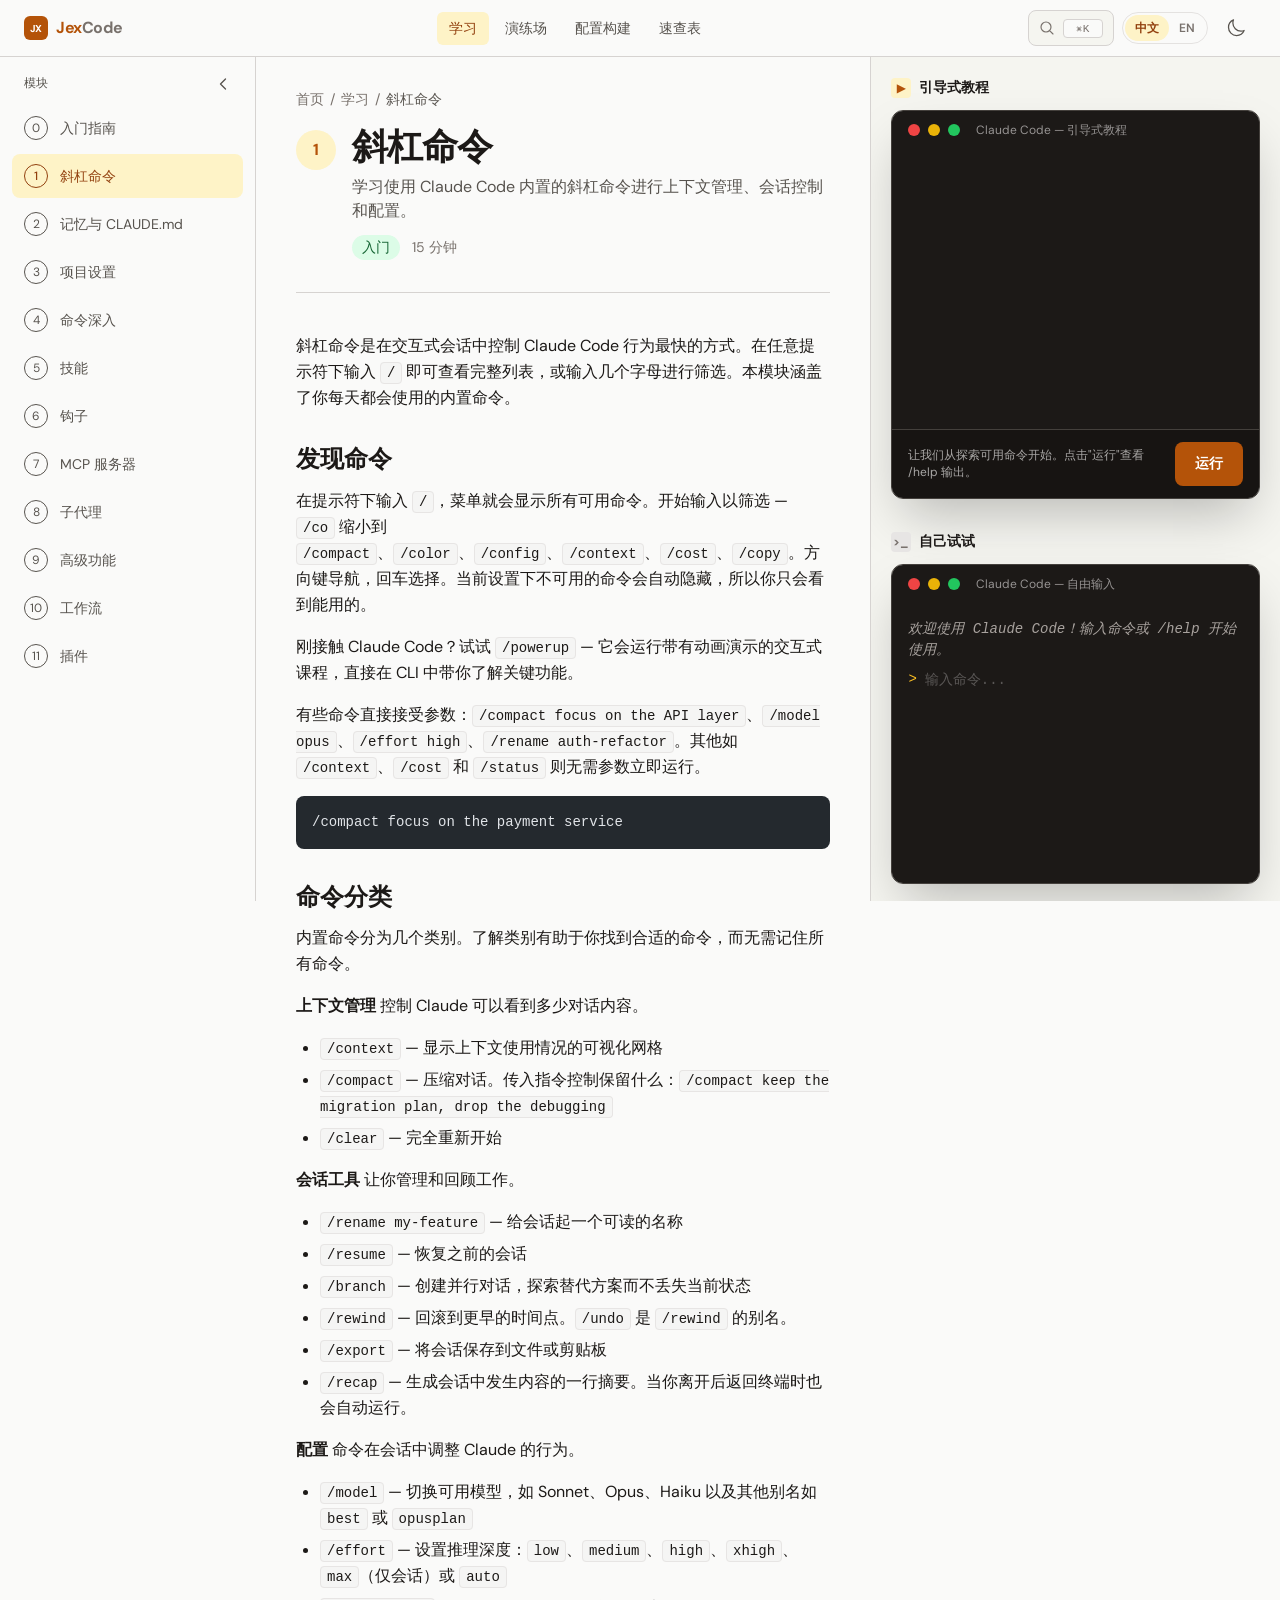
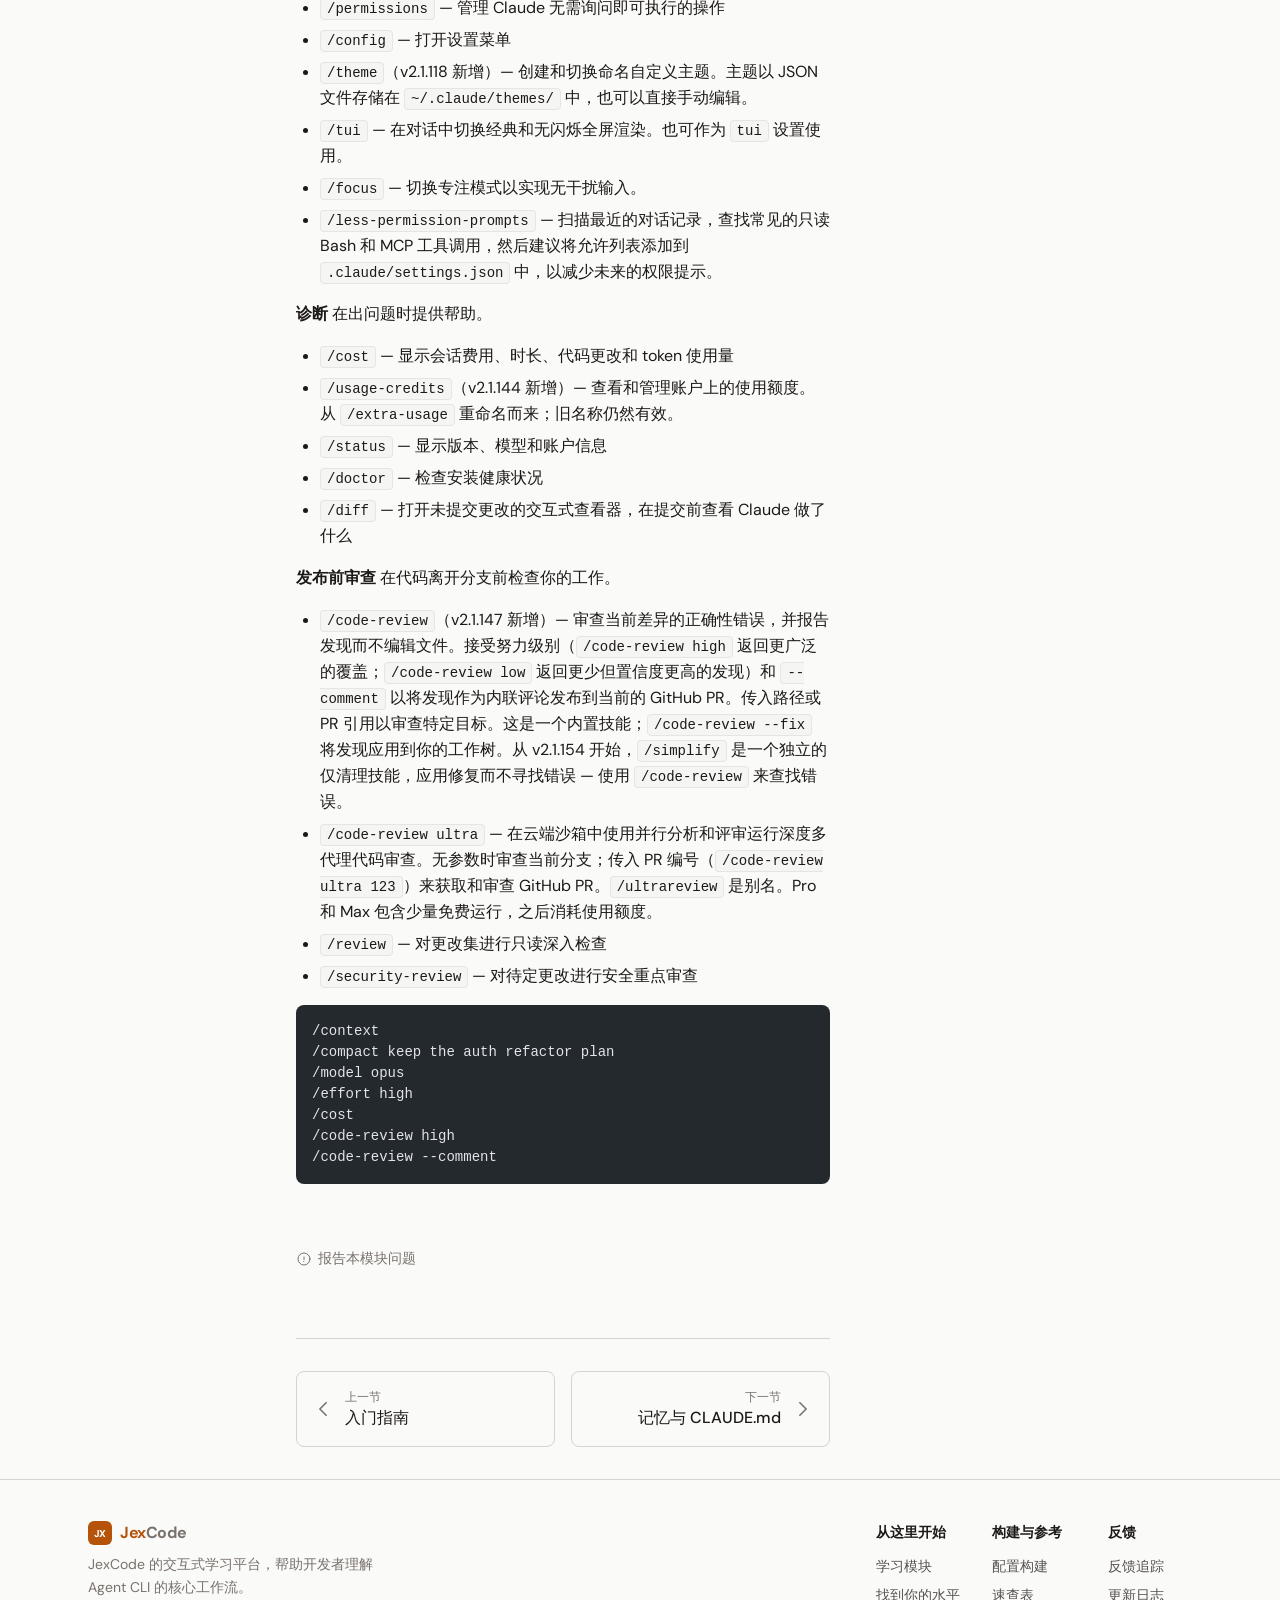
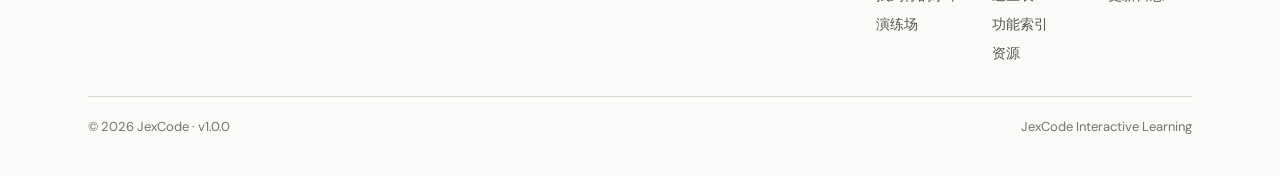
<file: demo-deepseek/index.html>
<!DOCTYPE html>
<html lang="zh-CN" dir="ltr">
<head>
<meta charset="utf-8">
<meta name="viewport" content="width=device-width, initial-scale=1">
<meta name="description" content="学习使用 Claude Code 内置的斜杠命令进行上下文管理、会话控制和配置。">
<title>斜杠命令 — JexCode 学习中心</title>

<!-- Fonts -->
<link rel="preconnect" href="https://fonts.googleapis.com">
<link rel="preconnect" href="https://fonts.gstatic.com" crossorigin>
<link href="https://fonts.googleapis.com/css2?family=DM+Sans:wght@400;500;600;700&family=Source+Serif+4:ital,opsz,wght@0,8..60,400;0,8..60,500;0,8..60,600;1,8..60,400&display=swap" rel="stylesheet">
<style>
@font-face {
  font-family: 'JetBrains Mono';
  src: url('https://claude.nagdy.me/fonts/JetBrainsMono-Regular.woff2') format('woff2');
  font-display: swap;
}

/* ===== CSS Variables (Light) ===== */
:root {
  --font-sans: "DM Sans", ui-sans-serif, system-ui, -apple-system, sans-serif;
  --font-serif: "Source Serif 4", Georgia, "Times New Roman", serif;
  --font-mono: "JetBrains Mono", ui-monospace, "Cascadia Code", "Fira Code", monospace;

  --color-brand: #b45309;
  --color-brand-hover: #92400e;
  --color-brand-light: #fbbf24;
  --color-brand-light-hover: #fcd34d;
  --color-brand-subtle: #fef3c7;
  --color-brand-subtle-dark: #451a03;

  --color-surface: #fafaf9;
  --color-surface-dark: #1c1917;
  --color-surface-elevated: #f5f5f0;
  --color-surface-elevated-dark: #292524;
  --color-surface-muted: #e7e5e4;
  --color-surface-muted-dark: #44403c;

  --color-terminal-bg: #1c1917;
  --color-terminal-text: #e7e5e4;
  --color-terminal-cursor: #fbbf24;
  --color-terminal-selection: #44403c;

  --color-success: #22c55e;
  --color-warning: #eab308;
  --color-error: #ef4444;

  --color-text-primary: #1c1917;
  --color-text-primary-dark: #fafaf9;
  --color-text-secondary: #57534e;
  --color-text-secondary-dark: #d6d3d1;
  --color-text-muted: #78716c;
  --color-text-muted-dark: #a8a29e;

  --color-border: #d6d3d1;
  --color-border-dark: #44403c;

  --color-green-100: #dcfce7;
  --color-green-800: #166534;
  --color-green-900: #14532d;
  --color-stone-100: #f5f5f4;
  --color-stone-200: #e7e5e4;
  --color-stone-300: #d6d3d1;
  --color-stone-400: #a8a29e;
  --color-stone-500: #78716c;
  --color-stone-600: #57534e;
  --color-stone-700: #44403c;
  --color-stone-800: #292524;
  --color-stone-900: #1c1917;
  --color-stone-950: #0c0a09;
  --color-white: #ffffff;
  --color-black: #000000;

  --spacing: 0.25rem;
  --radius-sm: 0.25rem;
  --radius-md: 0.375rem;
  --radius-lg: 0.5rem;
  --radius-xl: 0.75rem;
  --radius-2xl: 1rem;
}

/* ===== Dark Mode ===== */
html.dark {
  --color-surface: #1c1917;
  --color-surface-elevated: #292524;
  --color-surface-muted: #44403c;
  --color-text-primary: #fafaf9;
  --color-text-secondary: #d6d3d1;
  --color-text-muted: #a8a29e;
  --color-border: #44403c;
  --color-brand-subtle: #451a03;
  --color-white: #292524;
  --color-stone-100: #292524;
  --color-stone-200: #44403c;
  --color-stone-800: #1c1917;
  --color-stone-900: #0c0a09;
  --color-green-100: #14532d;
  --color-green-800: #4ade80;
}

/* ===== Base ===== */
*, *::before, *::after {
  box-sizing: border-box;
  margin: 0;
  padding: 0;
}

html {
  -webkit-text-size-adjust: 100%;
  line-height: 1.5;
  font-family: var(--font-sans);
}

body {
  min-height: 100vh;
  display: flex;
  flex-direction: column;
  background: var(--color-surface);
  color: var(--color-text-primary);
}

a { color: inherit; text-decoration: inherit; }
img, svg { vertical-align: middle; display: block; }

/* ===== Skip Link ===== */
.skip-link {
  position: absolute;
  left: -9999px;
  z-index: 999;
  padding: 8px 16px;
  background: var(--color-brand);
  color: white;
  font-size: 14px;
  border-radius: 0 0 var(--radius-md) 0;
}
.skip-link:focus { left: 0; }

/* ===== Header ===== */
.header {
  position: sticky;
  top: 0;
  z-index: 40;
  border-bottom: 1px solid var(--color-border);
  background: var(--color-surface);
  backdrop-filter: blur(8px);
}
html.dark .header {
  border-color: var(--color-border-dark);
  background: var(--color-surface-dark);
}
.header-inner {
  max-width: 90rem;
  margin: 0 auto;
  height: 3.5rem;
  display: flex;
  align-items: center;
  justify-content: space-between;
  padding: 0 1rem;
}
@media (min-width: 64rem) {
  .header-inner { padding: 0 1.5rem; }
}
.logo {
  display: flex;
  align-items: center;
  gap: 0.5rem;
  font-size: 1rem;
  font-weight: 700;
  letter-spacing: -0.025em;
  color: var(--color-text-primary);
}
.logo-icon {
  width: 24px;
  height: 24px;
  flex-shrink: 0;
  display: flex;
  align-items: center;
  justify-content: center;
  border-radius: 6px;
  background: var(--color-brand);
  color: white;
  font-size: 10px;
  font-weight: 800;
  letter-spacing: -0.06em;
}
.logo-brand { color: var(--color-brand); }
html.dark .logo-brand { color: var(--color-brand-light); }
.logo-muted { color: var(--color-text-muted); }

/* Desktop nav */
.desktop-nav { display: none; }
@media (min-width: 64rem) {
  .desktop-nav { display: flex; align-items: center; gap: 0.25rem; }
}
.nav-link {
  border-radius: var(--radius-md);
  padding: 0.375rem 0.75rem;
  font-size: 0.875rem;
  font-weight: 500;
  transition: color 0.15s, background 0.15s;
  color: var(--color-text-secondary);
}
.nav-link:hover { color: var(--color-text-primary); }
.nav-link.active {
  background: var(--color-brand-subtle);
  color: var(--color-brand-hover);
}
html.dark .nav-link.active {
  background: var(--color-brand-subtle-dark);
  color: var(--color-brand-light);
}

/* Header right */
.header-right {
  display: flex;
  align-items: center;
  gap: 0.5rem;
}

.search-pill {
  display: none;
  height: 2.25rem;
  align-items: center;
  gap: 0.5rem;
  border-radius: var(--radius-lg);
  border: 1px solid var(--color-border);
  background: var(--color-surface-elevated);
  padding: 0 0.625rem;
  color: var(--color-text-muted);
  cursor: pointer;
  transition: border-color 0.15s, color 0.15s;
}
.search-pill:hover {
  border-color: rgba(180, 83, 9, 0.4);
  color: var(--color-text-secondary);
}
@media (min-width: 64rem) {
  .search-pill { display: inline-flex; }
}
.search-pill svg { width: 16px; height: 16px; }
.search-shortcut {
  display: inline-block;
  min-width: 2.5rem;
  border-radius: 4px;
  border: 1px solid var(--color-border);
  background: var(--color-surface);
  padding: 0.125rem 0.375rem;
  font-family: var(--font-mono);
  font-size: 11px;
  text-transform: uppercase;
  letter-spacing: 0.05em;
  text-align: center;
  color: var(--color-text-muted);
}
html.dark .search-shortcut {
  border-color: var(--color-border-dark);
  background: var(--color-surface-dark);
}

/* Icon button */
.icon-btn {
  display: flex;
  width: 2.5rem;
  height: 2.5rem;
  align-items: center;
  justify-content: center;
  border-radius: var(--radius-lg);
  color: var(--color-text-secondary);
  cursor: pointer;
  background: none;
  border: none;
  transition: background 0.15s, color 0.15s;
}
.icon-btn:hover {
  background: var(--color-surface-muted);
  color: var(--color-text-primary);
}
html.dark .icon-btn:hover {
  background: var(--color-surface-muted-dark);
}

/* Language switcher */
.lang-switcher {
  display: flex;
  align-items: center;
  border-radius: 999px;
  border: 1px solid rgba(214, 211, 209, 0.6);
  padding: 0.125rem;
}
html.dark .lang-switcher {
  border-color: rgba(68, 64, 60, 0.6);
}
.lang-link {
  border-radius: 999px;
  padding: 0.25rem 0.625rem;
  font-size: 0.75rem;
  font-weight: 600;
  transition: background 0.15s, color 0.15s;
  color: var(--color-text-muted);
  text-decoration: none;
}
.lang-link:hover { color: var(--color-text-primary); }
.lang-link.active {
  background: var(--color-brand-subtle);
  color: var(--color-brand-hover);
}
html.dark .lang-link.active {
  background: var(--color-brand-subtle-dark);
  color: var(--color-brand-light);
}

/* ===== Layout Grid ===== */
.layout-grid {
  flex: 1;
}
@media (min-width: 64rem) {
  .layout-grid {
    display: grid;
    grid-template-columns: 16rem 1fr;
  }
  .layout-grid.has-sidebar-right {
    grid-template-columns: 16rem 1fr;
  }
  .layout-grid .main-with-aside {
    display: grid;
    grid-template-columns: 3fr 2fr;
  }
}

/* ===== Sidebar ===== */
.desktop-sidebar {
  display: none;
}
@media (min-width: 64rem) {
  .desktop-sidebar {
    display: block;
    position: sticky;
    top: 3.5rem;
    height: calc(100vh - 3.5rem);
    overflow-y: auto;
    border-right: 1px solid var(--color-border);
  }
  html.dark .desktop-sidebar {
    border-color: var(--color-border-dark);
  }
}
.sidebar-inner {
  padding: 0.75rem;
}

/* Sidebar nav */
.sidebar-toggle {
  display: flex;
  width: 100%;
  align-items: center;
  justify-content: space-between;
  border-radius: var(--radius-lg);
  padding: 0.375rem 0.75rem;
  font-size: 0.75rem;
  font-weight: 500;
  color: var(--color-text-secondary);
  cursor: pointer;
  background: none;
  border: none;
  transition: background 0.15s, color 0.15s;
  margin-bottom: 0.5rem;
}
.sidebar-toggle:hover {
  background: var(--color-surface-muted);
  color: var(--color-text-primary);
}
html.dark .sidebar-toggle:hover {
  background: var(--color-surface-muted-dark);
}
.sidebar-chevron {
  width: 1rem;
  height: 1rem;
  transition: transform 0.15s;
}

.sidebar-nav-list {
  list-style: none;
  display: flex;
  flex-direction: column;
  gap: 0.25rem;
}
.sidebar-nav-link {
  display: flex;
  min-height: 44px;
  align-items: center;
  gap: 0.75rem;
  border-radius: var(--radius-lg);
  padding: 0.5rem 0.75rem;
  font-size: 0.875rem;
  color: var(--color-text-secondary);
  text-decoration: none;
  transition: background 0.15s, color 0.15s;
}
.sidebar-nav-link:hover {
  background: var(--color-surface-muted);
  color: var(--color-text-primary);
}
html.dark .sidebar-nav-link:hover {
  background: var(--color-surface-muted-dark);
}
.sidebar-nav-link.active {
  background: var(--color-brand-subtle);
  color: var(--color-brand-hover);
  font-weight: 500;
}
html.dark .sidebar-nav-link.active {
  background: var(--color-brand-subtle-dark);
  color: var(--color-brand-light);
}
.sidebar-number {
  display: flex;
  width: 1.5rem;
  height: 1.5rem;
  flex-shrink: 0;
  align-items: center;
  justify-content: center;
  border-radius: 50%;
  border: 1px solid currentColor;
  font-size: 0.75rem;
}
.sidebar-title {
  min-width: 0;
  overflow: hidden;
  text-overflow: ellipsis;
  white-space: nowrap;
}

/* ===== Main Content ===== */
.main-content {
  min-width: 0;
}
.main-inner {
  display: grid;
}
@media (min-width: 64rem) {
  .main-inner {
    grid-template-columns: 3fr 2fr;
  }
}

/* Prose column */
.prose-column {
  min-width: 0;
  padding: 1.5rem 1rem;
}
@media (min-width: 64rem) {
  .prose-column {
    padding: 2rem 2.5rem;
  }
}

/* Module header */
.module-header {
  margin-bottom: 2.5rem;
  border-bottom: 1px solid var(--color-border);
  padding-bottom: 2rem;
}
html.dark .module-header {
  border-color: var(--color-border-dark);
}
.breadcrumb {
  display: flex;
  align-items: center;
  gap: 0.375rem;
  margin-bottom: 1rem;
  font-size: 0.875rem;
  color: var(--color-text-muted);
}
.breadcrumb a { transition: color 0.15s; }
.breadcrumb a:hover { color: var(--color-brand-hover); }
html.dark .breadcrumb a:hover { color: var(--color-brand-light); }
.breadcrumb-current { color: var(--color-text-secondary); }

.module-title-row {
  display: flex;
  align-items: flex-start;
  gap: 1rem;
}
.module-number {
  margin-top: 0.25rem;
  display: flex;
  width: 2.5rem;
  height: 2.5rem;
  flex-shrink: 0;
  align-items: center;
  justify-content: center;
  border-radius: 50%;
  background: var(--color-brand-subtle);
  font-size: 1rem;
  font-weight: 700;
  color: var(--color-brand);
}
html.dark .module-number {
  background: var(--color-brand-subtle-dark);
  color: var(--color-brand-light);
}
.module-title {
  font-family: var(--font-serif);
  font-size: 1.875rem;
  font-weight: 700;
  letter-spacing: -0.025em;
  line-height: 1.15;
  color: var(--color-text-primary);
}
@media (min-width: 64rem) {
  .module-title { font-size: 2.25rem; }
}
.module-desc {
  margin-top: 0.5rem;
  max-width: 32rem;
  color: var(--color-text-secondary);
}
.module-meta {
  margin-top: 0.75rem;
  display: flex;
  flex-wrap: wrap;
  align-items: center;
  gap: 0.75rem;
  font-size: 0.875rem;
}
.badge {
  display: inline-block;
  border-radius: 999px;
  padding: 0.125rem 0.625rem;
  font-weight: 500;
  background: var(--color-green-100);
  color: var(--color-green-800);
}
.module-time {
  color: var(--color-text-muted);
}

/* ===== Prose ===== */
.prose {
  max-width: none;
  font-size: 1rem;
  line-height: 1.625;
  color: var(--color-text-primary);
}
.prose h2 {
  font-family: var(--font-serif);
  font-size: 1.5rem;
  font-weight: 600;
  line-height: 1.35;
  margin-top: 2rem;
  margin-bottom: 0.75rem;
  color: var(--color-text-primary);
}
.prose p {
  margin-bottom: 1rem;
}
.prose code {
  font-family: var(--font-mono);
  font-size: 0.875em;
  background: var(--color-stone-100);
  padding: 0.125rem 0.375rem;
  border-radius: 4px;
  border: 1px solid var(--color-stone-200);
  color: var(--color-text-primary);
}
html.dark .prose code {
  background: var(--color-stone-800);
  border-color: var(--color-stone-700);
}
.prose strong {
  font-weight: 600;
  color: var(--color-text-primary);
}
.prose ul {
  list-style: disc;
  padding-left: 1.5rem;
  margin-bottom: 1rem;
}
.prose li {
  margin-bottom: 0.375rem;
}
.prose a {
  color: var(--color-brand);
  text-decoration: underline;
  text-underline-offset: 2px;
  transition: color 0.15s;
}
.prose a:hover {
  color: var(--color-brand-hover);
}
html.dark .prose a {
  color: var(--color-brand-light);
}
html.dark .prose a:hover {
  color: var(--color-brand-light-hover);
}

/* Code block */
.code-block {
  overflow-x: auto;
  border-radius: var(--radius-lg);
  background: #24292e;
  color: #e1e4e8;
  margin-bottom: 1rem;
}
.code-block pre {
  padding: 1rem;
  font-family: var(--font-mono);
  font-size: 0.875rem;
  line-height: 1.5;
  overflow-x: auto;
}
.code-block code {
  background: none !important;
  border: none !important;
  padding: 0 !important;
  font-size: inherit !important;
  color: inherit !important;
}

/* ===== Right Panel (Sticky) ===== */
.right-panel {
  display: none;
}
@media (min-width: 64rem) {
  .right-panel {
    display: block;
    position: sticky;
    top: 3.5rem;
    height: calc(100vh - 3.5rem);
    overflow-y: auto;
    border-left: 1px solid var(--color-border);
    background: var(--color-surface-elevated);
  }
  html.dark .right-panel {
    border-color: var(--color-border-dark);
    background: var(--color-surface-elevated-dark);
  }
}
.right-panel-inner {
  padding: 1.25rem;
}
.right-panel-section {
  margin-bottom: 2rem;
}
.section-title {
  display: flex;
  align-items: center;
  gap: 0.5rem;
  margin-bottom: 0.75rem;
  font-size: 0.875rem;
  font-weight: 600;
  color: var(--color-text-primary);
}
.section-icon {
  display: flex;
  width: 1.25rem;
  height: 1.25rem;
  align-items: center;
  justify-content: center;
  border-radius: 4px;
  font-size: 0.75rem;
  font-weight: 700;
}
.section-icon.brand {
  background: var(--color-brand-subtle);
  color: var(--color-brand);
}
html.dark .section-icon.brand {
  background: var(--color-brand-subtle-dark);
  color: var(--color-brand-light);
}
.section-icon.muted {
  background: var(--color-surface-muted);
  color: var(--color-text-muted);
}
html.dark .section-icon.muted {
  background: var(--color-surface-muted-dark);
}

/* ===== Terminal Simulator ===== */
.terminal {
  overflow: hidden;
  border-radius: var(--radius-xl);
  border: 1px solid #44403c;
  box-shadow: 0 25px 50px -12px rgba(0,0,0,0.25);
}
.terminal-titlebar {
  display: flex;
  align-items: center;
  gap: 0.5rem;
  background: #1c1917;
  padding: 0.625rem 1rem;
}
.terminal-dot {
  width: 0.75rem;
  height: 0.75rem;
  border-radius: 50%;
}
.terminal-dot.red { background: #ef4444; }
.terminal-dot.yellow { background: #eab308; }
.terminal-dot.green { background: #22c55e; }
.terminal-label {
  margin-left: 0.5rem;
  font-size: 0.75rem;
  color: rgba(231, 229, 228, 0.6);
  font-family: var(--font-sans);
}
.terminal-body {
  background: #1c1917;
  padding: 1rem;
  font-family: var(--font-mono);
  font-size: 0.875rem;
  min-height: 280px;
  max-height: 480px;
  overflow-y: auto;
  color: #e7e5e4;
  line-height: 1.5;
}
.terminal-body .welcome {
  color: #a8a29e;
  font-style: italic;
  margin-bottom: 0.5rem;
}
.terminal-body .prompt-line {
  display: flex;
  align-items: center;
  gap: 0.5rem;
}
.terminal-body .prompt {
  color: var(--color-brand-light);
  flex-shrink: 0;
  user-select: none;
}
.terminal-input {
  flex: 1;
  background: transparent;
  border: none;
  outline: none;
  font-family: var(--font-mono);
  font-size: 1rem;
  color: #e7e5e4;
  caret-color: #fbbf24;
}
@media (min-width: 64rem) {
  .terminal-input { font-size: 0.875rem; }
}
.terminal-input::placeholder {
  color: rgba(231, 229, 228, 0.3);
}
.terminal-footer {
  display: flex;
  align-items: center;
  justify-content: space-between;
  border-top: 1px solid #44403c;
  background: #171412;
  padding: 0.75rem 1rem;
}
.terminal-desc {
  flex: 1;
  font-family: var(--font-sans);
  font-size: 0.75rem;
  color: rgba(231, 229, 228, 0.7);
  line-height: 1.4;
}
.terminal-btn {
  min-height: 44px;
  border-radius: var(--radius-lg);
  background: var(--color-brand);
  padding: 0.5rem 1.25rem;
  font-size: 0.875rem;
  font-weight: 600;
  color: white;
  border: none;
  cursor: pointer;
  white-space: nowrap;
  transition: background 0.15s;
}
.terminal-btn:hover {
  background: var(--color-brand-hover);
}

/* Guided step output */
.terminal-output {
  margin-bottom: 0.5rem;
  white-space: pre-wrap;
  font-family: var(--font-mono);
  font-size: 0.875rem;
  color: #e7e5e4;
  line-height: 1.5;
}

/* ===== Quiz ===== */
.quiz-card {
  border-radius: var(--radius-xl);
  border: 1px solid var(--color-stone-200);
  background: var(--color-white);
  padding: 1.5rem;
}
html.dark .quiz-card {
  border-color: var(--color-stone-700);
  background: rgba(41, 37, 36, 0.5);
}
.quiz-header {
  display: flex;
  align-items: center;
  justify-content: space-between;
  margin-bottom: 1rem;
  font-size: 0.75rem;
  color: var(--color-stone-500);
}
html.dark .quiz-header { color: var(--color-stone-400); }
.quiz-progress {
  height: 0.375rem;
  border-radius: 999px;
  background: var(--color-stone-100);
  margin-bottom: 1.5rem;
  overflow: hidden;
}
html.dark .quiz-progress { background: var(--color-stone-700); }
.quiz-progress-bar {
  height: 100%;
  border-radius: 999px;
  background: var(--color-brand);
  transition: width 0.3s;
}
.quiz-question {
  margin-bottom: 1rem;
  font-size: 1rem;
  font-weight: 500;
  color: var(--color-stone-900);
  line-height: 1.5;
}
html.dark .quiz-question { color: var(--color-stone-100); }
.quiz-options {
  display: flex;
  flex-direction: column;
  gap: 0.5rem;
}
.quiz-option {
  display: flex;
  width: 100%;
  align-items: flex-start;
  gap: 0.75rem;
  border-radius: var(--radius-lg);
  border: 1px solid var(--color-stone-200);
  padding: 0.75rem;
  font-size: 0.875rem;
  text-align: left;
  cursor: pointer;
  transition: border-color 0.15s;
  color: var(--color-stone-800);
  background: transparent;
}
html.dark .quiz-option {
  border-color: var(--color-stone-600);
  color: var(--color-stone-200);
}
.quiz-option:hover {
  border-color: var(--color-brand-light-hover);
}
html.dark .quiz-option:hover {
  border-color: var(--color-brand-hover);
}
.quiz-radio {
  margin-top: 0.125rem;
  display: flex;
  width: 1.25rem;
  height: 1.25rem;
  flex-shrink: 0;
  align-items: center;
  justify-content: center;
  border-radius: 50%;
  border: 2px solid var(--color-stone-300);
}
html.dark .quiz-radio {
  border-color: var(--color-stone-600);
}

/* ===== Templates ===== */
.template-card {
  border-radius: var(--radius-xl);
  border: 1px solid var(--color-border);
  background: var(--color-white);
  padding: 1rem;
  box-shadow: 0 1px 3px rgba(0,0,0,0.05);
  margin-bottom: 1.5rem;
}
html.dark .template-card {
  border-color: var(--color-border-dark);
  background: var(--color-stone-800);
}
.template-header {
  display: flex;
  flex-direction: column;
  gap: 0.5rem;
  margin-bottom: 0.75rem;
}
@media (min-width: 40rem) {
  .template-header {
    flex-direction: row;
    align-items: flex-start;
    justify-content: space-between;
  }
}
.template-name {
  font-size: 1rem;
  font-weight: 600;
  color: var(--color-text-primary);
}
.template-desc {
  margin-top: 0.25rem;
  font-size: 0.875rem;
  color: var(--color-text-secondary);
}
.template-lang {
  display: inline-block;
  border-radius: 4px;
  background: var(--color-stone-100);
  padding: 0.125rem 0.375rem;
  font-family: var(--font-mono);
  font-size: 0.75rem;
  color: var(--color-stone-600);
  white-space: nowrap;
  flex-shrink: 0;
}
html.dark .template-lang {
  background: var(--color-stone-800);
  color: var(--color-stone-300);
}
.template-code-wrap {
  position: relative;
  overflow-x: auto;
  border-radius: var(--radius-lg);
  border: 1px solid var(--color-stone-700);
  background: var(--color-stone-900);
}
.template-code {
  padding: 1rem 2.5rem 1rem 1rem;
  font-family: var(--font-mono);
  font-size: 0.875rem;
  color: var(--color-stone-100);
  line-height: 1.5;
  white-space: pre-wrap;
}
.copy-btn {
  position: absolute;
  top: 0.5rem;
  right: 0.5rem;
  display: inline-flex;
  align-items: center;
  border-radius: var(--radius-md);
  padding: 0.375rem;
  opacity: 0.6;
  cursor: pointer;
  color: var(--color-stone-400);
  background: transparent;
  border: none;
  transition: opacity 0.15s, color 0.15s;
}
.copy-btn:hover {
  opacity: 1;
  color: var(--color-stone-100);
}
.copy-btn svg { width: 1rem; height: 1rem; }
.share-btn {
  display: inline-flex;
  align-items: center;
  gap: 0.25rem;
  margin-top: 0.25rem;
  font-size: 0.875rem;
  color: var(--color-text-muted);
  cursor: pointer;
  background: none;
  border: none;
  transition: color 0.15s;
}
.share-btn:hover { color: var(--color-brand); }
.share-btn svg { width: 0.875rem; height: 0.875rem; }
html.dark .share-btn:hover { color: var(--color-brand-light); }

/* ===== Report Link ===== */
.report-link {
  display: inline-flex;
  align-items: center;
  gap: 0.375rem;
  margin-top: 3rem;
  font-size: 0.875rem;
  color: var(--color-text-muted);
  text-decoration: none;
  transition: color 0.15s;
}
.report-link:hover { color: var(--color-brand); }
.report-link svg { width: 1rem; height: 1rem; }
html.dark .report-link:hover { color: var(--color-brand-light); }

/* ===== Prev/Next Nav ===== */
.module-nav {
  margin-top: 4rem;
  display: grid;
  gap: 1rem;
  border-top: 1px solid var(--color-border);
  padding-top: 2rem;
  grid-template-columns: 1fr 1fr;
}
html.dark .module-nav {
  border-color: var(--color-border-dark);
}
.module-nav-link {
  display: flex;
  align-items: center;
  gap: 0.75rem;
  border-radius: var(--radius-lg);
  border: 1px solid var(--color-border);
  padding: 1rem;
  text-decoration: none;
  transition: border-color 0.15s, background 0.15s;
}
.module-nav-link:hover {
  border-color: var(--color-brand);
  background: rgba(254, 243, 199, 0.3);
}
html.dark .module-nav-link {
  border-color: var(--color-border-dark);
}
html.dark .module-nav-link:hover {
  border-color: var(--color-brand-light);
  background: rgba(69, 26, 3, 0.3);
}
.module-nav-link.next {
  justify-content: flex-end;
  text-align: right;
}
.module-nav-label {
  display: block;
  font-size: 0.75rem;
  color: var(--color-text-muted);
}
.module-nav-text {
  font-weight: 500;
  color: var(--color-text-primary);
  transition: color 0.15s;
}
.module-nav-link:hover .module-nav-text {
  color: var(--color-brand-hover);
}
html.dark .module-nav-link:hover .module-nav-text {
  color: var(--color-brand-light);
}
.module-nav-arrow {
  width: 1.25rem;
  height: 1.25rem;
  flex-shrink: 0;
  color: var(--color-text-muted);
  transition: transform 0.15s;
}
.module-nav-link:hover .module-nav-arrow.prev {
  transform: translateX(-0.125rem);
}
.module-nav-link:hover .module-nav-arrow.next {
  transform: translateX(0.125rem);
}

/* ===== Footer ===== */
.footer {
  border-top: 1px solid var(--color-border);
}
html.dark .footer {
  border-color: var(--color-border-dark);
}
.footer-inner {
  max-width: 72rem;
  margin: 0 auto;
  padding: 2.5rem 1rem;
}
@media (min-width: 64rem) {
  .footer-inner { padding: 2.5rem 1.5rem; }
}
.footer-top {
  display: flex;
  flex-direction: column;
  gap: 2rem;
}
@media (min-width: 64rem) {
  .footer-top {
    flex-direction: row;
    align-items: flex-start;
    justify-content: space-between;
  }
}
.footer-brand {
  max-width: 20rem;
}
.footer-brand-text {
  margin-top: 0.5rem;
  font-size: 0.875rem;
  line-height: 1.625;
  color: var(--color-text-muted);
}
.footer-nav {
  display: grid;
  gap: 2rem;
  grid-template-columns: repeat(2, 1fr);
}
@media (min-width: 64rem) {
  .footer-nav {
    grid-template-columns: repeat(3, 1fr);
  }
}
.footer-nav-section-title {
  font-size: 0.875rem;
  font-weight: 600;
  color: var(--color-text-primary);
}
.footer-nav-list {
  list-style: none;
  margin-top: 0.75rem;
  display: flex;
  flex-direction: column;
  gap: 0.5rem;
  font-size: 0.875rem;
  color: var(--color-text-secondary);
}
.footer-nav-list a {
  transition: color 0.15s;
  text-decoration: none;
}
.footer-nav-list a:hover { color: var(--color-brand); }
html.dark .footer-nav-list a:hover { color: var(--color-brand-light); }
.footer-bottom {
  margin-top: 2rem;
  display: flex;
  flex-direction: column;
  gap: 0.25rem;
  border-top: 1px solid var(--color-border);
  padding-top: 1.25rem;
  font-size: 13px;
  color: var(--color-text-muted);
}
@media (min-width: 64rem) {
  .footer-bottom {
    flex-direction: row;
    align-items: center;
    justify-content: space-between;
  }
}
html.dark .footer-bottom {
  border-color: var(--color-border-dark);
}
.footer-bottom a {
  text-decoration: underline;
  text-underline-offset: 2px;
  transition: color 0.15s;
}
.footer-bottom a:hover { color: var(--color-brand); }
html.dark .footer-bottom a:hover { color: var(--color-brand-light); }

/* ===== Mobile ===== */
.mobile-only { display: block; }
@media (min-width: 64rem) {
  .mobile-only { display: none !important; }
}
.desktop-only { display: none; }
@media (min-width: 64rem) {
  .desktop-only { display: block; }
}

/* ===== Dark mode toggle icons ===== */
.sun-icon { display: none; }
.dark .sun-icon { display: block; }
.dark .moon-icon { display: none; }
.moon-icon { display: block; }

/* ===== Responsive tweaks ===== */
@media (max-width: 63.999rem) {
  .main-inner { display: block; }
  .prose-column { padding: 1.5rem 1rem; }
}
</style>
</head>
<body>

<!-- Skip link -->
<a href="#main-content" class="skip-link">跳到主要内容</a>

<!-- ===== Header ===== -->
<header class="header" aria-label="网站页眉">
  <div class="header-inner">
    <a href="/" class="logo">
      <span class="logo-icon">JX</span>
      <span><span class="logo-brand">Jex</span><span class="logo-muted">Code</span></span>
    </a>

    <nav class="desktop-nav" aria-label="主导航">
      <a href="/learn" class="nav-link active">学习</a>
      <a href="/playground" class="nav-link">演练场</a>
      <a href="/build" class="nav-link">配置构建</a>
      <a href="/reference" class="nav-link">速查表</a>
    </nav>

    <div class="header-right">
      <button class="search-pill" aria-label="搜索 (⌘K)">
        <svg fill="none" viewBox="0 0 24 24" stroke-width="1.75" stroke="currentColor">
          <path stroke-linecap="round" stroke-linejoin="round" d="M21 21l-4.35-4.35M10.5 18a7.5 7.5 0 100-15 7.5 7.5 0 000 15z"/>
        </svg>
        <span class="search-shortcut">⌘K</span>
      </button>

      <nav class="lang-switcher" aria-label="语言">
        <span class="lang-link active">中文</span>
        <a href="#" class="lang-link">EN</a>
      </nav>

      <button id="darkModeToggle" class="icon-btn" aria-label="切换深色模式">
        <svg class="sun-icon" fill="none" viewBox="0 0 24 24" stroke-width="1.5" stroke="currentColor" width="20" height="20">
          <path stroke-linecap="round" stroke-linejoin="round" d="M12 3v2.25m6.364.386l-1.591 1.591M21 12h-2.25m-.386 6.364l-1.591-1.591M12 18.75V21m-4.773-4.227l-1.591 1.591M5.25 12H3m4.227-4.773L5.636 5.636M15.75 12a3.75 3.75 0 11-7.5 0 3.75 3.75 0 017.5 0z"/>
        </svg>
        <svg class="moon-icon" fill="none" viewBox="0 0 24 24" stroke-width="1.5" stroke="currentColor" width="20" height="20">
          <path stroke-linecap="round" stroke-linejoin="round" d="M21.752 15.002A9.718 9.718 0 0118 15.75c-5.385 0-9.75-4.365-9.75-9.75 0-1.33.266-2.597.748-3.752A9.753 9.753 0 003 11.25C3 16.635 7.365 21 12.75 21a9.753 9.753 0 009.002-5.998z"/>
        </svg>
      </button>

      <button id="mobileMenuToggle" class="icon-btn mobile-only" aria-label="打开导航菜单" aria-expanded="false">
        <svg fill="none" viewBox="0 0 24 24" stroke-width="1.5" stroke="currentColor" width="20" height="20">
          <path stroke-linecap="round" stroke-linejoin="round" d="M3.75 6.75h16.5M3.75 12h16.5m-16.5 5.25h16.5"/>
        </svg>
      </button>
    </div>
  </div>
</header>

<!-- ===== Layout ===== -->
<div class="layout-grid" id="layoutGrid">
  <!-- Desktop Sidebar -->
  <aside class="desktop-sidebar" id="desktopSidebar">
    <nav class="sidebar-inner" aria-label="模块导航">
      <div>
        <button class="sidebar-toggle" id="sidebarCollapseToggle" aria-label="切换侧边栏">
          <span>模块</span>
          <svg class="sidebar-chevron" fill="none" viewBox="0 0 24 24" stroke-width="2" stroke="currentColor">
            <path stroke-linecap="round" stroke-linejoin="round" d="M15.75 19.5L8.25 12l7.5-7.5"/>
          </svg>
        </button>
        <ul class="sidebar-nav-list">
          <li><a href="#" class="sidebar-nav-link"><span class="sidebar-number">0</span><span class="sidebar-title">入门指南</span></a></li>
          <li><a href="#" class="sidebar-nav-link active"><span class="sidebar-number">1</span><span class="sidebar-title">斜杠命令</span></a></li>
          <li><a href="#" class="sidebar-nav-link"><span class="sidebar-number">2</span><span class="sidebar-title">记忆与 CLAUDE.md</span></a></li>
          <li><a href="#" class="sidebar-nav-link"><span class="sidebar-number">3</span><span class="sidebar-title">项目设置</span></a></li>
          <li><a href="#" class="sidebar-nav-link"><span class="sidebar-number">4</span><span class="sidebar-title">命令深入</span></a></li>
          <li><a href="#" class="sidebar-nav-link"><span class="sidebar-number">5</span><span class="sidebar-title">技能</span></a></li>
          <li><a href="#" class="sidebar-nav-link"><span class="sidebar-number">6</span><span class="sidebar-title">钩子</span></a></li>
          <li><a href="#" class="sidebar-nav-link"><span class="sidebar-number">7</span><span class="sidebar-title">MCP 服务器</span></a></li>
          <li><a href="#" class="sidebar-nav-link"><span class="sidebar-number">8</span><span class="sidebar-title">子代理</span></a></li>
          <li><a href="#" class="sidebar-nav-link"><span class="sidebar-number">9</span><span class="sidebar-title">高级功能</span></a></li>
          <li><a href="#" class="sidebar-nav-link"><span class="sidebar-number">10</span><span class="sidebar-title">工作流</span></a></li>
          <li><a href="#" class="sidebar-nav-link"><span class="sidebar-number">11</span><span class="sidebar-title">插件</span></a></li>
        </ul>
      </div>
    </nav>
  </aside>

  <!-- Main Content -->
  <main class="main-content" id="main-content" tabindex="-1">
    <div class="main-inner">
      <!-- Prose Column -->
      <div class="prose-column">
        <!-- Module header -->
        <div class="module-header">
          <nav class="breadcrumb" aria-label="面包屑导航">
            <a href="/">首页</a>
            <span aria-hidden="true">/</span>
            <a href="/learn">学习</a>
            <span aria-hidden="true">/</span>
            <span class="breadcrumb-current" aria-current="page">斜杠命令</span>
          </nav>
          <div class="module-title-row">
            <span class="module-number">1</span>
            <div>
              <h1 class="module-title">斜杠命令</h1>
              <p class="module-desc">学习使用 Claude Code 内置的斜杠命令进行上下文管理、会话控制和配置。</p>
              <div class="module-meta">
                <span class="badge">入门</span>
                <span class="module-time">15 分钟</span>
              </div>
            </div>
          </div>
        </div>

        <!-- Prose content -->
        <article class="prose">
          <p>斜杠命令是在交互式会话中控制 Claude Code 行为最快的方式。在任意提示符下输入 <code>/</code> 即可查看完整列表，或输入几个字母进行筛选。本模块涵盖了你每天都会使用的内置命令。</p>

          <h2 id="discovering-commands">发现命令</h2>
          <p>在提示符下输入 <code>/</code>，菜单就会显示所有可用命令。开始输入以筛选 — <code>/co</code> 缩小到 <code>/compact</code>、<code>/color</code>、<code>/config</code>、<code>/context</code>、<code>/cost</code>、<code>/copy</code>。方向键导航，回车选择。当前设置下不可用的命令会自动隐藏，所以你只会看到能用的。</p>
          <p>刚接触 Claude Code？试试 <code>/powerup</code> — 它会运行带有动画演示的交互式课程，直接在 CLI 中带你了解关键功能。</p>
          <p>有些命令直接接受参数：<code>/compact focus on the API layer</code>、<code>/model opus</code>、<code>/effort high</code>、<code>/rename auth-refactor</code>。其他如 <code>/context</code>、<code>/cost</code> 和 <code>/status</code> 则无需参数立即运行。</p>

          <div class="code-block">
            <pre><code><span>/compact focus on the payment service</span></code></pre>
          </div>

          <h2 id="command-categories">命令分类</h2>
          <p>内置命令分为几个类别。了解类别有助于你找到合适的命令，而无需记住所有命令。</p>

          <p><strong>上下文管理</strong> 控制 Claude 可以看到多少对话内容。</p>
          <ul>
            <li><code>/context</code> — 显示上下文使用情况的可视化网格</li>
            <li><code>/compact</code> — 压缩对话。传入指令控制保留什么：<code>/compact keep the migration plan, drop the debugging</code></li>
            <li><code>/clear</code> — 完全重新开始</li>
          </ul>

          <p><strong>会话工具</strong> 让你管理和回顾工作。</p>
          <ul>
            <li><code>/rename my-feature</code> — 给会话起一个可读的名称</li>
            <li><code>/resume</code> — 恢复之前的会话</li>
            <li><code>/branch</code> — 创建并行对话，探索替代方案而不丢失当前状态</li>
            <li><code>/rewind</code> — 回滚到更早的时间点。<code>/undo</code> 是 <code>/rewind</code> 的别名。</li>
            <li><code>/export</code> — 将会话保存到文件或剪贴板</li>
            <li><code>/recap</code> — 生成会话中发生内容的一行摘要。当你离开后返回终端时也会自动运行。</li>
          </ul>

          <p><strong>配置</strong> 命令在会话中调整 Claude 的行为。</p>
          <ul>
            <li><code>/model</code> — 切换可用模型，如 Sonnet、Opus、Haiku 以及其他别名如 <code>best</code> 或 <code>opusplan</code></li>
            <li><code>/effort</code> — 设置推理深度：<code>low</code>、<code>medium</code>、<code>high</code>、<code>xhigh</code>、<code>max</code>（仅会话）或 <code>auto</code></li>
            <li><code>/permissions</code> — 管理 Claude 无需询问即可执行的操作</li>
            <li><code>/config</code> — 打开设置菜单</li>
            <li><code>/theme</code>（v2.1.118 新增）— 创建和切换命名自定义主题。主题以 JSON 文件存储在 <code>~/.claude/themes/</code> 中，也可以直接手动编辑。</li>
            <li><code>/tui</code> — 在对话中切换经典和无闪烁全屏渲染。也可作为 <code>tui</code> 设置使用。</li>
            <li><code>/focus</code> — 切换专注模式以实现无干扰输入。</li>
            <li><code>/less-permission-prompts</code> — 扫描最近的对话记录，查找常见的只读 Bash 和 MCP 工具调用，然后建议将允许列表添加到 <code>.claude/settings.json</code> 中，以减少未来的权限提示。</li>
          </ul>

          <p><strong>诊断</strong> 在出问题时提供帮助。</p>
          <ul>
            <li><code>/cost</code> — 显示会话费用、时长、代码更改和 token 使用量</li>
            <li><code>/usage-credits</code>（v2.1.144 新增）— 查看和管理账户上的使用额度。从 <code>/extra-usage</code> 重命名而来；旧名称仍然有效。</li>
            <li><code>/status</code> — 显示版本、模型和账户信息</li>
            <li><code>/doctor</code> — 检查安装健康状况</li>
            <li><code>/diff</code> — 打开未提交更改的交互式查看器，在提交前查看 Claude 做了什么</li>
          </ul>

          <p><strong>发布前审查</strong> 在代码离开分支前检查你的工作。</p>
          <ul>
            <li><code>/code-review</code>（v2.1.147 新增）— 审查当前差异的正确性错误，并报告发现而不编辑文件。接受努力级别（<code>/code-review high</code> 返回更广泛的覆盖；<code>/code-review low</code> 返回更少但置信度更高的发现）和 <code>--comment</code> 以将发现作为内联评论发布到当前的 GitHub PR。传入路径或 PR 引用以审查特定目标。这是一个内置技能；<code>/code-review --fix</code> 将发现应用到你的工作树。从 v2.1.154 开始，<code>/simplify</code> 是一个独立的仅清理技能，应用修复而不寻找错误 — 使用 <code>/code-review</code> 来查找错误。</li>
            <li><code>/code-review ultra</code> — 在云端沙箱中使用并行分析和评审运行深度多代理代码审查。无参数时审查当前分支；传入 PR 编号（<code>/code-review ultra 123</code>）来获取和审查 GitHub PR。<code>/ultrareview</code> 是别名。Pro 和 Max 包含少量免费运行，之后消耗使用额度。</li>
            <li><code>/review</code> — 对更改集进行只读深入检查</li>
            <li><code>/security-review</code> — 对待定更改进行安全重点审查</li>
          </ul>

          <div class="code-block">
            <pre><code><span>/context</span>
<span>/compact keep the auth refactor plan</span>
<span>/model opus</span>
<span>/effort high</span>
<span>/cost</span>
<span>/code-review high</span>
<span>/code-review --comment</span></code></pre>
          </div>
        </article>

        <!-- Report link -->
        <a href="#" class="report-link">
          <svg fill="none" viewBox="0 0 24 24" stroke-width="1.5" stroke="currentColor">
            <path stroke-linecap="round" stroke-linejoin="round" d="M12 9v3.75m9-.75a9 9 0 1 1-18 0 9 9 0 0 1 18 0Zm-9 3.75h.008v.008H12v-.008Z"/>
          </svg>
          报告本模块问题
        </a>

        <!-- Prev / Next -->
        <nav class="module-nav" aria-label="模块导航">
          <a href="#" class="module-nav-link">
            <svg class="module-nav-arrow prev" fill="none" viewBox="0 0 24 24" stroke-width="2" stroke="currentColor">
              <path stroke-linecap="round" stroke-linejoin="round" d="M15.75 19.5L8.25 12l7.5-7.5"/>
            </svg>
            <div>
              <span class="module-nav-label">上一节</span>
              <span class="module-nav-text">入门指南</span>
            </div>
          </a>
          <a href="#" class="module-nav-link next">
            <div>
              <span class="module-nav-label">下一节</span>
              <span class="module-nav-text">记忆与 CLAUDE.md</span>
            </div>
            <svg class="module-nav-arrow next" fill="none" viewBox="0 0 24 24" stroke-width="2" stroke="currentColor">
              <path stroke-linecap="round" stroke-linejoin="round" d="M8.25 4.5l7.5 7.5-7.5 7.5"/>
            </svg>
          </a>
        </nav>
      </div>

      <!-- Right Panel (Desktop only) -->
      <aside class="right-panel" aria-label="互动面板">
        <div class="right-panel-inner">
          <div class="right-panel-section">
            <h3 class="section-title">
              <span class="section-icon brand">▶</span>
              引导式教程
            </h3>
            <!-- Terminal: Guided -->
            <div class="terminal" role="application" aria-label="斜杠命令引导式教程">
              <div class="terminal-titlebar">
                <span class="terminal-dot red"></span>
                <span class="terminal-dot yellow"></span>
                <span class="terminal-dot green"></span>
                <span class="terminal-label">Claude Code — 引导式教程</span>
              </div>
              <div class="terminal-body" id="guidedTerminalBody">
                <div class="terminal-output" id="guidedOutput"></div>
              </div>
              <div class="terminal-footer">
                <p class="terminal-desc" id="guidedDesc">让我们从探索可用命令开始。点击"运行"查看 /help 输出。</p>
                <button class="terminal-btn" id="guidedRunBtn">运行</button>
              </div>
            </div>
          </div>

          <div class="right-panel-section">
            <h3 class="section-title">
              <span class="section-icon muted">&gt;_</span>
              自己试试
            </h3>
            <!-- Terminal: Free Type -->
            <div class="terminal" role="application" aria-label="斜杠命令自由输入终端">
              <div class="terminal-titlebar">
                <span class="terminal-dot red"></span>
                <span class="terminal-dot yellow"></span>
                <span class="terminal-dot green"></span>
                <span class="terminal-label">Claude Code — 自由输入</span>
              </div>
              <div class="terminal-body">
                <div class="welcome">欢迎使用 Claude Code！输入命令或 /help 开始使用。</div>
                <div id="freeTypeOutput"></div>
                <div class="prompt-line" style="margin-top:0.5rem;">
                  <span class="prompt">&gt;</span>
                  <input type="text" class="terminal-input" id="freeTypeInput" placeholder="输入命令..." aria-label="终端命令输入" autocomplete="off" spellcheck="false">
                </div>
              </div>
            </div>
          </div>

          <div class="right-panel-section">
            <h3 class="section-title">
              <span class="section-icon brand">?</span>
              检查你的理解
            </h3>
            <div class="quiz-card" id="quizCard">
              <div class="quiz-header">
                <span id="quizCounter">第 1 题，共 7 题</span>
                <span id="quizPercent">0%</span>
              </div>
              <div class="quiz-progress">
                <div class="quiz-progress-bar" id="quizProgressBar" style="width:0%"></div>
              </div>
              <p class="quiz-question" id="quizQuestion">当你在 Claude Code 中运行 /compact 时会发生什么？</p>
              <div class="quiz-options" id="quizOptions" role="radiogroup"></div>
              <div id="quizResult" style="margin-top: 1rem;"></div>
            </div>
          </div>

          <div class="right-panel-section">
            <section aria-label="斜杠命令模板">
              <h3 class="section-title" style="font-size:1rem;margin-bottom:1rem;">斜杠命令模板</h3>

              <!-- Template 1 -->
              <div class="template-card">
                <div class="template-header">
                  <div>
                    <h4 class="template-name">专注与检查工作流</h4>
                    <p class="template-desc">在开始实施之前，用于引导 Claude 了解仓库的斜杠命令序列。</p>
                  </div>
                  <span class="template-lang">markdown</span>
                </div>
                <div class="template-code-wrap" aria-label="专注与检查工作流模板代码">
                  <button class="copy-btn" aria-label="复制专注与检查工作流模板" onclick="navigator.clipboard?.writeText('/context\nRead `README.md`, `CLAUDE.md`, and `package.json`, then summarize the project conventions before making changes.\n')">
                    <svg fill="none" viewBox="0 0 24 24" stroke-width="2" stroke="currentColor">
                      <path stroke-linecap="round" stroke-linejoin="round" d="M15.666 3.888A2.25 2.25 0 0013.5 2.25h-3c-1.03 0-1.9.693-2.166 1.638m7.332 0c.055.194.084.4.084.612v0a.75.75 0 01-.75.75H9.75a.75.75 0 01-.75-.75v0c0-.212.03-.418.084-.612m7.332 0c.646.049 1.288.11 1.927.184 1.1.128 1.907 1.077 1.907 2.185V19.5a2.25 2.25 0 01-2.25 2.25H6.75A2.25 2.25 0 014.5 19.5V6.257c0-1.108.806-2.057 1.907-2.185a48.208 48.208 0 011.927-.184"/>
                    </svg>
                  </button>
                  <div class="template-code">/context
Read `README.md`, `CLAUDE.md`, and `package.json`, then summarize the project conventions before making changes.
</div>
                </div>
                <button class="share-btn" aria-label="分享专注与检查工作流">
                  <svg fill="none" viewBox="0 0 24 24" stroke-width="2" stroke="currentColor">
                    <path stroke-linecap="round" stroke-linejoin="round" d="M13.19 8.688a4.5 4.5 0 011.242 7.244l-4.5 4.5a4.5 4.5 0 01-6.364-6.364l1.757-1.757m9.86-2.282a4.5 4.5 0 00-1.242-7.244l-4.5-4.5a4.5 4.5 0 00-6.364 6.364L4.258 8.07"/>
                  </svg>
                  分享
                </button>
              </div>

              <!-- Template 2 -->
              <div class="template-card">
                <div class="template-header">
                  <div>
                    <h4 class="template-name">任务间上下文重置</h4>
                    <p class="template-desc">完成任务后压缩上下文，以便以干净的状态开始下一个任务。</p>
                  </div>
                  <span class="template-lang">markdown</span>
                </div>
                <div class="template-code-wrap" aria-label="任务间上下文重置模板代码">
                  <button class="copy-btn" aria-label="复制任务间上下文重置模板" onclick="navigator.clipboard?.writeText('/compact summarize what was completed and preserve any open questions, then drop implementation details\n')">
                    <svg fill="none" viewBox="0 0 24 24" stroke-width="2" stroke="currentColor">
                      <path stroke-linecap="round" stroke-linejoin="round" d="M15.666 3.888A2.25 2.25 0 0013.5 2.25h-3c-1.03 0-1.9.693-2.166 1.638m7.332 0c.055.194.084.4.084.612v0a.75.75 0 01-.75.75H9.75a.75.75 0 01-.75-.75v0c0-.212.03-.418.084-.612m7.332 0c.646.049 1.288.11 1.927.184 1.1.128 1.907 1.077 1.907 2.185V19.5a2.25 2.25 0 01-2.25 2.25H6.75A2.25 2.25 0 014.5 19.5V6.257c0-1.108.806-2.057 1.907-2.185a48.208 48.208 0 011.927-.184"/>
                    </svg>
                  </button>
                  <div class="template-code">/compact summarize what was completed and preserve any open questions, then drop implementation details
</div>
                </div>
                <button class="share-btn" aria-label="分享任务间上下文重置">
                  <svg fill="none" viewBox="0 0 24 24" stroke-width="2" stroke="currentColor">
                    <path stroke-linecap="round" stroke-linejoin="round" d="M13.19 8.688a4.5 4.5 0 011.242 7.244l-4.5 4.5a4.5 4.5 0 01-6.364-6.364l1.757-1.757m9.86-2.282a4.5 4.5 0 00-1.242-7.244l-4.5-4.5a4.5 4.5 0 00-6.364 6.364L4.258 8.07"/>
                  </svg>
                  分享
                </button>
              </div>

              <!-- Template 3 -->
              <div class="template-card">
                <div class="template-header">
                  <div>
                    <h4 class="template-name">发布前正确性扫描</h4>
                    <p class="template-desc">在当前差异上运行内置的 /code-review 技能，然后将发现发布到打开的 PR。自 v2.1.147 可用 — 从 /simplify 重命名而来。从 v2.1.154 起 /simplify 是一个独立的仅清理技能。</p>
                  </div>
                  <span class="template-lang">markdown</span>
                </div>
                <div class="template-code-wrap" aria-label="发布前正确性扫描模板代码">
                  <button class="copy-btn" aria-label="复制发布前正确性扫描模板" onclick="navigator.clipboard?.writeText('/code-review high\n# Once the findings look reasonable, post them to the PR:\n/code-review high --comment\n')">
                    <svg fill="none" viewBox="0 0 24 24" stroke-width="2" stroke="currentColor">
                      <path stroke-linecap="round" stroke-linejoin="round" d="M15.666 3.888A2.25 2.25 0 0013.5 2.25h-3c-1.03 0-1.9.693-2.166 1.638m7.332 0c.055.194.084.4.084.612v0a.75.75 0 01-.75.75H9.75a.75.75 0 01-.75-.75v0c0-.212.03-.418.084-.612m7.332 0c.646.049 1.288.11 1.927.184 1.1.128 1.907 1.077 1.907 2.185V19.5a2.25 2.25 0 01-2.25 2.25H6.75A2.25 2.25 0 014.5 19.5V6.257c0-1.108.806-2.057 1.907-2.185a48.208 48.208 0 011.927-.184"/>
                    </svg>
                  </button>
                  <div class="template-code">/code-review high
# Once the findings look reasonable, post them to the PR:
/code-review high --comment
</div>
                </div>
                <button class="share-btn" aria-label="分享发布前正确性扫描">
                  <svg fill="none" viewBox="0 0 24 24" stroke-width="2" stroke="currentColor">
                    <path stroke-linecap="round" stroke-linejoin="round" d="M13.19 8.688a4.5 4.5 0 011.242 7.244l-4.5 4.5a4.5 4.5 0 01-6.364-6.364l1.757-1.757m9.86-2.282a4.5 4.5 0 00-1.242-7.244l-4.5-4.5a4.5 4.5 0 00-6.364 6.364L4.258 8.07"/>
                  </svg>
                  分享
                </button>
              </div>
            </section>
          </div>
        </div>
      </aside>
    </div>
  </main>
</div>

<!-- ===== Footer ===== -->
<footer class="footer">
  <div class="footer-inner">
    <div class="footer-top">
      <div class="footer-brand">
        <a href="/" style="display:inline-flex;align-items:center;gap:0.5rem;font-size:1rem;font-weight:700;letter-spacing:-0.025em;text-decoration:none;color:var(--color-text-primary);">
          <span class="logo-icon">JX</span>
          <span><span class="logo-brand">Jex</span><span style="color:var(--color-text-muted);">Code</span></span>
        </a>
        <p class="footer-brand-text">
          JexCode 的交互式学习平台，帮助开发者理解 Agent CLI 的核心工作流。
        </p>
      </div>
      <nav class="footer-nav" aria-label="页脚导航">
        <section>
          <span class="footer-nav-section-title">从这里开始</span>
          <ul class="footer-nav-list">
            <li><a href="#">学习模块</a></li>
            <li><a href="#">找到你的水平</a></li>
            <li><a href="#">演练场</a></li>
          </ul>
        </section>
        <section>
          <span class="footer-nav-section-title">构建与参考</span>
          <ul class="footer-nav-list">
            <li><a href="#">配置构建</a></li>
            <li><a href="#">速查表</a></li>
            <li><a href="#">功能索引</a></li>
            <li><a href="#">资源</a></li>
          </ul>
        </section>
        <section>
          <span class="footer-nav-section-title">反馈</span>
          <ul class="footer-nav-list">
            <li><a href="#">反馈追踪</a></li>
            <li><a href="#">更新日志</a></li>
          </ul>
        </section>
      </nav>
    </div>
    <div class="footer-bottom">
      <span>© 2026 JexCode · v1.0.0</span>
      <span>JexCode Interactive Learning</span>
    </div>
  </div>
</footer>

<!-- ===== JavaScript ===== -->
<script>
// ===== Dark Mode =====
(function() {
  const STORAGE_KEY = 'jexcode-state';
  let mode = 'system';
  try {
    const raw = localStorage.getItem(STORAGE_KEY);
    if (raw) {
      const state = JSON.parse(raw);
      if (state.preferences && state.preferences.darkMode) {
        mode = state.preferences.darkMode;
      }
    }
  } catch(e) {}
  const prefersDark = window.matchMedia('(prefers-color-scheme: dark)').matches;
  const isDark = mode === 'dark' || (mode === 'system' && prefersDark);
  if (isDark) document.documentElement.classList.add('dark');

  const toggle = document.getElementById('darkModeToggle');
  if (toggle) {
    toggle.addEventListener('click', function() {
      const isDark = document.documentElement.classList.toggle('dark');
      try {
        const raw = localStorage.getItem(STORAGE_KEY);
        const state = raw ? JSON.parse(raw) : {};
        state.preferences = state.preferences || {};
        state.preferences.darkMode = isDark ? 'dark' : 'light';
        localStorage.setItem(STORAGE_KEY, JSON.stringify(state));
      } catch(e) {}
    });
  }
})();

// ===== Guided Tutorial =====
(function() {
  const steps = [
    {
      command: '/help',
      output: '可用斜杠命令：\n  /help         显示此帮助信息\n  /compact      压缩对话历史\n  /clear        开始新对话\n  /memory       编辑 CLAUDE.md 记忆文件\n  /review       审查代码更改\n  /code-review  审查当前差异的正确性错误（技能）\n  /init         初始化项目 CLAUDE.md\n  /cost         显示此会话的 token 使用量\n  /doctor       检查 Claude Code 健康状况\n  /login        切换 Anthropic 账户',
      desc: '让我们从探索可用命令开始。点击"运行"查看 /help 输出。',
      nextLabel: '下一步：尝试 /compact →'
    },
    {
      command: '/theme',
      output: '当前主题：深色（默认）\n\n可用主题：\n  dark       — 默认深色主题\n  light      — 适合明亮环境\n  solarized  — 太阳配色\n  dracula    — 德古拉配色\n\n自定义主题：~/.claude/themes/\n切换：/theme <名称>',
      desc: '/theme 让你切换颜色主题。自定义主题可以以 JSON 文件存储在 ~/.claude/themes/ 中。',
      nextLabel: '下一步：尝试 /compact →'
    },
    {
      command: '/compact',
      output: '对话已压缩。\n之前上下文：15,234 tokens → 2,841 tokens（减少 81%）\n\n保留的摘要：\n- 正在开发一个 React todo 应用\n- 上次编辑：src/components/TodoList.tsx\n- 测试通过：src/__tests__/',
      desc: '/compact 命令节省上下文窗口空间。运行它看看效果。',
      nextLabel: '下一步：检查 /memory →'
    },
    {
      command: '/memory',
      output: '找到 CLAUDE.md 文件：\n\n1. ~/.claude/CLAUDE.md（用户全局）\n   → 包含：首选语言，编码风格\n\n2. ./CLAUDE.md（项目根目录）\n   → 包含：项目约定，测试命令\n\n正在打开 ./CLAUDE.md 编辑器...\n\n提示：CLAUDE.md 文件跨会话持久化指令。\n全局文件适用于任何地方。项目文件是仓库特定的。',
      desc: '/memory 命令让你编辑持久化指令。看看它做什么。',
      nextLabel: '下一步：尝试 /code-review →'
    },
    {
      command: '/code-review',
      output: '审查当前差异（努力级别：中等）...\n\n更改的文件：3\n  M  src/utils/format.ts        (+28, -2)\n  M  src/components/Header.tsx  (+12, -4)\n  M  src/hooks/useAuth.ts        (+9, -3)\n\n发现（高置信度）：\n  src/utils/format.ts:15\n    → 缺少输入验证。formatDate(undefined) 抛出 TypeError。\n  src/hooks/useAuth.ts:28\n    → Promise 拒绝被吞没。.catch(() => null) 隐藏了 401/403。\n\n发现（较低置信度）：\n  src/components/Header.tsx:45\n    → useCallback 依赖数组中缺少 'title'。\n\n3 个发现，涉及 3 个文件。未修改文件。\n提示：传入 --comment 可将这些发布到当前 GitHub PR，\n    或 --fix 以应用修复。v2.1.147 由 /simplify 重命名而来。',
      desc: 'v2.1.146 新增内置技能。审查差异的正确性错误并报告发现，无需编辑文件。传入努力级别（low/medium/high/xhigh/max/ultra）或 --comment 以发布内联 PR 评论。',
      nextLabel: '完成'
    }
  ];

  let currentStep = 0;
  const outputEl = document.getElementById('guidedOutput');
  const descEl = document.getElementById('guidedDesc');
  const btnEl = document.getElementById('guidedRunBtn');

  function renderStep() {
    const step = steps[currentStep];
    descEl.textContent = step.desc;
    btnEl.textContent = step.nextLabel || '下一步';
    outputEl.innerHTML = '';
  }

  function runStep() {
    const step = steps[currentStep];
    outputEl.innerHTML = '<span style="color:#fbbf24;">$ ' + step.command + '</span>\n' + step.output;
    if (currentStep < steps.length - 1) {
      currentStep++;
      renderStep();
    } else {
      btnEl.disabled = true;
      btnEl.style.opacity = '0.5';
      btnEl.textContent = '已完成 ✓';
    }
  }

  if (btnEl) {
    renderStep();
    btnEl.addEventListener('click', runStep);
  }
})();

// ===== Free Type Terminal =====
(function() {
  const responses = {
    '/help': '可用斜杠命令：\n  /help          显示此帮助信息\n  /compact       压缩对话历史\n  /clear         开始新对话\n  /memory        编辑 CLAUDE.md 记忆文件\n  /review        审查代码更改\n  /code-review   审查当前差异的正确性错误（技能，原 /simplify）\n  /security-review 安全重点审查\n  /init          初始化项目 CLAUDE.md\n  /cost          显示 token 使用量\n  /doctor        检查 Claude Code 健康状况\n  /login         切换账户\n  /status        显示当前 git 状态\n  /cd            将会话移至新工作目录（保留提示缓存）\n  /model         切换 Claude 模型\n  /permissions   查看/管理工具权限\n  /config        编辑设置\n  /diff          显示未提交更改\n  /context       显示上下文窗口使用量\n  /branch        分叉对话到并行分支\n  /rewind        回滚到上一条消息\n  /resume        恢复已保存的会话\n  /rename        重命名当前会话\n  /export        导出会话到文件\n  /effort        设置推理深度（low/medium/high/xhigh/max/ultracode）\n  /plan          进入规划模式\n  /btw           提问辅助问题（不加入历史）\n  /batch         跨并行代理拆分工作\n  /loop          按循环间隔运行任务\n  /schedule      创建云备份定时任务\n  /debug         切换详细模式\n  /context       显示上下文窗口使用量\n  /status        显示版本、模型和账户信息\n  /cost          显示会话费用、时长、代码更改和 token 使用量',
    '/compact': '对话已压缩。\n之前上下文：15,234 tokens → 2,841 tokens（减少 81%）\n保留的摘要：\n- 正在处理当前项目\n- 保留了最近的文件编辑\n- 测试结果已延续',
    '/clear': '开始新对话。\n所有上下文已清除。CLAUDE.md 指令仍然有效。',
    '/context': '上下文窗口使用量：\n\n  ████████████████████░░░░░░░░░░  67%\n\n  输入 tokens：   134,521 / 200,000\n  缓存：          42,800（32%）\n  CLAUDE.md：      1,240\n  对话：          90,481\n\n  提示：使用 /compact 在超过 80% 时释放空间。',
    '/model': '当前模型：claude-sonnet-4-6（200k 上下文）\n\n可用模型：\n  ● claude-sonnet-4-6     200k 上下文（当前）\n  ● claude-opus-4-6       1M 上下文\n  ● claude-haiku-4-5      200k 上下文\n\n切换：/model <名称>\n快捷方式：/model opus, /model sonnet, /model haiku',
    '/effort': '推理努力级别：high\n\n可用级别：\n  low      — 快速响应，最小推理\n  medium   — 平衡（默认）\n  high     — 深入分析，彻底推理\n  xhigh    — 超深度推理\n  max      — 最大深度，扩展思考（仅会话）\n  ultracode — xhigh 努力 + 自动工作流编排（v2.1.154+）',
    '/cost': '会话 token 使用量：\n  输入：   42,156 tokens\n  输出：   18,934 tokens\n  缓存：   12,340 tokens（读取），8,200 tokens（写入）\n  总计：  ~$0.23',
    '/doctor': 'Claude Code 健康检查\n\n✓ 认证：有效\n✓ 模型访问：claude-sonnet-4-20250514\n✓ Node.js：v22.12.0\n✓ Git：v2.43.0\n✓ npm：v10.9.0\n✓ 工作目录：干净\n\n所有检查通过！',
    '/status': 'Claude Code v2.1.87\n\n模型：   claude-sonnet-4-6（200k 上下文）\n账户：   user@example.com（Pro）\n努力：   medium\n会话：   auth-refactor（12 条消息）\n\n项目：~/my-project\n分支：  feature/terminal-simulator',
    '/rename': '会话已重命名。\n\n  之前：session-2026-03-28-1430\n  现在：auth-refactor\n\n稍后用以下命令恢复：/resume auth-refactor',
    '/resume': '已保存的会话：\n\n  1. auth-refactor      （2 小时前）    12 条消息\n  2. fix-payment-bug     （昨天）       8 条消息\n  3. database-migration   （3 天前）     24 条消息\n\n恢复：/resume <名称或编号>',
    '/rewind': '对话历史：\n\n  1. [你] 修复登录表单验证\n  2. [Claude] 我将更新验证逻辑...\n  3. [你] 还要添加限流\n  4. [Claude] 添加限流中间件...\n  ► 5. [你] 实际上，撤销限流\n\n回滚到消息 3。消息 4-5 的更改已被撤销。\n之后的文件更改也被还原。',
    '/branch': '对话已分叉。\n\n  main ──● 当前消息\n         ├── branch-1（此分支）\n         └── original（继续独立发展）\n\n你现在在 branch-1 中。两个分支共享到此点的历史。\n使用 /resume 在分支之间切换。',
    '/export': '会话已导出。\n\n  文件：./session-export-2026-03-28.md\n  消息：18\n  大小：12.4 KB\n\n  包含：对话历史，文件更改和工具调用。',
    '/code-review': '审查当前差异（努力级别：中等）...\n\n更改的文件：3\n  M  src/utils/format.ts        (+28, -2)\n  M  src/components/Header.tsx  (+12, -4)\n  M  src/hooks/useAuth.ts        (+9, -3)\n\n发现（高置信度）：\n  src/utils/format.ts:15\n    → 缺少输入验证。formatDate(undefined) 抛出 TypeError。\n  src/hooks/useAuth.ts:28\n    → Promise 拒绝被吞没。.catch(() => null) 隐藏了 401/403。\n\n发现（较低置信度）：\n  src/components/Header.tsx:45\n    → useCallback 依赖数组中缺少 'title'。\n\n3 个发现，涉及 3 个文件。未修改文件。\n提示：传入 --comment 可将这些发布到当前 GitHub PR，或 --fix 以应用修复。'
  };

  const input = document.getElementById('freeTypeInput');
  const output = document.getElementById('freeTypeOutput');

  if (input) {
    input.addEventListener('keydown', function(e) {
      if (e.key === 'Enter') {
        const cmd = this.value.trim();
        if (!cmd) return;
        const resp = responses[cmd] || '未知命令：' + cmd + '\n输入 /help 查看可用命令。';
        const line = document.createElement('div');
        line.style.marginBottom = '0.5rem';
        line.innerHTML = '<span style="color:#fbbf24;">$</span> <span style="color:#e7e5e4;">' + cmd.replace(/</g,'&lt;') + '</span>\n<pre style="white-space:pre-wrap;font-family:inherit;font-size:inherit;color:#a8a29e;margin:0.25rem 0 0 0;">' + resp + '</pre>';
        output.appendChild(line);
        this.value = '';
        output.scrollIntoView({ behavior: 'smooth', block: 'nearest' });
      }
    });
  }
})();

// ===== Quiz =====
(function() {
  const questions = [
    {
      text: '当你在 Claude Code 中运行 /compact 时会发生什么？',
      options: [
        { text: '它会永久删除对话历史', correct: false, explanation: '/compact 压缩对话以节省上下文空间，但不会删除历史。使用 /clear 开始新对话。' },
        { text: '它会压缩当前上下文，并可选指令专注于特定区域', correct: true, explanation: '/compact 减小对话上下文的大小。你可以传入聚焦指令如 \'/compact focus on the auth module\' 来保留最重要的内容。' },
        { text: '它会切换到更小的模型以节省 token', correct: false, explanation: '切换模型请使用 /model。/compact 压缩当前对话上下文而不改变模型。' },
        { text: '它会将会话导出到文件', correct: false, explanation: '要导出一会话，使用 /export。/compact 让你留在会话中但减少上下文窗口使用量。' }
      ]
    },
    {
      text: '/branch 命令的目的是什么？',
      options: [
        { text: '它为你的代码更改创建新的 git 分支', correct: false, explanation: '/branch 创建并行对话分支，而非 git 分支。对于 git 操作，使用 Claude 直接运行 git 命令或将其配置为技能。' },
        { text: '它显示当前 git 分支名称', correct: false, explanation: '要查看 git 分支，运行 bash 命令。/branch 从会话当前点创建并行对话分叉。' },
        { text: '它从当前点创建并行对话，以便你可以并排探索两种方案', correct: true, explanation: '/branch（原 /fork）让你拆分对话，探索不同解决方案而不丢失任一方向。两个分支从同一起点继续。' },
        { text: '它将两个对话合并在一起', correct: false, explanation: '/branch 创建新的并行对话。没有内置命令可以合并对话 — /rewind 用于回到更早的状态。' }
      ]
    },
    {
      text: '/context 显示什么，何时应该检查它？',
      options: [
        { text: '它显示你的 git 上下文（分支、暂存文件、最近提交）', correct: false, explanation: '/context 显示你的上下文窗口使用量，而非 git 上下文。要获取 git 信息，使用 /status 或直接运行 git 命令。' },
        { text: '它显示你的上下文窗口使用情况的可视化网格 — 当响应开始丢失早期上下文时检查它', correct: true, explanation: '/context 显示可视化网格，显示上下文窗口的使用量（绿色/黄色/红色）。当 Claude 似乎忘记早期指令或你已工作一段时间时检查它。超过 80% 时使用 /compact 释放空间。' },
        { text: '它显示哪些 CLAUDE.md 文件已加载到当前会话', correct: false, explanation: '/context 显示整体上下文窗口使用量的可视化网格，而非加载的文件列表。它帮助你决定何时运行 /compact。' },
        { text: '它显示当前项目目录和环境设置', correct: false, explanation: '/context 是关于上下文窗口使用量的，而非项目设置。使用 /status 获取版本和账户信息，或使用 /config 获取设置。' }
      ]
    },
    {
      text: '你想回顾昨天工作的会话。哪些命令帮助你保存和返回会话？',
      options: [
        { text: '/export 保存到文件，/branch 稍后重新打开', correct: false, explanation: '/export 将会话保存到文件或剪贴板供离线阅读。/branch 创建并行对话分叉，不是重新打开会话的方式。使用 /rename 和 /resume 进行保存和返回。' },
        { text: '/rename 给会话起可读的名称，/resume 稍后恢复', correct: true, explanation: '/rename my-feature 给会话起一个难忘的名称。稍后，/resume 显示已保存会话列表，让你继续之前的工作。即使不重命名，会话也会持久化，但名称让它们易于找到。' },
        { text: '/rewind 回到昨天的工作，/clear 重新打开', correct: false, explanation: '/rewind 在当前会话内回滚到更早的时间点，而非跨会话。/clear 开始新对话。使用 /rename 和 /resume 来保存和返回会话。' },
        { text: '会话自动保存 — 只需使用 /export 重新打开', correct: false, explanation: '会话自动保存，但 /export 保存到文件供离线阅读 — 它不重新打开会话。使用 /resume 恢复之前的会话，以及 /rename 先给它起个可读的名称。' }
      ]
    },
    {
      text: '/doctor 检查什么，何时使用它？',
      options: [
        { text: '它检查你的代码是否有错误 — 在提交前使用', correct: false, explanation: '/doctor 检查 Claude Code 的安装健康状况，而非你的代码。代码审查使用 /review 或 /simplify。' },
        { text: '它检查 Claude Code 的安装健康状况（认证、Node.js、git）— 当出现问题时使用', correct: true, explanation: '/doctor 验证认证、模型访问、Node.js 版本、git 安装和其他依赖。当 Claude Code 行为异常或升级后运行它。' },
        { text: '它对项目依赖运行安全审计', correct: false, explanation: '/doctor 检查 Claude Code 自身的安装健康状况，而非项目安全。它验证认证、模型访问和系统依赖。' },
        { text: '它显示上次会话的诊断日志 — 用于调试错误', correct: false, explanation: '调试日志使用 /debug 或 Ctrl+O 启用详细模式。/doctor 是 Claude Code 安装的快速健康检查 — 认证、版本和依赖。' }
      ]
    },
    {
      text: '你读到一份较旧的 Claude Code 指南提到 /extra-usage，但当前文档使用 /usage-credits。发生了什么变化，今天你应该输入哪个？',
      options: [
        { text: '/extra-usage 在 v2.1.144 重命名为 /usage-credits；两者仍然有效，但 /usage-credits 是当前名称', correct: true, explanation: 'v2.1.144 将 "extra usage" 重命名为 "usage credits"，斜杠命令也从 /extra-usage 改为 /usage-credits。旧的 /extra-usage 名称仍然作为别名有效，但新文档、快速模式错误消息和选择器都使用 credits 措辞。' },
        { text: '/usage-credits 和 /extra-usage 是不同的命令 — credits 管理计费，extra-usage 管理超额限制', correct: false, explanation: '它们是同一个命令。v2.1.144 将 /extra-usage 重命名为 /usage-credits 作为 CLI 中一致的 "usage credits" 措辞的一部分。旧名称只是一个别名。' },
        { text: '/extra-usage 在 v2.1.144 中被完全移除 — 现在输入它会报错', correct: false, explanation: '旧名称保留为向后兼容的别名。它仍然有效，但每个提示、选择器和错误消息现在都使用 /usage-credits。' },
        { text: '/usage-credits 替换了 /usage — 它们合并了仪表板和额度管理', correct: false, explanation: '/usage（统一的会话仪表板，合并了 /cost 和 /stats）不受影响。/usage-credits 是用于管理账户使用额度的单独命令，原为 /extra-usage。' }
      ]
    },
    {
      text: '你完成了重构，想要 Claude 在推送前标记任何正确性错误。哪个命令最合适，--comment 标志做什么？',
      options: [
        { text: '/code-review — 默认以仅报告模式审查当前差异（使用 --fix 应用更改）；--comment 将发现作为内联评论发布到当前 GitHub PR', correct: true, explanation: '/code-review 是一个内置技能（v2.1.147 从 /simplify 重命名为 /code-review）。它审查差异并报告发现而不编辑文件 — /code-review --fix 是将发现应用到工作树的变体。--comment 标志将这些发现作为内联评论发布到当前 GitHub PR。你还可以传入努力级别如 `/code-review high` 获得更广泛的覆盖，`/code-review low` 获得更少但置信度更高的发现，或 `/code-review ultra` 进行云端更深度的多代理审查。自 v2.1.154 起，/simplify 运行单独的仅清理审查，应用修复而不寻找错误 — 它不再是 /code-review 的简单别名；要查找错误并应用修复，使用 /code-review --fix。' },
        { text: '/security-review — 运行深度安全审计；--comment 跳过审计直接评论', correct: false, explanation: '/security-review 是用于安全重点审查的，而非一般正确性错误。没有 `--comment skip-the-audit` 的行为。使用 /code-review 进行正确性错误审查，使用 /security-review 关注安全漏洞。' },
        { text: '/diff — 显示更改的行；--comment 打开编辑器让你自己写审查', correct: false, explanation: '/diff 打开未提交更改的交互式查看器 — 它不运行审查也不接受 --comment 标志。/code-review 是审查差异的内置技能，支持 --comment 将发现发布到 GitHub PR。' },
        { text: '/review --comment — Claude 重写代码，在发现问题的地方加上内联 TODO 注释', correct: false, explanation: '/review 和 /code-review 不编辑你的文件。/code-review 以响应形式（或使用 --comment 作为 PR 评论）报告发现；它从不重写代码。如果你想要应用修复，在审查发现后要求 Claude 处理它们。' }
      ]
    }
  ];

  let currentQ = 0;
  const counter = document.getElementById('quizCounter');
  const percent = document.getElementById('quizPercent');
  const bar = document.getElementById('quizProgressBar');
  const question = document.getElementById('quizQuestion');
  const options = document.getElementById('quizOptions');
  const result = document.getElementById('quizResult');

  function renderQuestion() {
    const q = questions[currentQ];
    counter.textContent = '第 ' + (currentQ + 1) + ' 题，共 ' + questions.length + ' 题';
    const pct = Math.round((currentQ / questions.length) * 100);
    percent.textContent = pct + '%';
    bar.style.width = pct + '%';
    question.textContent = q.text;
    options.innerHTML = '';
    result.innerHTML = '';
    q.options.forEach((opt, i) => {
      const btn = document.createElement('button');
      btn.type = 'button';
      btn.role = 'radio';
      btn.setAttribute('aria-checked', 'false');
      btn.className = 'quiz-option';
      btn.innerHTML = '<span class="quiz-radio"></span><span>' + opt.text + '</span>';
      btn.addEventListener('click', function() {
        if (this.disabled) return;
        // Disable all
        options.querySelectorAll('.quiz-option').forEach(b => b.disabled = true);
        // Mark selected
        const radios = options.querySelectorAll('.quiz-radio');
        radios.forEach((r, idx) => {
          if (idx === i) {
            r.style.borderColor = opt.correct ? '#22c55e' : '#ef4444';
            r.style.background = opt.correct ? '#22c55e' : '#ef4444';
            r.innerHTML = opt.correct ? '✓' : '✗';
            r.style.color = 'white';
            r.style.fontSize = '12px';
          }
        });
        // Show explanation
        const correctOpt = q.options.find(o => o.correct);
        result.innerHTML = '<div style="padding:0.75rem;border-radius:0.5rem;' + (opt.correct ? 'background:#f0fdf4;border:1px solid #bbf7d0;color:#166534;' : 'background:#fef2f2;border:1px solid #fecaca;color:#991b1b;') + 'font-size:0.875rem;line-height:1.5;">' +
          (opt.correct ? '✓ 正确！' : '✗ ' + opt.explanation) +
          '</div>';
        if (!opt.correct) {
          result.innerHTML += '<div style="margin-top:0.5rem;padding:0.75rem;border-radius:0.5rem;background:#f0fdf4;border:1px solid #bbf7d0;color:#166534;font-size:0.875rem;line-height:1.5;">✓ 正确答案：' + correctOpt.text + '</div>';
        }
        // Next button
        if (currentQ < questions.length - 1) {
          result.innerHTML += '<button class="terminal-btn" style="margin-top:1rem;width:100%;" onclick="nextQuestion()">下一题 →</button>';
        } else {
          result.innerHTML += '<button class="terminal-btn" style="margin-top:1rem;width:100%;background:#22c55e;" onclick="resetQuiz()">重新开始</button>';
        }
      });
      options.appendChild(btn);
    });
  }

  window.nextQuestion = function() {
    if (currentQ < questions.length - 1) {
      currentQ++;
      renderQuestion();
    }
  };
  window.resetQuiz = function() {
    currentQ = 0;
    renderQuestion();
  };

  renderQuestion();
})();

// ===== Sidebar Collapse =====
(function() {
  const toggle = document.getElementById('sidebarCollapseToggle');
  const sidebar = document.getElementById('desktopSidebar');
  const grid = document.getElementById('layoutGrid');
  if (toggle && sidebar && grid) {
    toggle.addEventListener('click', function() {
      sidebar.classList.toggle('sidebar-collapsed');
      grid.classList.toggle('sidebar-collapsed-grid');
    });
  }
})();
</script>

</body>
</html>
</file>
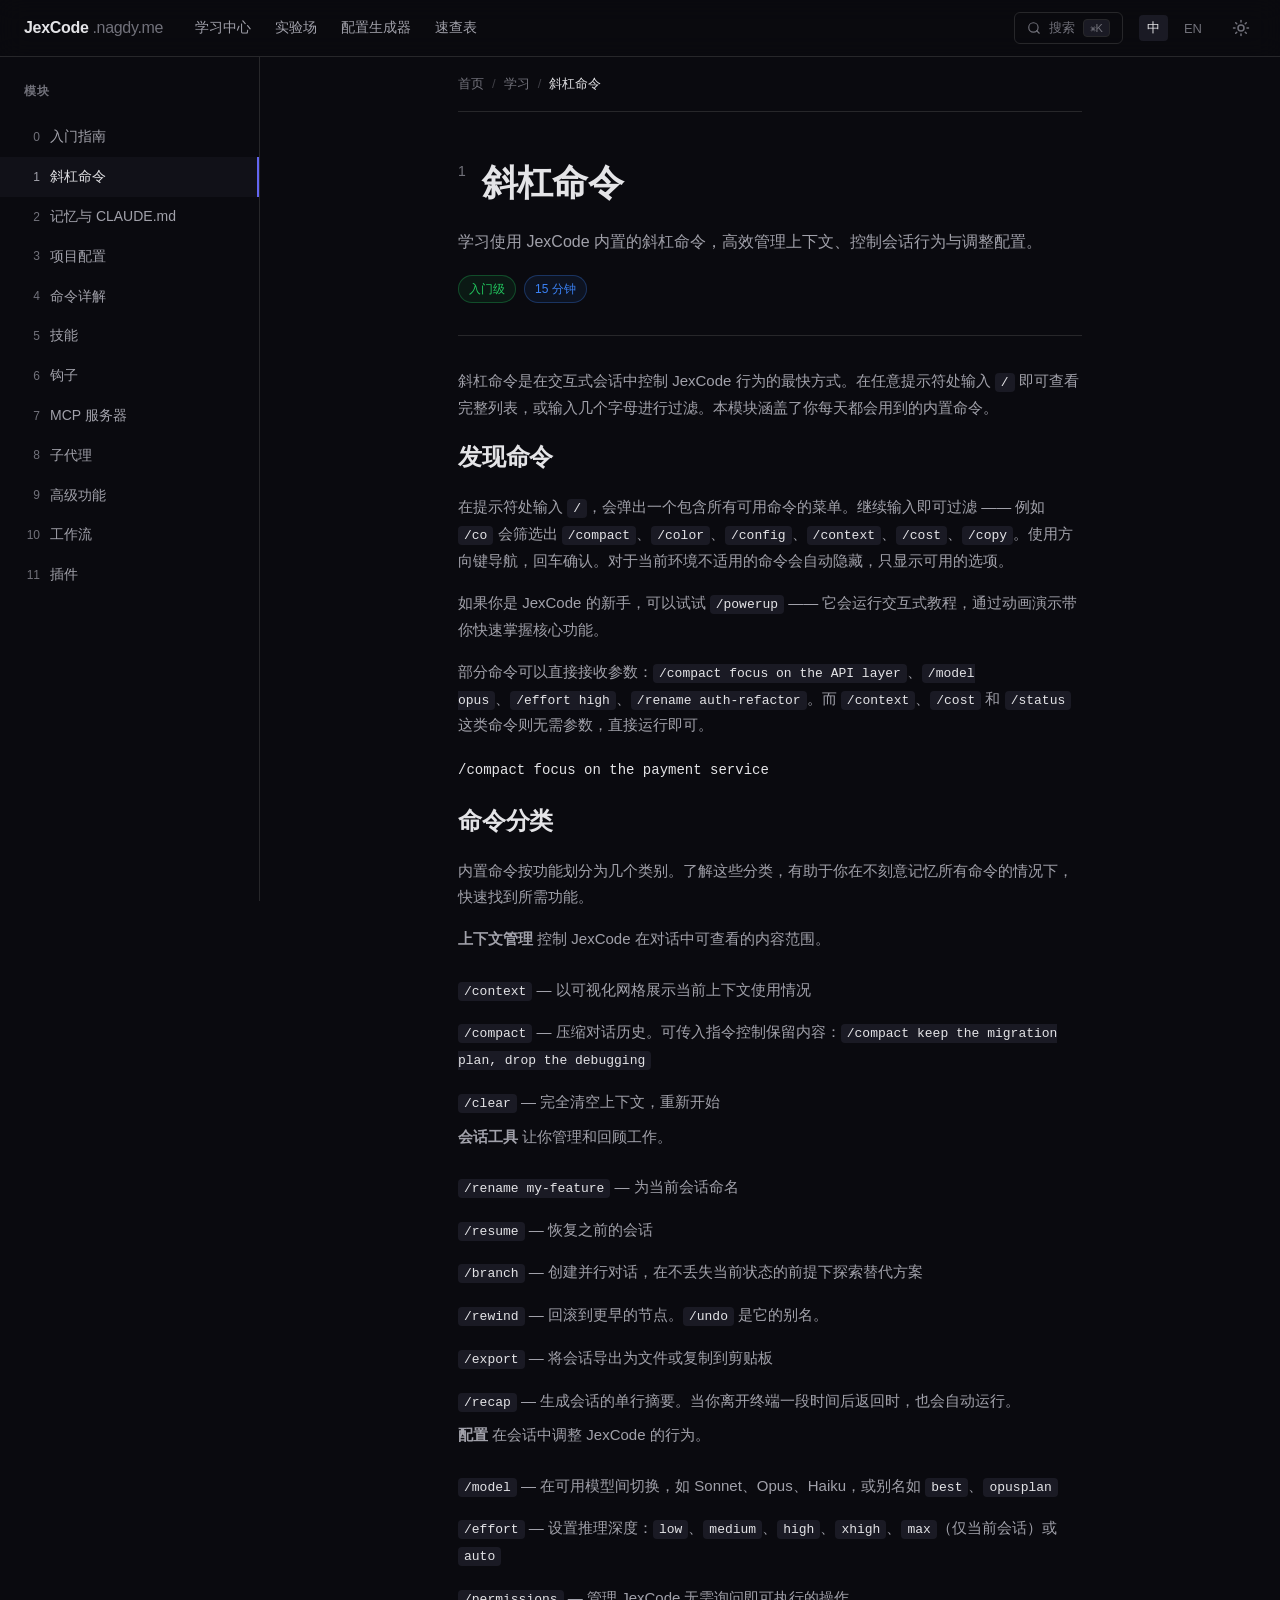
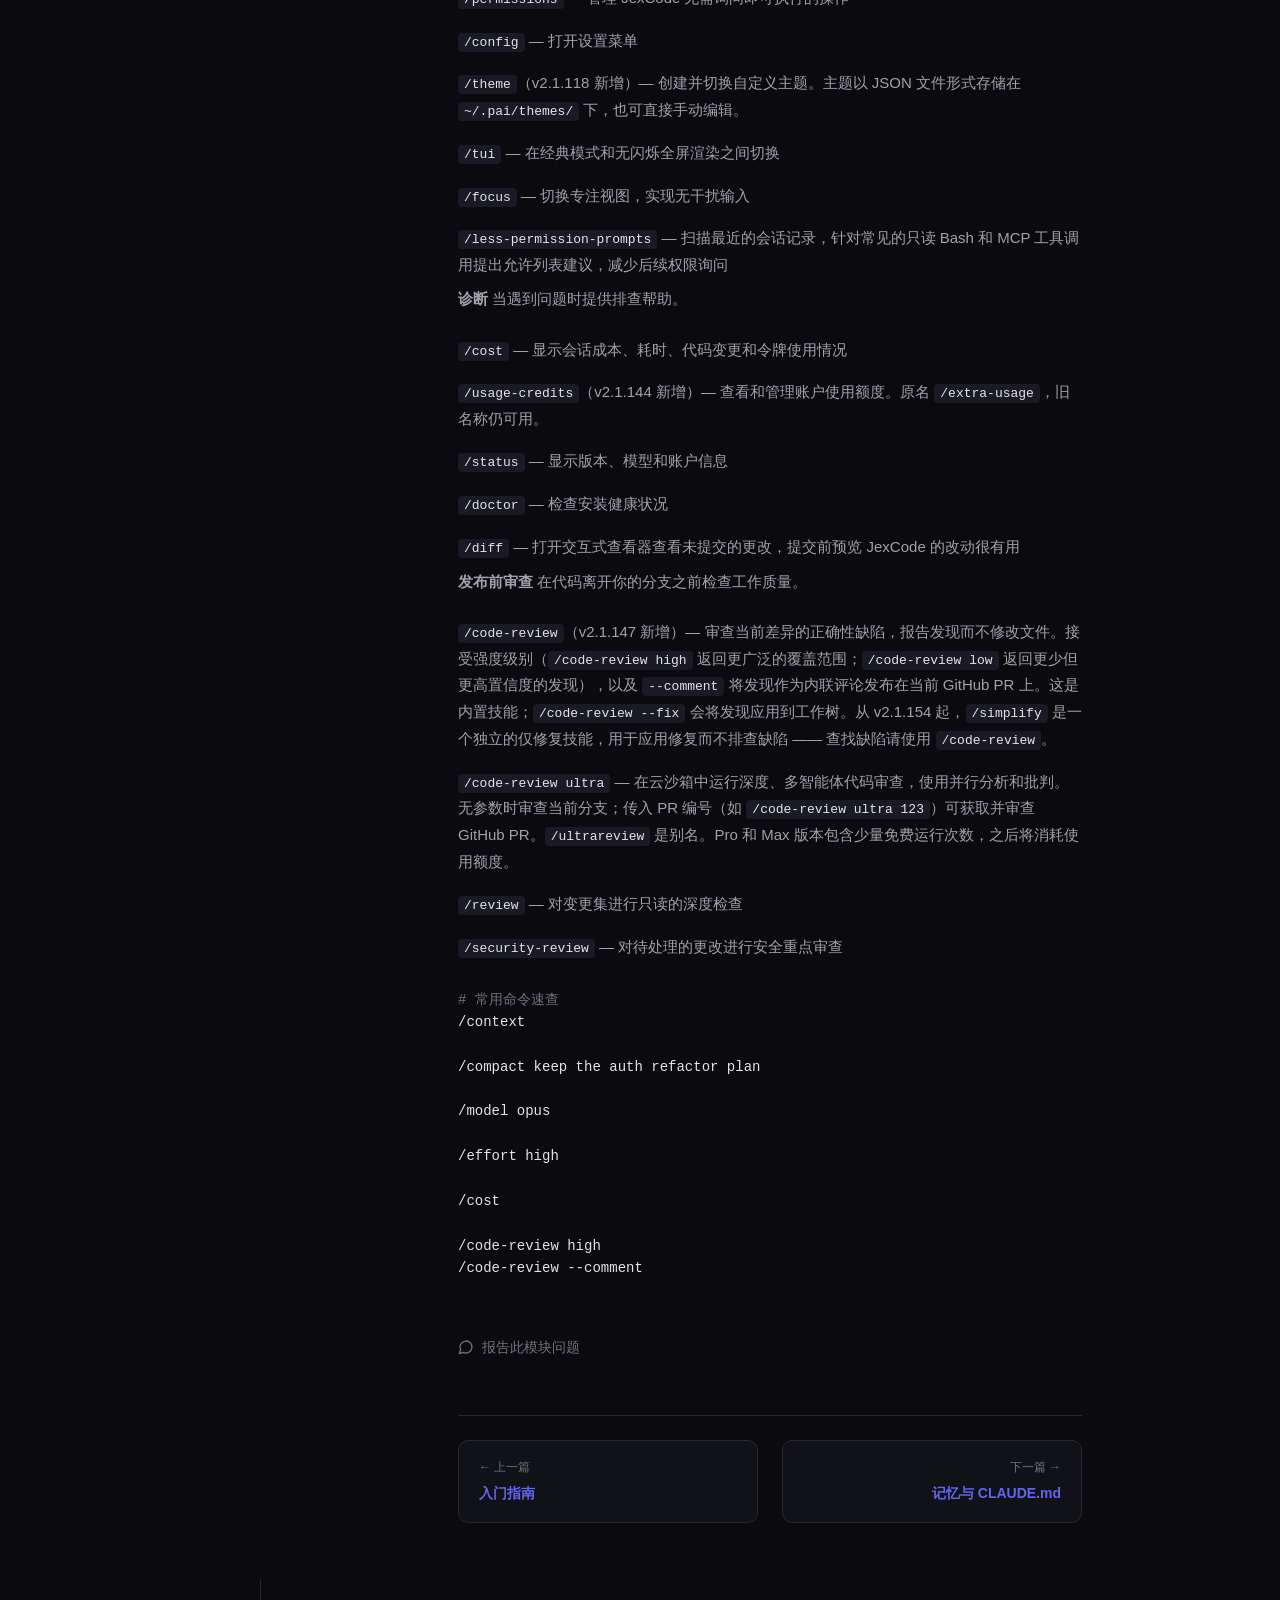
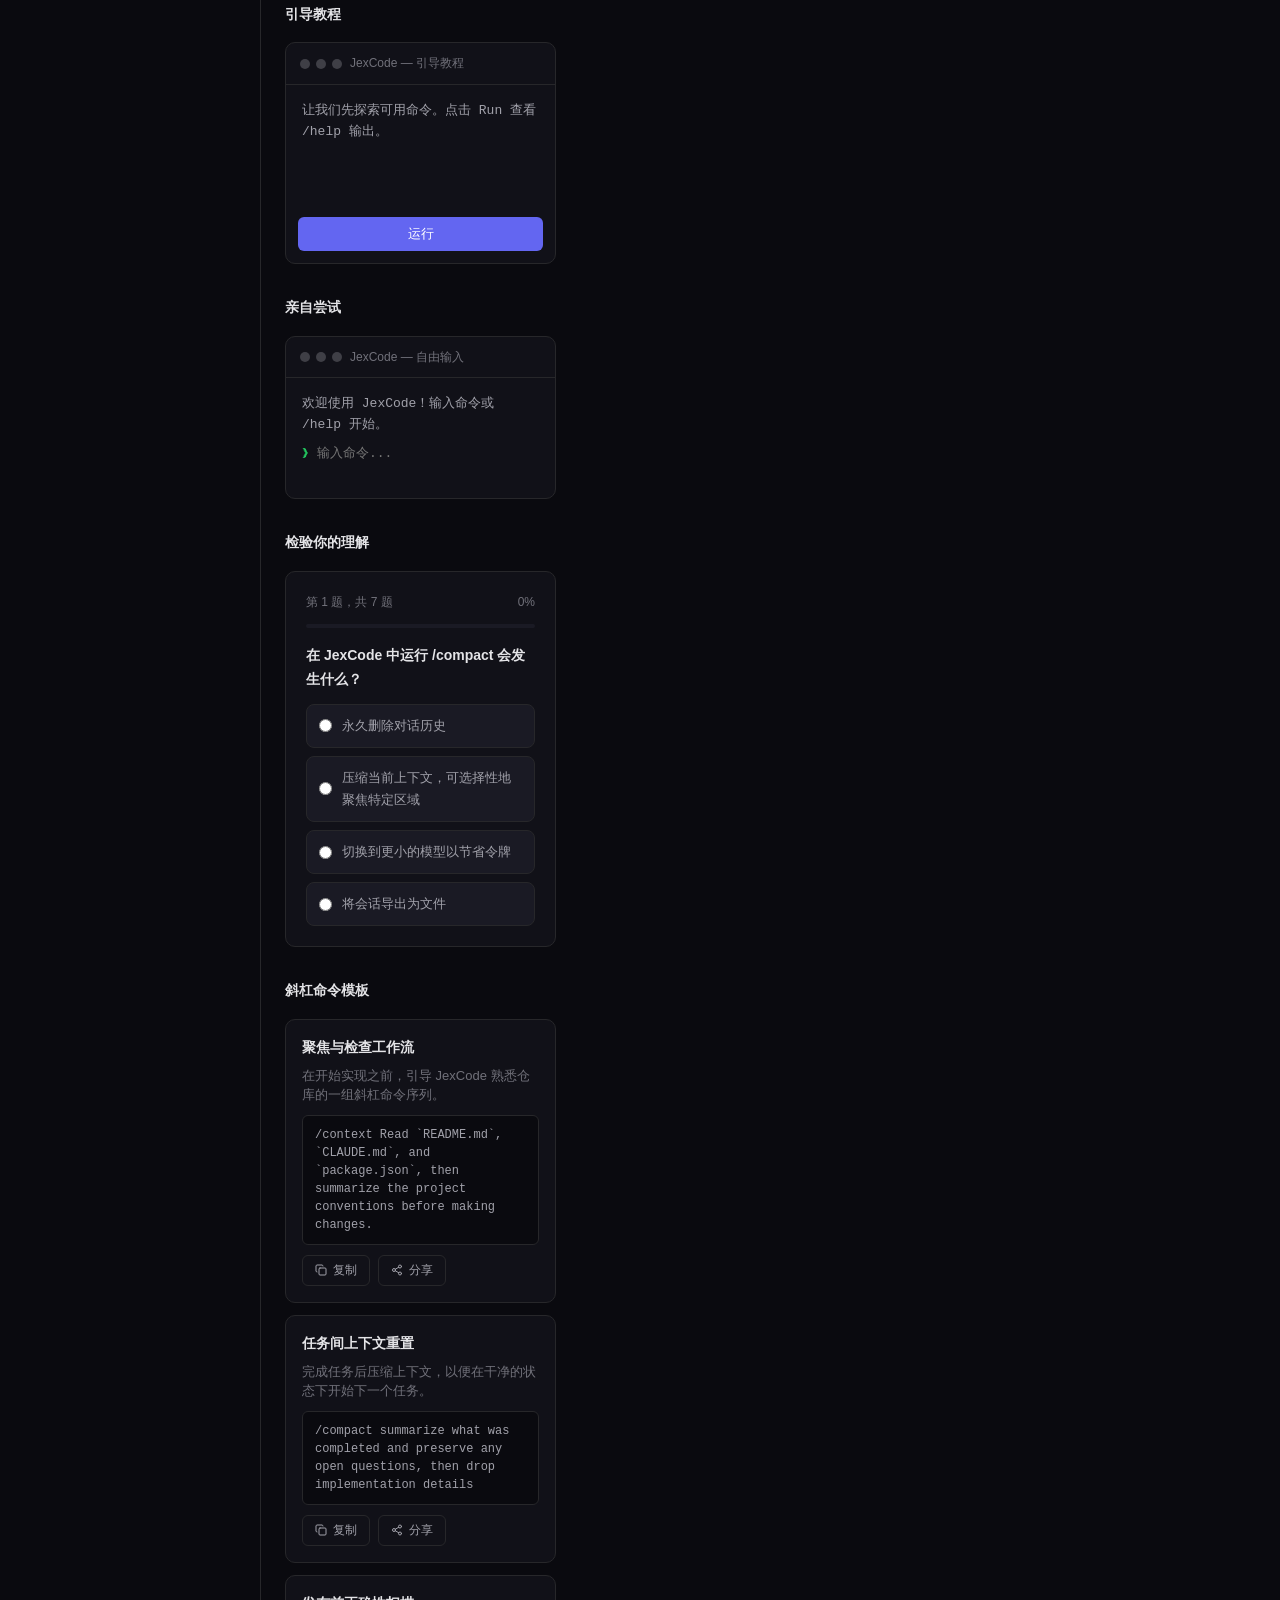
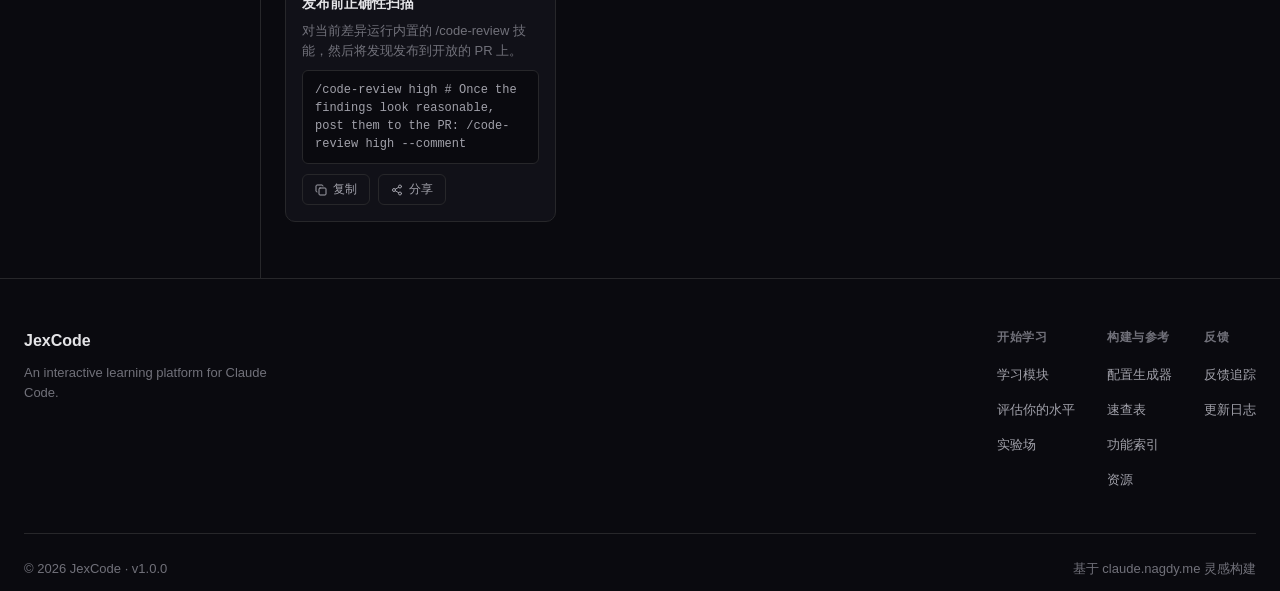
<file: demo-step/index.html>
<!DOCTYPE html>
<html lang="zh-CN">
<head>
  <meta charset="UTF-8">
  <meta name="viewport" content="width=device-width, initial-scale=1.0">
  <title>斜杠命令 — JexCode 学习中心</title>
  <style>
    :root {
      --bg-primary: #0a0a0f;
      --bg-secondary: #111118;
      --bg-tertiary: #1a1a24;
      --text-primary: #e4e4e7;
      --text-secondary: #a1a1aa;
      --text-muted: #71717a;
      --accent: #6366f1;
      --accent-hover: #818cf8;
      --border: #27272a;
      --border-hover: #3f3f46;
      --code-bg: #0d0d14;
      --success: #22c55e;
      --warning: #f59e0b;
      --info: #3b82f6;
    }

    * {
      margin: 0;
      padding: 0;
      box-sizing: border-box;
    }

    body {
      font-family: -apple-system, BlinkMacSystemFont, "Segoe UI", Roboto, "Helvetica Neue", Arial, sans-serif;
      background-color: var(--bg-primary);
      color: var(--text-primary);
      line-height: 1.7;
      -webkit-font-smoothing: antialiased;
      min-height: 100vh;
      display: flex;
      flex-direction: column;
    }

    a {
      color: var(--accent);
      text-decoration: none;
      transition: color 0.2s;
    }

    a:hover {
      color: var(--accent-hover);
    }

    /* Header */
    .site-header {
      border-bottom: 1px solid var(--border);
      background: rgba(10, 10, 15, 0.9);
      backdrop-filter: blur(12px);
      position: sticky;
      top: 0;
      z-index: 50;
    }

    .header-inner {
      max-width: 1440px;
      margin: 0 auto;
      padding: 0 24px;
      height: 56px;
      display: flex;
      align-items: center;
      justify-content: space-between;
    }

    .header-left {
      display: flex;
      align-items: center;
      gap: 32px;
    }

    .logo {
      font-weight: 700;
      font-size: 16px;
      color: var(--text-primary);
      display: flex;
      align-items: center;
      gap: 4px;
      letter-spacing: -0.02em;
    }

    .logo span {
      color: var(--text-muted);
      font-weight: 400;
    }

    .nav-links {
      display: flex;
      gap: 24px;
      align-items: center;
    }

    .nav-links a {
      color: var(--text-secondary);
      font-size: 14px;
      font-weight: 500;
    }

    .nav-links a:hover {
      color: var(--text-primary);
    }

    .header-right {
      display: flex;
      align-items: center;
      gap: 16px;
    }

    .search-btn {
      display: flex;
      align-items: center;
      gap: 8px;
      padding: 6px 12px;
      border: 1px solid var(--border);
      border-radius: 6px;
      background: transparent;
      color: var(--text-muted);
      font-size: 13px;
      cursor: pointer;
      transition: border-color 0.2s;
    }

    .search-btn:hover {
      border-color: var(--border-hover);
      color: var(--text-secondary);
    }

    .search-btn kbd {
      font-family: inherit;
      font-size: 11px;
      padding: 2px 6px;
      border-radius: 4px;
      background: var(--bg-tertiary);
      border: 1px solid var(--border);
    }

    .lang-toggle {
      display: flex;
      align-items: center;
      gap: 8px;
      font-size: 13px;
      color: var(--text-muted);
    }

    .lang-toggle button {
      background: none;
      border: none;
      color: var(--text-muted);
      cursor: pointer;
      font-size: 13px;
      padding: 4px 8px;
      border-radius: 4px;
      transition: color 0.2s;
    }

    .lang-toggle button:hover {
      color: var(--text-secondary);
    }

    .lang-toggle button.active {
      color: var(--text-primary);
      background: var(--bg-tertiary);
    }

    .theme-toggle {
      background: none;
      border: none;
      color: var(--text-muted);
      cursor: pointer;
      padding: 6px;
      border-radius: 6px;
      display: flex;
      align-items: center;
      justify-content: center;
      transition: color 0.2s, background 0.2s;
    }

    .theme-toggle:hover {
      color: var(--text-secondary);
      background: var(--bg-tertiary);
    }

    /* Layout */
    .layout {
      display: flex;
      flex: 1;
      max-width: 1440px;
      margin: 0 auto;
      width: 100%;
    }

    /* Sidebar */
    .sidebar {
      width: 260px;
      border-right: 1px solid var(--border);
      padding: 24px 0;
      position: sticky;
      top: 56px;
      height: calc(100vh - 56px);
      overflow-y: auto;
      flex-shrink: 0;
    }

    .sidebar-header {
      padding: 0 24px 16px;
      display: flex;
      align-items: center;
      justify-content: space-between;
    }

    .sidebar-title {
      font-size: 12px;
      font-weight: 600;
      text-transform: uppercase;
      letter-spacing: 0.05em;
      color: var(--text-muted);
    }

    .sidebar-toggle {
      display: none;
      background: none;
      border: none;
      color: var(--text-muted);
      cursor: pointer;
      padding: 4px;
    }

    .module-list {
      list-style: none;
    }

    .module-list li {
      margin: 0;
    }

    .module-list a {
      display: flex;
      align-items: center;
      gap: 10px;
      padding: 8px 24px;
      color: var(--text-secondary);
      font-size: 14px;
      transition: background 0.15s, color 0.15s;
    }

    .module-list a:hover {
      background: var(--bg-secondary);
      color: var(--text-primary);
    }

    .module-list a.active {
      color: var(--text-primary);
      background: var(--bg-secondary);
      border-right: 2px solid var(--accent);
    }

    .module-num {
      font-size: 12px;
      color: var(--text-muted);
      width: 16px;
      text-align: right;
      flex-shrink: 0;
    }

    .module-list a.active .module-num {
      color: var(--text-secondary);
    }

    /* Main */
    .main {
      flex: 1;
      min-width: 0;
      display: flex;
      flex-direction: column;
    }

    .main-content {
      flex: 1;
      display: flex;
      flex-direction: column;
    }

    .content-wrapper {
      flex: 1;
      padding: 0 48px;
      max-width: 720px;
      margin: 0 auto;
      width: 100%;
    }

    /* Breadcrumb */
    .breadcrumb {
      padding: 16px 0;
      font-size: 13px;
      color: var(--text-muted);
      border-bottom: 1px solid var(--border);
      display: flex;
      align-items: center;
      gap: 8px;
    }

    .breadcrumb a {
      color: var(--text-muted);
    }

    .breadcrumb a:hover {
      color: var(--accent);
    }

    .breadcrumb .sep {
      color: var(--text-muted);
      opacity: 0.5;
    }

    .breadcrumb .current {
      color: var(--text-primary);
    }

    /* Hero */
    .hero {
      padding: 40px 0 32px;
      border-bottom: 1px solid var(--border);
    }

    .hero-header {
      display: flex;
      align-items: flex-start;
      gap: 16px;
      margin-bottom: 16px;
    }

    .hero-num {
      font-size: 14px;
      color: var(--text-muted);
      font-weight: 500;
      margin-top: 8px;
    }

    .hero h1 {
      font-size: 36px;
      font-weight: 700;
      letter-spacing: -0.02em;
      color: var(--text-primary);
    }

    .hero-description {
      font-size: 16px;
      color: var(--text-secondary);
      line-height: 1.6;
      margin-bottom: 20px;
    }

    .meta-tags {
      display: flex;
      gap: 8px;
      flex-wrap: wrap;
    }

    .tag {
      display: inline-flex;
      align-items: center;
      padding: 3px 10px;
      border-radius: 9999px;
      font-size: 12px;
      font-weight: 500;
      border: 1px solid var(--border);
      background: var(--bg-secondary);
      color: var(--text-secondary);
    }

    .tag.beginner {
      border-color: rgba(34, 197, 94, 0.3);
      color: var(--success);
      background: rgba(34, 197, 94, 0.08);
    }

    .tag.time {
      border-color: rgba(59, 130, 246, 0.3);
      color: var(--info);
      background: rgba(59, 130, 246, 0.08);
    }

    /* Content */
    .content {
      padding: 32px 0;
      flex: 1;
    }

    .section {
      margin-bottom: 40px;
    }

    .section h2 {
      font-size: 24px;
      font-weight: 600;
      margin-bottom: 16px;
      letter-spacing: -0.01em;
      color: var(--text-primary);
    }

    .section p {
      color: var(--text-secondary);
      margin-bottom: 16px;
      font-size: 15px;
      line-height: 1.75;
    }

    .section ul {
      list-style: none;
      padding: 0;
    }

    .section ul li {
      padding: 8px 0;
      color: var(--text-secondary);
      font-size: 15px;
      line-height: 1.75;
    }

    .section ul li strong {
      color: var(--text-primary);
      font-weight: 600;
    }

    .section code {
      font-family: "SF Mono", "Fira Code", "Fira Mono", Menlo, Consolas, monospace;
      font-size: 13px;
      background: var(--bg-tertiary);
      padding: 2px 6px;
      border-radius: 4px;
      color: var(--text-primary);
    }

    /* Code block (standalone) */
    .code-block {
      margin: 20px 0;
    }

    .code-block pre {
      font-family: "SF Mono", "Fira Code", "Fira Mono", Menlo, Consolas, monospace;
      font-size: 14px;
      line-height: 1.6;
      color: #e4e4e7;
      white-space: pre-wrap;
      word-break: break-word;
    }

    /* Inline command list */
    .command-list {
      margin: 16px 0;
    }

    .command-item {
      padding: 8px 0;
      display: flex;
      gap: 8px;
      align-items: baseline;
      flex-wrap: wrap;
    }

    .command-item code {
      font-family: "SF Mono", "Fira Code", monospace;
      font-size: 14px;
      color: var(--accent-hover);
      background: none;
      padding: 0;
    }

    .command-item .desc {
      color: var(--text-secondary);
      font-size: 15px;
    }

    /* Module nav */
    .module-nav {
      border-top: 1px solid var(--border);
      padding: 24px 0;
      display: flex;
      justify-content: space-between;
      gap: 24px;
      margin-top: 40px;
    }

    .nav-card {
      flex: 1;
      padding: 16px 20px;
      background: var(--bg-secondary);
      border: 1px solid var(--border);
      border-radius: 10px;
      transition: border-color 0.2s, transform 0.2s;
      text-decoration: none;
      display: block;
    }

    .nav-card:hover {
      border-color: var(--border-hover);
      transform: translateY(-2px);
    }

    .nav-label {
      font-size: 12px;
      color: var(--text-muted);
      margin-bottom: 4px;
    }

    .nav-title {
      font-size: 14px;
      font-weight: 600;
      color: var(--accent);
    }

    .nav-card.next {
      text-align: right;
    }

    .feedback-link {
      display: inline-flex;
      align-items: center;
      gap: 8px;
      padding: 16px 0;
      font-size: 14px;
      color: var(--text-muted);
    }

    .feedback-link:hover {
      color: var(--text-secondary);
    }

    /* Right sidebar */
    .right-sidebar {
      width: 320px;
      border-left: 1px solid var(--border);
      padding: 24px;
      overflow-y: auto;
      flex-shrink: 0;
    }

    .widget {
      margin-bottom: 32px;
    }

    .widget h3 {
      font-size: 14px;
      font-weight: 600;
      margin-bottom: 16px;
      color: var(--text-primary);
    }

    .terminal {
      background: var(--bg-secondary);
      border: 1px solid var(--border);
      border-radius: 10px;
      overflow: hidden;
    }

    .terminal-header {
      padding: 10px 14px;
      border-bottom: 1px solid var(--border);
      font-size: 12px;
      color: var(--text-muted);
      display: flex;
      align-items: center;
      gap: 8px;
    }

    .terminal-dots {
      display: flex;
      gap: 6px;
    }

    .terminal-dot {
      width: 10px;
      height: 10px;
      border-radius: 50%;
      background: var(--border-hover);
    }

    .terminal-body {
      padding: 16px;
      font-family: "SF Mono", "Fira Code", monospace;
      font-size: 13px;
      line-height: 1.6;
      color: var(--text-secondary);
      min-height: 120px;
    }

    .terminal-input-line {
      display: flex;
      align-items: center;
      gap: 8px;
      margin-top: 8px;
    }

    .terminal-prompt {
      color: var(--success);
    }

    .terminal-input {
      flex: 1;
      background: transparent;
      border: none;
      color: var(--text-primary);
      font-family: inherit;
      font-size: inherit;
      outline: none;
    }

    .run-btn {
      margin-top: 12px;
      width: 100%;
      padding: 8px 16px;
      background: var(--accent);
      color: white;
      border: none;
      border-radius: 6px;
      font-size: 13px;
      font-weight: 500;
      cursor: pointer;
      transition: background 0.2s;
    }

    .run-btn:hover {
      background: var(--accent-hover);
    }

    .quiz-widget {
      background: var(--bg-secondary);
      border: 1px solid var(--border);
      border-radius: 10px;
      padding: 20px;
    }

    .quiz-header {
      display: flex;
      justify-content: space-between;
      align-items: center;
      margin-bottom: 12px;
    }

    .quiz-progress-text {
      font-size: 12px;
      color: var(--text-muted);
    }

    .quiz-progress-bar {
      width: 100%;
      height: 4px;
      background: var(--bg-tertiary);
      border-radius: 2px;
      margin-bottom: 16px;
      overflow: hidden;
    }

    .quiz-progress-fill {
      height: 100%;
      background: var(--accent);
      border-radius: 2px;
      transition: width 0.3s;
    }

    .quiz-question {
      font-size: 14px;
      font-weight: 600;
      margin-bottom: 12px;
      color: var(--text-primary);
    }

    .quiz-options {
      display: flex;
      flex-direction: column;
      gap: 8px;
    }

    .quiz-option {
      display: flex;
      align-items: center;
      gap: 10px;
      padding: 10px 12px;
      background: var(--bg-tertiary);
      border: 1px solid var(--border);
      border-radius: 8px;
      cursor: pointer;
      font-size: 13px;
      color: var(--text-secondary);
      transition: border-color 0.2s, color 0.2s;
    }

    .quiz-option:hover {
      border-color: var(--border-hover);
      color: var(--text-primary);
    }

    .quiz-option input[type="radio"] {
      accent-color: var(--accent);
    }

    .template-card {
      background: var(--bg-secondary);
      border: 1px solid var(--border);
      border-radius: 10px;
      padding: 16px;
      margin-bottom: 12px;
    }

    .template-title {
      font-size: 14px;
      font-weight: 600;
      margin-bottom: 6px;
      color: var(--text-primary);
    }

    .template-desc {
      font-size: 13px;
      color: var(--text-muted);
      margin-bottom: 10px;
      line-height: 1.5;
    }

    .template-code {
      background: var(--bg-primary);
      border: 1px solid var(--border);
      border-radius: 6px;
      padding: 10px 12px;
      font-family: "SF Mono", "Fira Code", monospace;
      font-size: 12px;
      line-height: 1.5;
      color: var(--text-secondary);
      margin-bottom: 10px;
      position: relative;
    }

    .template-actions {
      display: flex;
      gap: 8px;
    }

    .template-btn {
      display: flex;
      align-items: center;
      gap: 6px;
      padding: 6px 12px;
      background: transparent;
      border: 1px solid var(--border);
      border-radius: 6px;
      color: var(--text-secondary);
      font-size: 12px;
      cursor: pointer;
      transition: border-color 0.2s, color 0.2s;
    }

    .template-btn:hover {
      border-color: var(--border-hover);
      color: var(--text-primary);
    }

    /* Footer */
    .site-footer {
      border-top: 1px solid var(--border);
      padding: 48px 24px 32px;
      margin-top: auto;
    }

    .footer-inner {
      max-width: 1440px;
      margin: 0 auto;
      display: flex;
      justify-content: space-between;
      gap: 48px;
    }

    .footer-brand {
      max-width: 280px;
    }

    .footer-logo {
      font-size: 16px;
      font-weight: 700;
      margin-bottom: 8px;
      color: var(--text-primary);
    }

    .footer-desc {
      font-size: 13px;
      color: var(--text-muted);
      line-height: 1.6;
      margin-bottom: 16px;
    }

    .footer-links {
      display: flex;
      gap: 32px;
    }

    .footer-col h4 {
      font-size: 12px;
      font-weight: 600;
      text-transform: uppercase;
      letter-spacing: 0.05em;
      color: var(--text-muted);
      margin-bottom: 12px;
    }

    .footer-col ul {
      list-style: none;
    }

    .footer-col li {
      margin-bottom: 8px;
    }

    .footer-col a {
      font-size: 13px;
      color: var(--text-secondary);
    }

    .footer-col a:hover {
      color: var(--text-primary);
    }

    .footer-bottom {
      max-width: 1440px;
      margin: 32px auto 0;
      padding-top: 24px;
      border-top: 1px solid var(--border);
      display: flex;
      justify-content: space-between;
      align-items: center;
      font-size: 13px;
      color: var(--text-muted);
    }

    /* Responsive */
    @media (max-width: 1100px) {
      .right-sidebar {
        display: none;
      }
    }

    @media (max-width: 860px) {
      .sidebar {
        display: none;
      }

      .content-wrapper {
        padding: 0 24px;
      }

      .header-left .nav-links {
        display: none;
      }
    }
  </style>
</head>
<body>

  <!-- Header -->
  <header class="site-header">
    <div class="header-inner">
      <div class="header-left">
        <a href="#" class="logo">JexCode <span>.nagdy.me</span></a>
        <nav class="nav-links">
          <a href="#">学习中心</a>
          <a href="#">实验场</a>
          <a href="#">配置生成器</a>
          <a href="#">速查表</a>
        </nav>
      </div>
      <div class="header-right">
        <button class="search-btn" onclick="alert('搜索功能即将上线')">
          <svg width="14" height="14" viewBox="0 0 24 24" fill="none" stroke="currentColor" stroke-width="2" stroke-linecap="round" stroke-linejoin="round"><circle cx="11" cy="11" r="8"></circle><path d="m21 21-4.3-4.3"></path></svg>
          搜索
          <kbd>⌘K</kbd>
        </button>
        <div class="lang-toggle">
          <button class="active">中</button>
          <button>EN</button>
        </div>
        <button class="theme-toggle" onclick="toggleTheme()" title="切换深色模式">
          <svg width="18" height="18" viewBox="0 0 24 24" fill="none" stroke="currentColor" stroke-width="2" stroke-linecap="round" stroke-linejoin="round"><circle cx="12" cy="12" r="4"></circle><path d="M12 2v2"></path><path d="M12 20v2"></path><path d="m4.93 4.93 1.41 1.41"></path><path d="m17.66 17.66 1.41 1.41"></path><path d="M2 12h2"></path><path d="M20 12h2"></path><path d="m4.93 19.07 1.41-1.41"></path><path d="m17.66 6.34 1.41-1.41"></path></svg>
        </button>
      </div>
    </div>
  </header>

  <div class="layout">
    <!-- Left Sidebar -->
    <aside class="sidebar">
      <div class="sidebar-header">
        <span class="sidebar-title">模块</span>
        <button class="sidebar-toggle">
          <svg width="18" height="18" viewBox="0 0 24 24" fill="none" stroke="currentColor" stroke-width="2" stroke-linecap="round" stroke-linejoin="round"><path d="M19 12H5"></path><path d="M12 19l-7-7 7-7"></path></svg>
        </button>
      </div>
      <ul class="module-list">
        <li><a href="#"><span class="module-num">0</span> 入门指南</a></li>
        <li><a href="#" class="active"><span class="module-num">1</span> 斜杠命令</a></li>
        <li><a href="#"><span class="module-num">2</span> 记忆与 CLAUDE.md</a></li>
        <li><a href="#"><span class="module-num">3</span> 项目配置</a></li>
        <li><a href="#"><span class="module-num">4</span> 命令详解</a></li>
        <li><a href="#"><span class="module-num">5</span> 技能</a></li>
        <li><a href="#"><span class="module-num">6</span> 钩子</a></li>
        <li><a href="#"><span class="module-num">7</span> MCP 服务器</a></li>
        <li><a href="#"><span class="module-num">8</span> 子代理</a></li>
        <li><a href="#"><span class="module-num">9</span> 高级功能</a></li>
        <li><a href="#"><span class="module-num">10</span> 工作流</a></li>
        <li><a href="#"><span class="module-num">11</span> 插件</a></li>
      </ul>
    </aside>

    <!-- Main Content -->
    <main class="main">
      <div class="main-content">
        <div class="content-wrapper">
          <!-- Breadcrumb -->
          <nav class="breadcrumb">
            <a href="#">首页</a>
            <span class="sep">/</span>
            <a href="#">学习</a>
            <span class="sep">/</span>
            <span class="current">斜杠命令</span>
          </nav>

          <!-- Hero -->
          <section class="hero">
            <div class="hero-header">
              <span class="hero-num">1</span>
              <h1>斜杠命令</h1>
            </div>
            <p class="hero-description">
              学习使用 JexCode 内置的斜杠命令，高效管理上下文、控制会话行为与调整配置。
            </p>
            <div class="meta-tags">
              <span class="tag beginner">入门级</span>
              <span class="tag time">15 分钟</span>
            </div>
          </section>

          <!-- Content -->
          <div class="content">
            <div class="section">
              <p>
                斜杠命令是在交互式会话中控制 JexCode 行为的最快方式。在任意提示符处输入 <code>/</code> 即可查看完整列表，或输入几个字母进行过滤。本模块涵盖了你每天都会用到的内置命令。
              </p>

              <h2>发现命令</h2>
              <p>
                在提示符处输入 <code>/</code>，会弹出一个包含所有可用命令的菜单。继续输入即可过滤 —— 例如 <code>/co</code> 会筛选出 <code>/compact</code>、<code>/color</code>、<code>/config</code>、<code>/context</code>、<code>/cost</code>、<code>/copy</code>。使用方向键导航，回车确认。对于当前环境不适用的命令会自动隐藏，只显示可用的选项。
              </p>
              <p>
                如果你是 JexCode 的新手，可以试试 <code>/powerup</code> —— 它会运行交互式教程，通过动画演示带你快速掌握核心功能。
              </p>
              <p>
                部分命令可以直接接收参数：<code>/compact focus on the API layer</code>、<code>/model opus</code>、<code>/effort high</code>、<code>/rename auth-refactor</code>。而 <code>/context</code>、<code>/cost</code> 和 <code>/status</code> 这类命令则无需参数，直接运行即可。
              </p>

              <div class="code-block">
                <pre>/compact focus on the payment service</pre>
              </div>

              <h2>命令分类</h2>
              <p>
                内置命令按功能划分为几个类别。了解这些分类，有助于你在不刻意记忆所有命令的情况下，快速找到所需功能。
              </p>

              <p><strong>上下文管理</strong> 控制 JexCode 在对话中可查看的内容范围。</p>
              <ul>
                <li><code>/context</code> — 以可视化网格展示当前上下文使用情况</li>
                <li><code>/compact</code> — 压缩对话历史。可传入指令控制保留内容：<code>/compact keep the migration plan, drop the debugging</code></li>
                <li><code>/clear</code> — 完全清空上下文，重新开始</li>
              </ul>

              <p><strong>会话工具</strong> 让你管理和回顾工作。</p>
              <ul>
                <li><code>/rename my-feature</code> — 为当前会话命名</li>
                <li><code>/resume</code> — 恢复之前的会话</li>
                <li><code>/branch</code> — 创建并行对话，在不丢失当前状态的前提下探索替代方案</li>
                <li><code>/rewind</code> — 回滚到更早的节点。<code>/undo</code> 是它的别名。</li>
                <li><code>/export</code> — 将会话导出为文件或复制到剪贴板</li>
                <li><code>/recap</code> — 生成会话的单行摘要。当你离开终端一段时间后返回时，也会自动运行。</li>
              </ul>

              <p><strong>配置</strong> 在会话中调整 JexCode 的行为。</p>
              <ul>
                <li><code>/model</code> — 在可用模型间切换，如 Sonnet、Opus、Haiku，或别名如 <code>best</code>、<code>opusplan</code></li>
                <li><code>/effort</code> — 设置推理深度：<code>low</code>、<code>medium</code>、<code>high</code>、<code>xhigh</code>、<code>max</code>（仅当前会话）或 <code>auto</code></li>
                <li><code>/permissions</code> — 管理 JexCode 无需询问即可执行的操作</li>
                <li><code>/config</code> — 打开设置菜单</li>
                <li><code>/theme</code>（v2.1.118 新增）— 创建并切换自定义主题。主题以 JSON 文件形式存储在 <code>~/.pai/themes/</code> 下，也可直接手动编辑。</li>
                <li><code>/tui</code> — 在经典模式和无闪烁全屏渲染之间切换</li>
                <li><code>/focus</code> — 切换专注视图，实现无干扰输入</li>
                <li><code>/less-permission-prompts</code> — 扫描最近的会话记录，针对常见的只读 Bash 和 MCP 工具调用提出允许列表建议，减少后续权限询问</li>
              </ul>

              <p><strong>诊断</strong> 当遇到问题时提供排查帮助。</p>
              <ul>
                <li><code>/cost</code> — 显示会话成本、耗时、代码变更和令牌使用情况</li>
                <li><code>/usage-credits</code>（v2.1.144 新增）— 查看和管理账户使用额度。原名 <code>/extra-usage</code>，旧名称仍可用。</li>
                <li><code>/status</code> — 显示版本、模型和账户信息</li>
                <li><code>/doctor</code> — 检查安装健康状况</li>
                <li><code>/diff</code> — 打开交互式查看器查看未提交的更改，提交前预览 JexCode 的改动很有用</li>
              </ul>

              <p><strong>发布前审查</strong> 在代码离开你的分支之前检查工作质量。</p>
              <ul>
                <li>
                  <code>/code-review</code>（v2.1.147 新增）— 审查当前差异的正确性缺陷，报告发现而不修改文件。接受强度级别（<code>/code-review high</code> 返回更广泛的覆盖范围；<code>/code-review low</code> 返回更少但更高置信度的发现），以及 <code>--comment</code> 将发现作为内联评论发布在当前 GitHub PR 上。这是内置技能；<code>/code-review --fix</code> 会将发现应用到工作树。从 v2.1.154 起，<code>/simplify</code> 是一个独立的仅修复技能，用于应用修复而不排查缺陷 —— 查找缺陷请使用 <code>/code-review</code>。
                </li>
                <li>
                  <code>/code-review ultra</code> — 在云沙箱中运行深度、多智能体代码审查，使用并行分析和批判。无参数时审查当前分支；传入 PR 编号（如 <code>/code-review ultra 123</code>）可获取并审查 GitHub PR。<code>/ultrareview</code> 是别名。Pro 和 Max 版本包含少量免费运行次数，之后将消耗使用额度。
                </li>
                <li><code>/review</code> — 对变更集进行只读的深度检查</li>
                <li><code>/security-review</code> — 对待处理的更改进行安全重点审查</li>
              </ul>

              <div class="code-block">
                <pre><span style="color: var(--text-muted);"># 常用命令速查</span>
/context

/compact keep the auth refactor plan

/model opus

/effort high

/cost

/code-review high
/code-review --comment</pre>
              </div>
            </div>

            <!-- Feedback & Module Nav -->
            <a href="#" class="feedback-link">
              <svg width="16" height="16" viewBox="0 0 24 24" fill="none" stroke="currentColor" stroke-width="2" stroke-linecap="round" stroke-linejoin="round"><path d="M7.9 20A9 9 0 1 0 4 16.1L2 22Z"></path></svg>
              报告此模块问题
            </a>

            <nav class="module-nav">
              <a href="#" class="nav-card">
                <div class="nav-label">← 上一篇</div>
                <div class="nav-title">入门指南</div>
              </a>
              <a href="#" class="nav-card next">
                <div class="nav-label">下一篇 →</div>
                <div class="nav-title">记忆与 CLAUDE.md</div>
              </a>
            </nav>
          </div>
        </div>
      </div>

      <!-- Right Sidebar -->
      <aside class="right-sidebar">
        <!-- Guided Tutorial -->
        <div class="widget">
          <h3>引导教程</h3>
          <div class="terminal">
            <div class="terminal-header">
              <div class="terminal-dots">
                <div class="terminal-dot"></div>
                <div class="terminal-dot"></div>
                <div class="terminal-dot"></div>
              </div>
              <span>JexCode — 引导教程</span>
            </div>
            <div class="terminal-body" id="guidedOutput">
              <div>让我们先探索可用命令。点击 Run 查看 /help 输出。</div>
            </div>
            <button class="run-btn" id="guidedRunBtn" style="margin: 12px; width: calc(100% - 24px);">运行</button>
          </div>
        </div>

        <!-- Try It Yourself -->
        <div class="widget">
          <h3>亲自尝试</h3>
          <div class="terminal">
            <div class="terminal-header">
              <div class="terminal-dots">
                <div class="terminal-dot"></div>
                <div class="terminal-dot"></div>
                <div class="terminal-dot"></div>
              </div>
              <span>JexCode — 自由输入</span>
            </div>
            <div class="terminal-body">
              <div>欢迎使用 JexCode！输入命令或 /help 开始。</div>
              <div class="terminal-input-line">
                <span class="terminal-prompt">❯</span>
                <input type="text" class="terminal-input" id="freeInput" placeholder="输入命令..." autocomplete="off">
              </div>
            </div>
          </div>
        </div>

        <!-- Check Your Understanding -->
        <div class="widget">
          <h3>检验你的理解</h3>
          <div class="quiz-widget">
            <div class="quiz-header">
              <span class="quiz-progress-text">第 1 题，共 7 题</span>
              <span class="quiz-progress-text" id="quizPercent">0%</span>
            </div>
            <div class="quiz-progress-bar">
              <div class="quiz-progress-fill" id="quizFill" style="width: 0%"></div>
            </div>
            <div class="quiz-question" id="quizQuestion">在 JexCode 中运行 /compact 会发生什么？</div>
            <div class="quiz-options" id="quizOptions">
              <label class="quiz-option">
                <input type="radio" name="quiz" value="0">
                <span>永久删除对话历史</span>
              </label>
              <label class="quiz-option">
                <input type="radio" name="quiz" value="1">
                <span>压缩当前上下文，可选择性地聚焦特定区域</span>
              </label>
              <label class="quiz-option">
                <input type="radio" name="quiz" value="2">
                <span>切换到更小的模型以节省令牌</span>
              </label>
              <label class="quiz-option">
                <input type="radio" name="quiz" value="3">
                <span>将会话导出为文件</span>
              </label>
            </div>
          </div>
        </div>

        <!-- Templates -->
        <div class="widget">
          <h3>斜杠命令模板</h3>

          <div class="template-card">
            <div class="template-title">聚焦与检查工作流</div>
            <div class="template-desc">在开始实现之前，引导 JexCode 熟悉仓库的一组斜杠命令序列。</div>
            <div class="template-code">/context
Read `README.md`, `CLAUDE.md`, and `package.json`, then summarize the project conventions before making changes.</div>
            <div class="template-actions">
              <button class="template-btn" onclick="copyTemplate(this)">
                <svg width="12" height="12" viewBox="0 0 24 24" fill="none" stroke="currentColor" stroke-width="2" stroke-linecap="round" stroke-linejoin="round"><rect width="14" height="14" x="8" y="8" rx="2" ry="2"></rect><path d="M4 16c-1.1 0-2-.9-2-2V4c0-1.1.9-2 2-2h10c1.1 0 2 .9 2 2"></path></svg>
                复制
              </button>
              <button class="template-btn">
                <svg width="12" height="12" viewBox="0 0 24 24" fill="none" stroke="currentColor" stroke-width="2" stroke-linecap="round" stroke-linejoin="round"><circle cx="18" cy="5" r="3"></circle><circle cx="6" cy="12" r="3"></circle><circle cx="18" cy="19" r="3"></circle><line x1="8.59" x2="15.42" y1="13.51" y2="17.49"></line><line x1="15.41" x2="8.59" y1="6.51" y2="10.49"></line></svg>
                分享
              </button>
            </div>
          </div>

          <div class="template-card">
            <div class="template-title">任务间上下文重置</div>
            <div class="template-desc">完成任务后压缩上下文，以便在干净的状态下开始下一个任务。</div>
            <div class="template-code">/compact summarize what was completed and preserve any open questions, then drop implementation details</div>
            <div class="template-actions">
              <button class="template-btn" onclick="copyTemplate(this)">
                <svg width="12" height="12" viewBox="0 0 24 24" fill="none" stroke="currentColor" stroke-width="2" stroke-linecap="round" stroke-linejoin="round"><rect width="14" height="14" x="8" y="8" rx="2" ry="2"></rect><path d="M4 16c-1.1 0-2-.9-2-2V4c0-1.1.9-2 2-2h10c1.1 0 2 .9 2 2"></path></svg>
                复制
              </button>
              <button class="template-btn">
                <svg width="12" height="12" viewBox="0 0 24 24" fill="none" stroke="currentColor" stroke-width="2" stroke-linecap="round" stroke-linejoin="round"><circle cx="18" cy="5" r="3"></circle><circle cx="6" cy="12" r="3"></circle><circle cx="18" cy="19" r="3"></circle><line x1="8.59" x2="15.42" y1="13.51" y2="17.49"></line><line x1="15.41" x2="8.59" y1="6.51" y2="10.49"></line></svg>
                分享
              </button>
            </div>
          </div>

          <div class="template-card">
            <div class="template-title">发布前正确性扫描</div>
            <div class="template-desc">对当前差异运行内置的 /code-review 技能，然后将发现发布到开放的 PR 上。</div>
            <div class="template-code">/code-review high
# Once the findings look reasonable, post them to the PR:
/code-review high --comment</div>
            <div class="template-actions">
              <button class="template-btn" onclick="copyTemplate(this)">
                <svg width="12" height="12" viewBox="0 0 24 24" fill="none" stroke="currentColor" stroke-width="2" stroke-linecap="round" stroke-linejoin="round"><rect width="14" height="14" x="8" y="8" rx="2" ry="2"></rect><path d="M4 16c-1.1 0-2-.9-2-2V4c0-1.1.9-2 2-2h10c1.1 0 2 .9 2 2"></path></svg>
                复制
              </button>
              <button class="template-btn">
                <svg width="12" height="12" viewBox="0 0 24 24" fill="none" stroke="currentColor" stroke-width="2" stroke-linecap="round" stroke-linejoin="round"><circle cx="18" cy="5" r="3"></circle><circle cx="6" cy="12" r="3"></circle><circle cx="18" cy="19" r="3"></circle><line x1="8.59" x2="15.42" y1="13.51" y2="17.49"></line><line x1="15.41" x2="8.59" y1="6.51" y2="10.49"></line></svg>
                分享
              </button>
            </div>
          </div>
        </div>
      </aside>
    </main>
  </div>

  <!-- Footer -->
  <footer class="site-footer">
    <div class="footer-inner">
      <div class="footer-brand">
        <div class="footer-logo">JexCode</div>
        <p class="footer-desc">An interactive learning platform for Claude Code.</p>
      </div>
      <div class="footer-links">
        <div class="footer-col">
          <h4>开始学习</h4>
          <ul>
            <li><a href="#">学习模块</a></li>
            <li><a href="#">评估你的水平</a></li>
            <li><a href="#">实验场</a></li>
          </ul>
        </div>
        <div class="footer-col">
          <h4>构建与参考</h4>
          <ul>
            <li><a href="#">配置生成器</a></li>
            <li><a href="#">速查表</a></li>
            <li><a href="#">功能索引</a></li>
            <li><a href="#">资源</a></li>
          </ul>
        </div>
        <div class="footer-col">
          <h4>反馈</h4>
          <ul>
            <li><a href="#">反馈追踪</a></li>
            <li><a href="#">更新日志</a></li>
          </ul>
        </div>
      </div>
    </div>
    <div class="footer-bottom">
      <span>© 2026 JexCode · v1.0.0</span>
      <span>基于 claude.nagdy.me 灵感构建</span>
    </div>
  </footer>

  <script>
    // Guided tutorial simulation
    const guidedOutput = document.getElementById('guidedOutput');
    const guidedRunBtn = document.getElementById('guidedRunBtn');

    const guidedSteps = [
      { text: '> /help', delay: 300 },
      { text: '', delay: 100 },
      { text: 'Available commands:', delay: 200 },
      { text: '  /compact        Compress the current conversation', delay: 100 },
      { text: '  /config         Open the settings menu', delay: 80 },
      { text: '  /context        Show context usage', delay: 80 },
      { text: '  /cost           Show session cost', delay: 80 },
      { text: '  /help           Show this help message', delay: 80 },
      { text: '  ...', delay: 80 },
    ];

    let guidedRunning = false;
    guidedRunBtn.addEventListener('click', async () => {
      if (guidedRunning) return;
      guidedRunning = true;
      guidedRunBtn.disabled = true;
      guidedRunBtn.textContent = '运行中...';
      guidedOutput.innerHTML = '';

      for (const step of guidedSteps) {
        await new Promise(r => setTimeout(r, step.delay));
        const div = document.createElement('div');
        div.textContent = step.text;
        guidedOutput.appendChild(div);
      }

      guidedRunning = false;
      guidedRunBtn.disabled = false;
      guidedRunBtn.textContent = '运行';
    });

    // Free type terminal
    const freeInput = document.getElementById('freeInput');
    freeInput.addEventListener('keydown', (e) => {
      if (e.key === 'Enter' && freeInput.value.trim()) {
        const terminalBody = freeInput.closest('.terminal-body');
        const line = document.createElement('div');
        line.innerHTML = `<span style="color: var(--success);">❯</span> ${freeInput.value}`;
        terminalBody.insertBefore(line, freeInput.parentElement);
        freeInput.value = '';

        // Simulate response
        setTimeout(() => {
          const response = document.createElement('div');
          response.style.color = 'var(--text-muted)';
          response.textContent = `Command executed: ${line.textContent.replace('❯ ', '')}`;
          terminalBody.insertBefore(response, freeInput.parentElement);
        }, 300);
      }
    });

    // Quiz
    const quizOptions = document.querySelectorAll('.quiz-option');
    quizOptions.forEach(opt => {
      opt.addEventListener('click', () => {
        quizOptions.forEach(o => o.style.borderColor = 'var(--border)');
        quizOptions.forEach(o => o.style.color = 'var(--text-secondary)');
        opt.style.borderColor = 'var(--accent)';
        opt.style.color = 'var(--text-primary)';
        document.getElementById('quizFill').style.width = '100%';
        document.getElementById('quizPercent').textContent = '100%';
      });
    });

    // Copy template
    function copyTemplate(btn) {
      const code = btn.closest('.template-card').querySelector('.template-code').textContent;
      navigator.clipboard.writeText(code).then(() => {
        const original = btn.innerHTML;
        btn.innerHTML = '<svg width="12" height="12" viewBox="0 0 24 24" fill="none" stroke="currentColor" stroke-width="2" stroke-linecap="round" stroke-linejoin="round"><polyline points="20 6 9 17 4 12"></polyline></svg> 已复制';
        setTimeout(() => {
          btn.innerHTML = original;
        }, 2000);
      });
    }

    // Theme toggle (placeholder)
    function toggleTheme() {
      alert('深色模式切换功能演示');
    }
  </script>
</body>
</html>
</file>
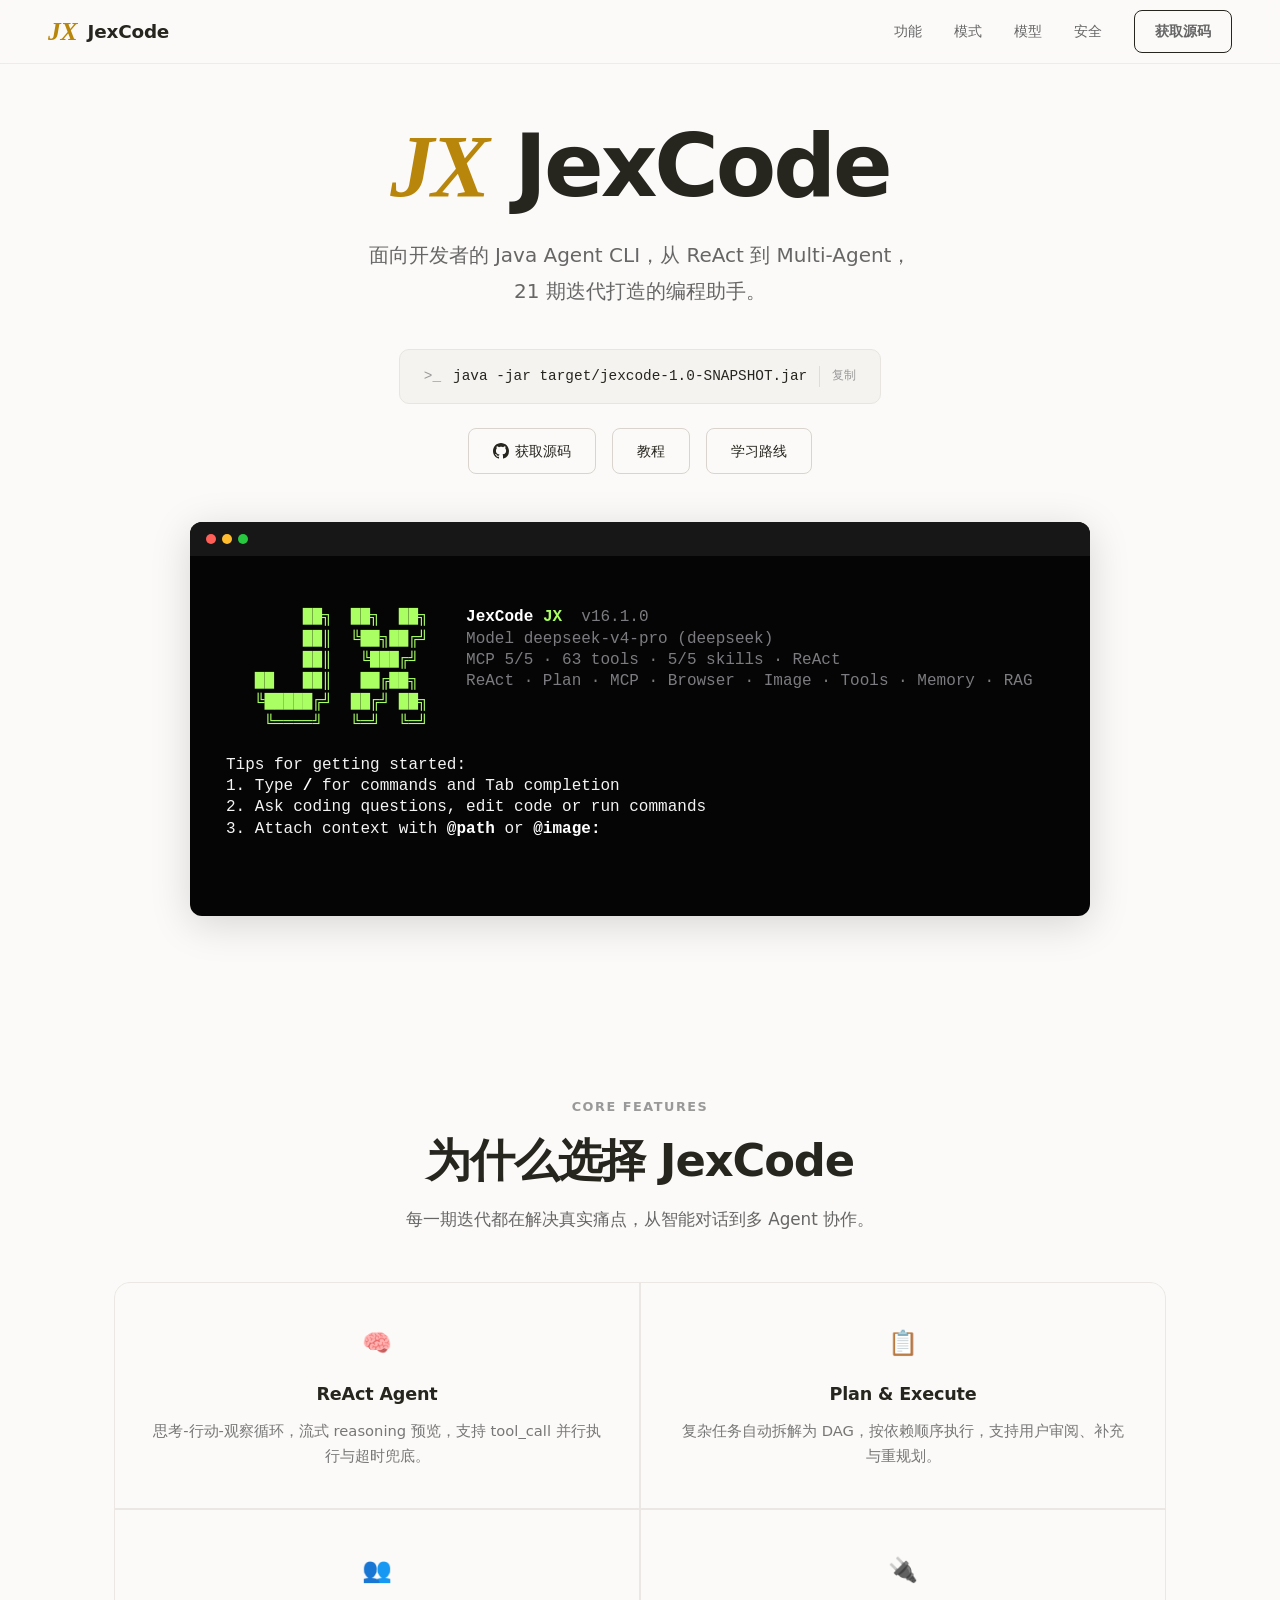
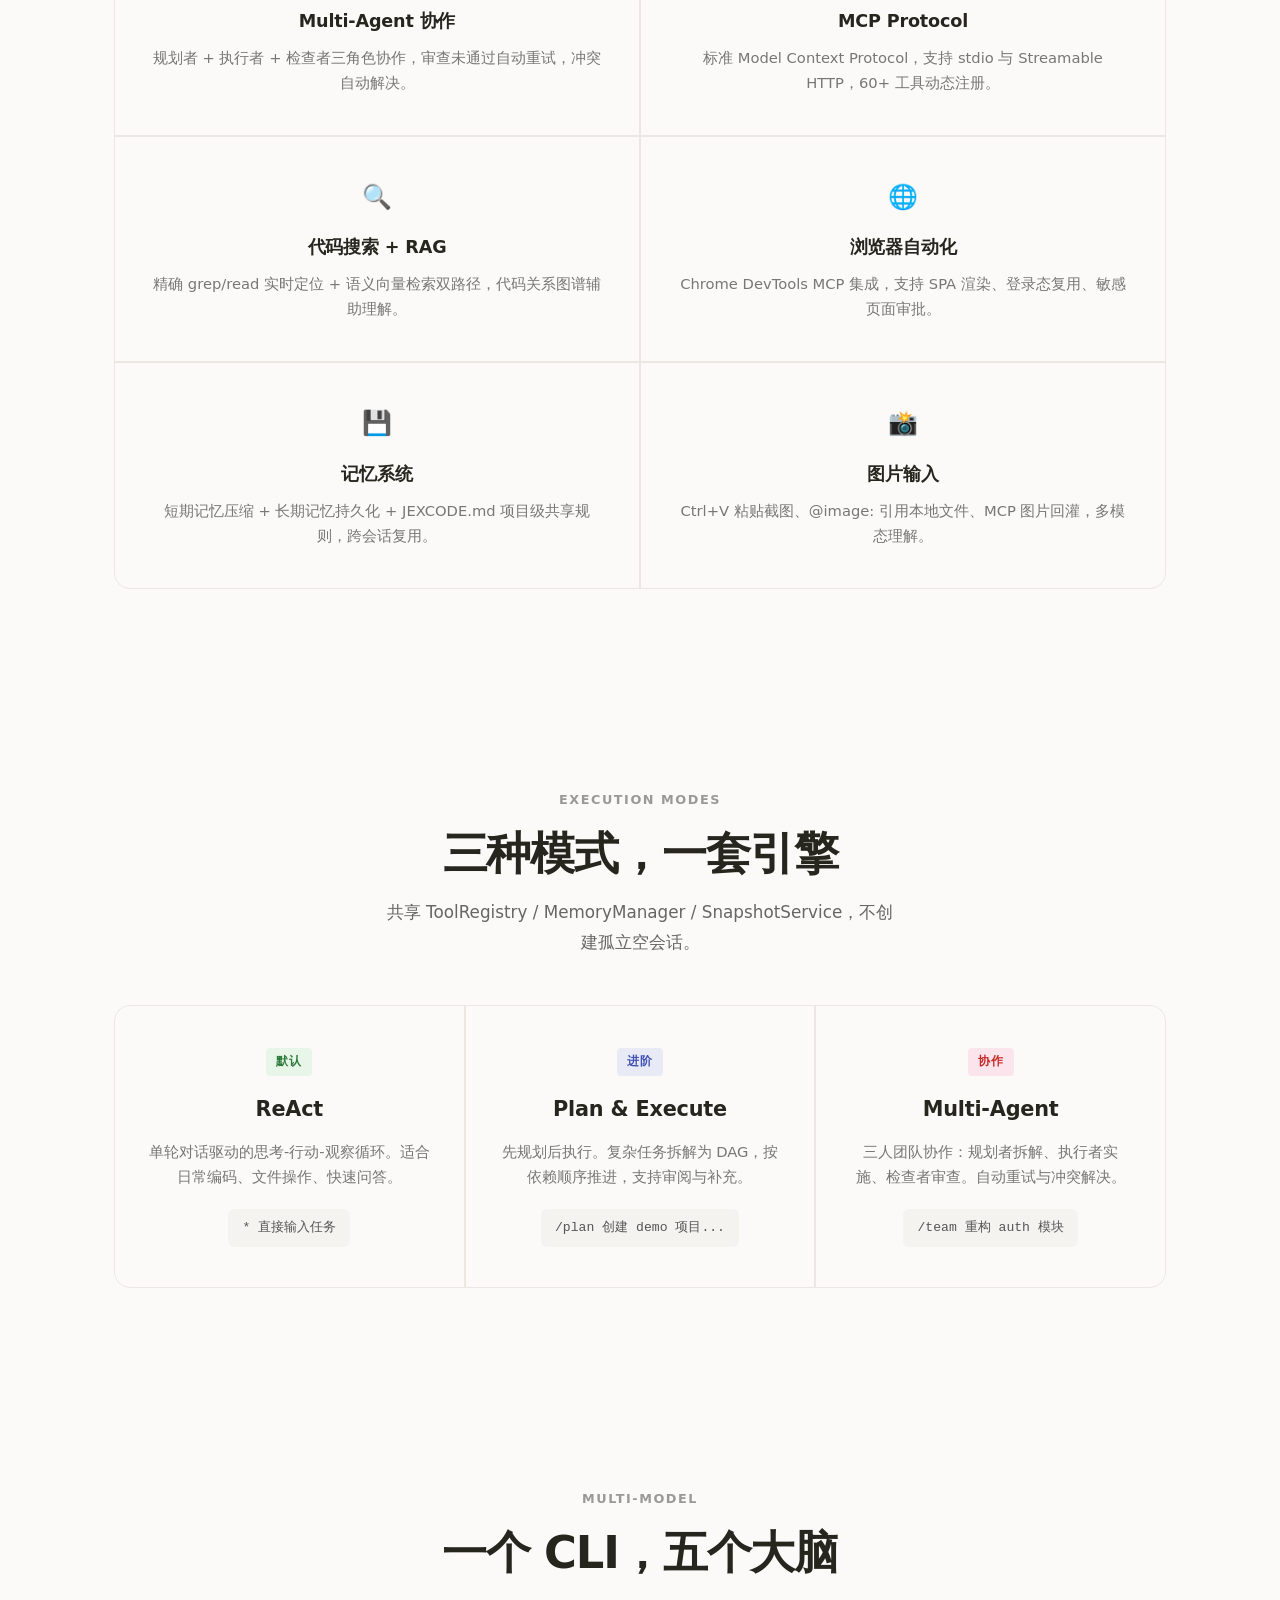
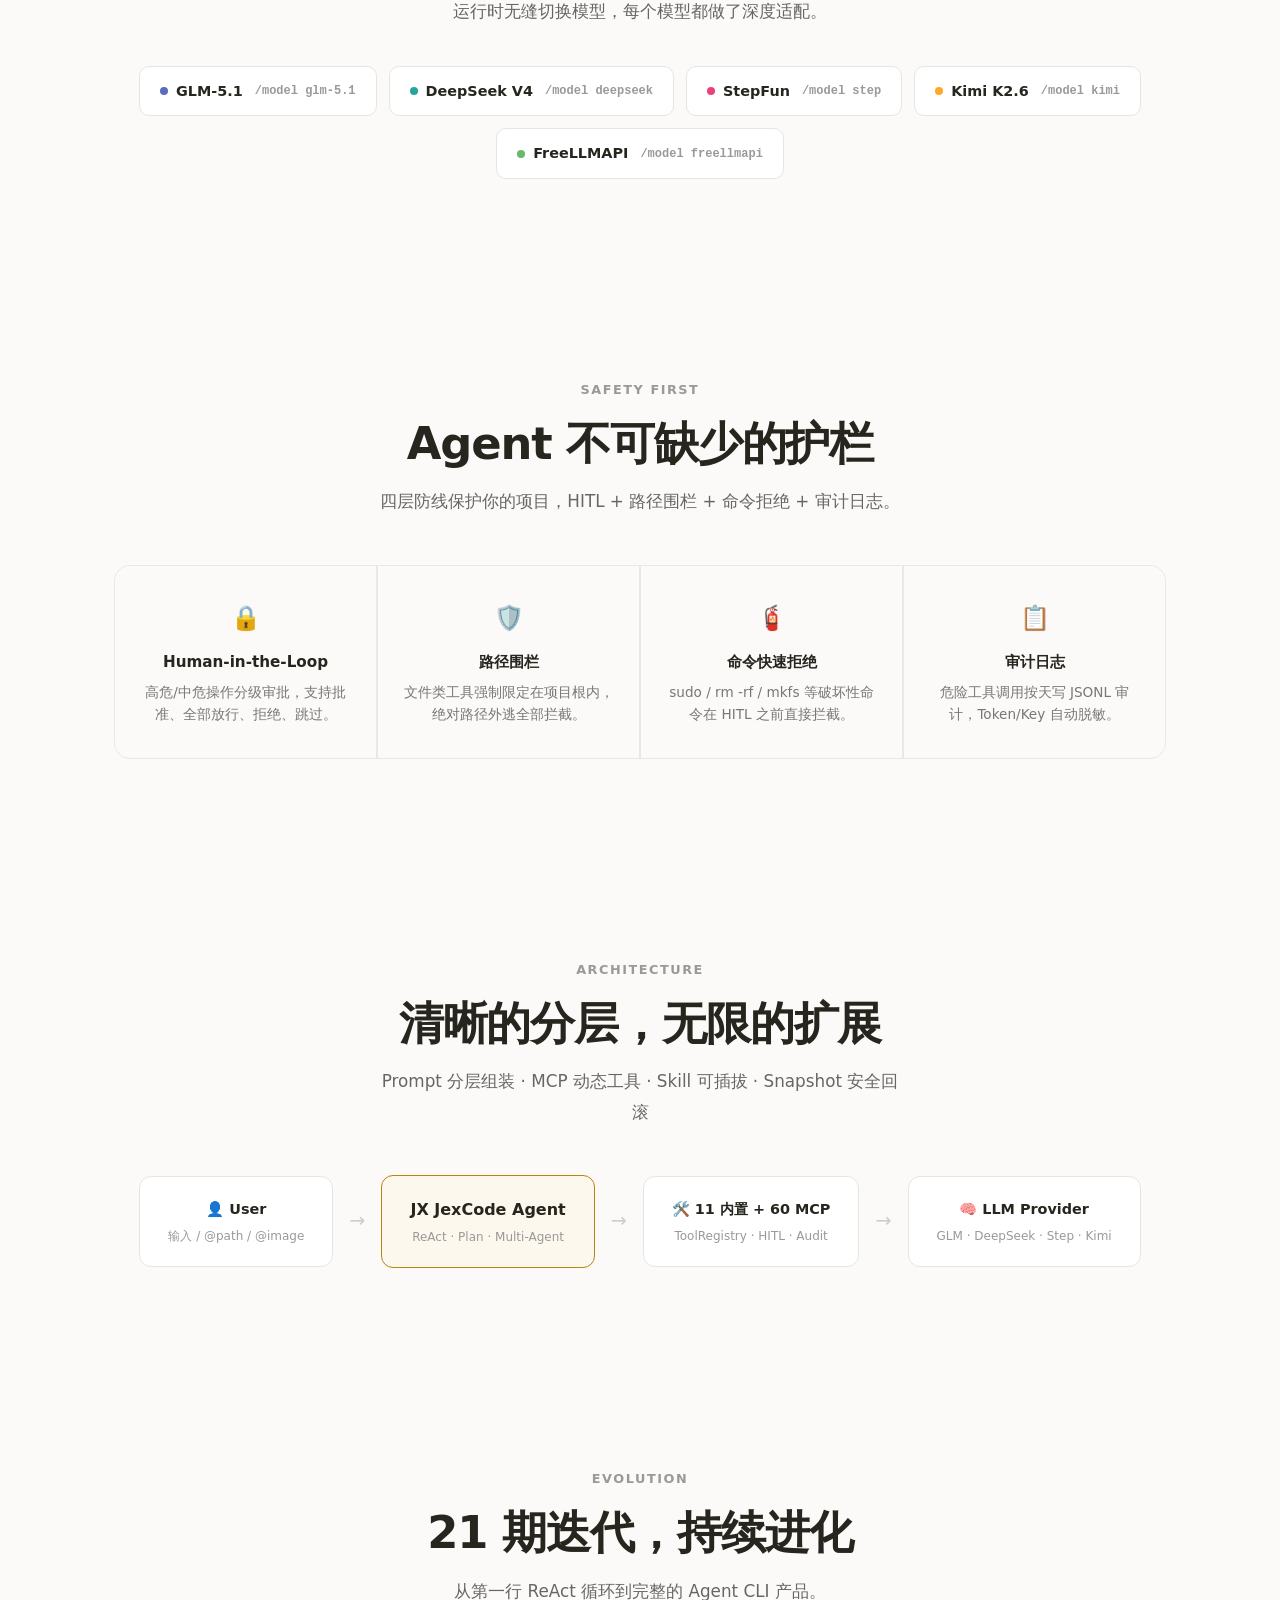
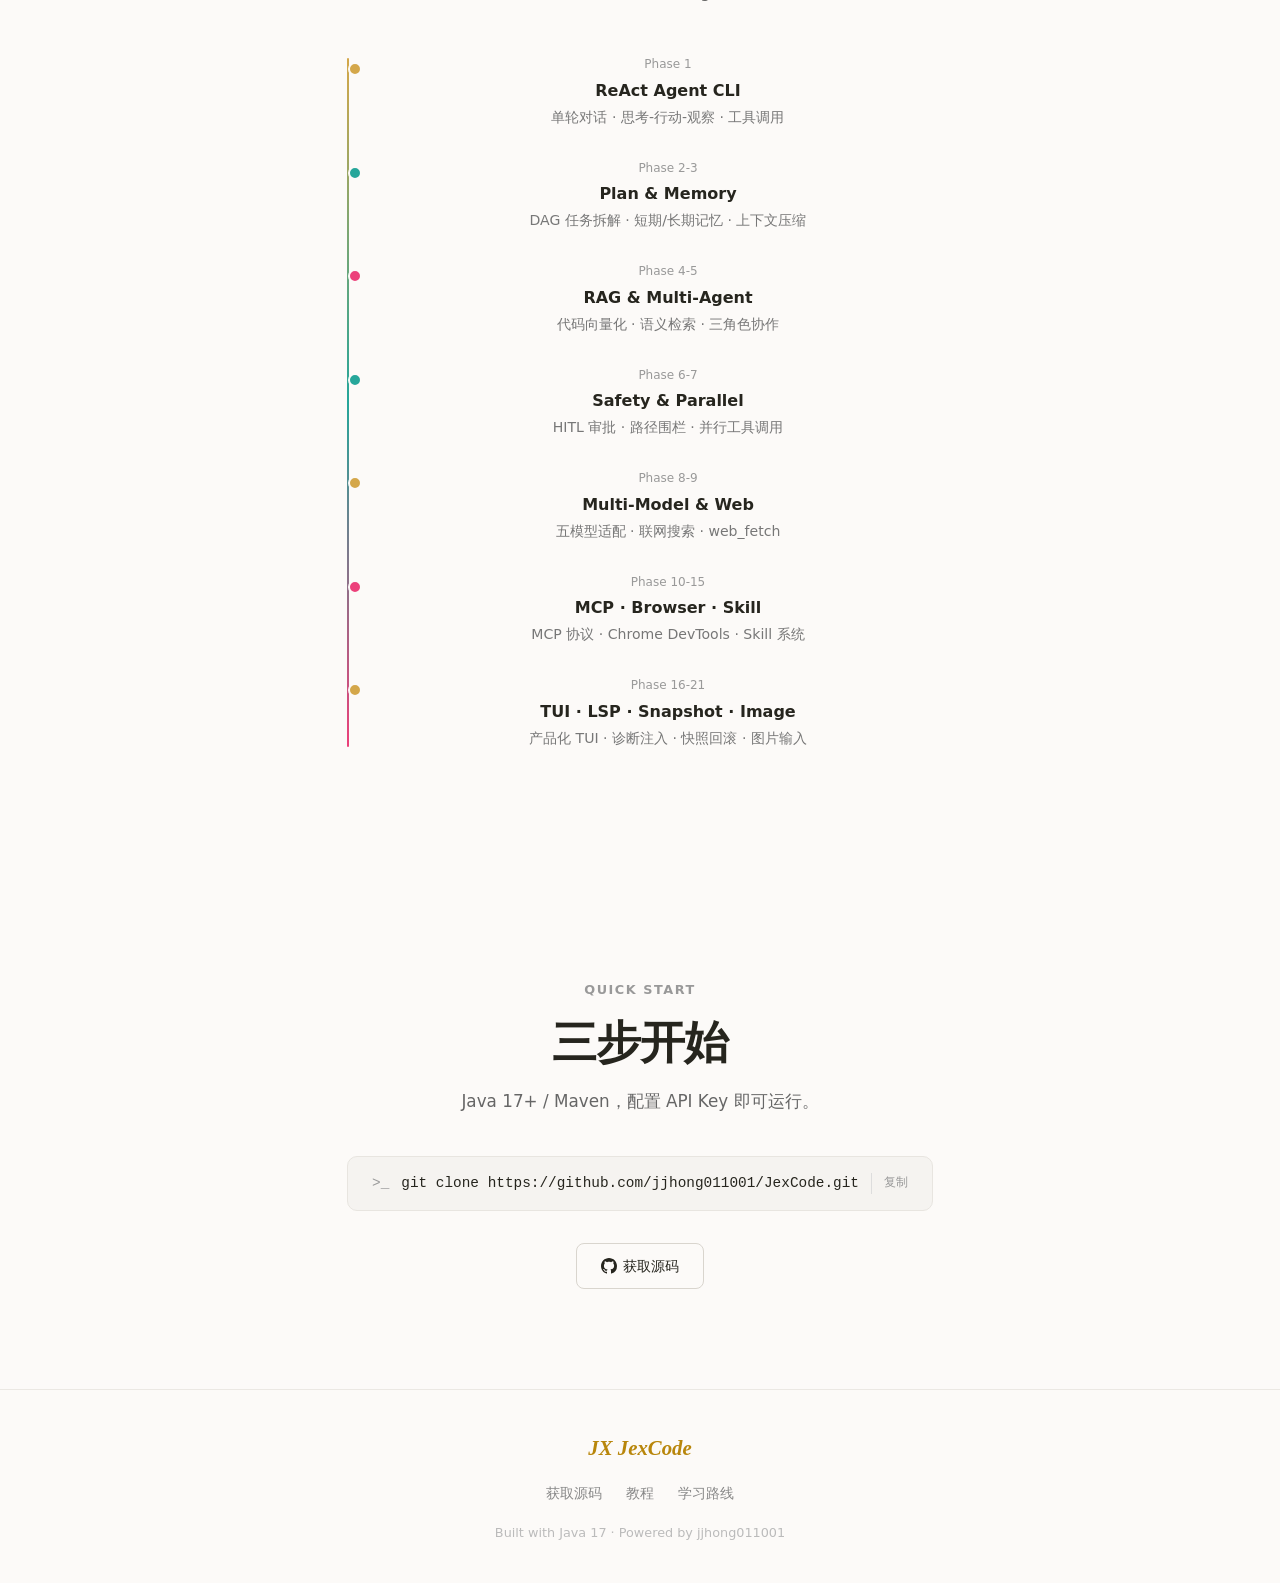
<file: landing/index.html>
<!DOCTYPE html>
<html lang="zh-CN">
<head>
<meta charset="UTF-8">
<meta name="viewport" content="width=device-width, initial-scale=1.0">
<title>JexCode — Java Agent CLI</title>
<link rel="icon" href="data:image/svg+xml,<svg xmlns='http://www.w3.org/2000/svg' viewBox='0 0 100 100'><text y='.9em' font-size='90'>JX</text></svg>">
<style>
* { margin: 0; padding: 0; box-sizing: border-box; }

html { scroll-behavior: smooth; }

body {
  font-family: "PingFang SC", -apple-system, "system-ui", "Segoe UI", Roboto, "Helvetica Neue", Arial, "Microsoft YaHei", sans-serif;
  background: #fcfaf8;
  color: #26251e;
  line-height: 1.7;
  -webkit-font-smoothing: antialiased;
}

a { color: inherit; text-decoration: none; }

/* ═══════════════════════════════════════════
   NAV
   ═══════════════════════════════════════════ */
.nav {
  position: fixed;
  top: 0;
  left: 0;
  right: 0;
  z-index: 100;
  display: flex;
  align-items: center;
  justify-content: space-between;
  padding: 0 48px;
  height: 64px;
  background: rgba(252,250,248,0.85);
  backdrop-filter: blur(12px);
  -webkit-backdrop-filter: blur(12px);
  border-bottom: 1px solid rgba(0,0,0,0.06);
  transition: box-shadow 0.3s;
}

.nav.scrolled { box-shadow: 0 1px 12px rgba(0,0,0,0.06); }

.nav-brand {
  display: flex;
  align-items: center;
  gap: 10px;
  font-size: 1.15rem;
  font-weight: 700;
  letter-spacing: -0.01em;
}

.nav-mark {
  font-family: "Georgia", "Times New Roman", serif;
  font-size: 1.6rem;
  font-style: italic;
  color: #b8860b;
  line-height: 1;
}

.nav-links {
  display: flex;
  align-items: center;
  gap: 32px;
}

.nav-links a {
  font-size: 0.9rem;
  color: #666;
  transition: color 0.2s;
}

.nav-links a:hover { color: #26251e; }

.nav-cta {
  padding: 8px 20px;
  border-radius: 8px;
  font-size: 0.85rem;
  font-weight: 600;
  border: 1px solid #26251e;
  color: #26251e;
  transition: all 0.2s;
}

.nav-cta:hover {
  background: #26251e;
  color: #fcfaf8;
}

/* ═══════════════════════════════════════════
   HERO
   ═══════════════════════════════════════════ */
.hero {
  min-height: 100vh;
  display: flex;
  flex-direction: column;
  align-items: center;
  justify-content: center;
  padding: 120px 24px 80px;
  text-align: center;
  position: relative;
}

.hero-title {
  font-size: clamp(3rem, 7vw, 5.5rem);
  font-weight: 800;
  letter-spacing: -0.035em;
  line-height: 1.05;
  margin-bottom: 24px;
}

.hero-title .mark {
  font-family: "Georgia", "Times New Roman", serif;
  font-style: italic;
  color: #b8860b;
}

.hero-subtitle {
  font-size: clamp(1rem, 2vw, 1.25rem);
  color: #666;
  max-width: 560px;
  margin: 0 auto 40px;
  font-weight: 400;
  line-height: 1.8;
}

/* Install command */
.install-cmd {
  display: inline-flex;
  align-items: center;
  gap: 12px;
  padding: 14px 24px;
  background: #f5f3f0;
  border: 1px solid #e8e5e0;
  border-radius: 10px;
  font-family: "SF Mono", "Fira Code", "Fira Mono", Menlo, Consolas, monospace;
  font-size: 0.9rem;
  color: #26251e;
  cursor: pointer;
  transition: all 0.2s;
  user-select: all;
}

.install-cmd:hover {
  border-color: #ccc;
  background: #efece8;
}

.install-prefix {
  color: #999;
  user-select: none;
}

.install-copy {
  font-size: 0.78rem;
  color: #999;
  border-left: 1px solid #ddd;
  padding-left: 12px;
  user-select: none;
  transition: color 0.2s;
}

.install-copy.copied { color: #2d8a4e; }

/* Links */
.hero-links {
  display: flex;
  gap: 16px;
  margin-top: 24px;
  flex-wrap: wrap;
  justify-content: center;
}

.hero-link {
  padding: 10px 24px;
  border-radius: 8px;
  font-size: 0.9rem;
  font-weight: 500;
  border: 1px solid #d9d5ce;
  color: #26251e;
  transition: all 0.2s;
  display: inline-flex;
  align-items: center;
  gap: 6px;
}

.hero-link:hover {
  border-color: #26251e;
  background: #26251e;
  color: #fcfaf8;
}

.hero-link svg { width: 16px; height: 16px; }

/* ═══════════════════════════════════════════
   SECTION COMMON
   ═══════════════════════════════════════════ */
.section {
  padding: 100px 24px;
  max-width: 1100px;
  margin: 0 auto;
}

.section-center { text-align: center; }

.section-label {
  font-size: 0.8rem;
  font-weight: 600;
  text-transform: uppercase;
  letter-spacing: 0.12em;
  color: #999;
  margin-bottom: 16px;
}

.section-title {
  font-size: clamp(1.8rem, 4vw, 2.8rem);
  font-weight: 800;
  letter-spacing: -0.025em;
  line-height: 1.2;
  margin-bottom: 16px;
}

.section-desc {
  font-size: 1.05rem;
  color: #666;
  max-width: 520px;
  line-height: 1.8;
}

.section-center .section-desc { margin: 0 auto; }

/* ═══════════════════════════════════════════
   FEATURES
   ═══════════════════════════════════════════ */
.features {
  display: grid;
  grid-template-columns: repeat(2, 1fr);
  gap: 2px;
  background: #ebe8e3;
  border: 1px solid #ebe8e3;
  border-radius: 16px;
  overflow: hidden;
  margin-top: 48px;
}

.feature {
  padding: 40px 36px;
  background: #fcfaf8;
  transition: background 0.2s;
}

.feature:hover { background: #f8f6f2; }

.feature-icon {
  font-size: 1.5rem;
  margin-bottom: 16px;
}

.feature-name {
  font-size: 1.1rem;
  font-weight: 700;
  margin-bottom: 8px;
  letter-spacing: -0.01em;
}

.feature-desc {
  font-size: 0.92rem;
  color: #777;
  line-height: 1.7;
}

/* ═══════════════════════════════════════════
   MODES
   ═══════════════════════════════════════════ */
.modes {
  display: grid;
  grid-template-columns: repeat(3, 1fr);
  gap: 2px;
  background: #ebe8e3;
  border: 1px solid #ebe8e3;
  border-radius: 16px;
  overflow: hidden;
  margin-top: 48px;
}

.mode {
  padding: 40px 32px;
  background: #fcfaf8;
  transition: background 0.2s;
}

.mode:hover { background: #f8f6f2; }

.mode-badge {
  display: inline-block;
  font-size: 0.72rem;
  font-weight: 600;
  text-transform: uppercase;
  letter-spacing: 0.08em;
  padding: 4px 10px;
  border-radius: 4px;
  margin-bottom: 16px;
}

.mode-badge.default { background: #e8f5e9; color: #2d7a3a; }
.mode-badge.advanced { background: #e8eaf6; color: #3f51b5; }
.mode-badge.collab { background: #fce4ec; color: #c62828; }

.mode-name {
  font-size: 1.3rem;
  font-weight: 800;
  margin-bottom: 12px;
  letter-spacing: -0.01em;
}

.mode-desc {
  font-size: 0.92rem;
  color: #777;
  line-height: 1.7;
  margin-bottom: 20px;
}

.mode-cmd {
  font-family: "SF Mono", "Fira Code", Menlo, Consolas, monospace;
  font-size: 0.82rem;
  padding: 8px 14px;
  background: #f5f3f0;
  border-radius: 6px;
  color: #555;
  display: inline-block;
}

/* ═══════════════════════════════════════════
   MODELS
   ═══════════════════════════════════════════ */
.models {
  display: flex;
  gap: 12px;
  flex-wrap: wrap;
  justify-content: center;
  margin-top: 40px;
}

.model-chip {
  display: flex;
  align-items: center;
  gap: 8px;
  padding: 12px 20px;
  border-radius: 10px;
  border: 1px solid #e8e5e0;
  font-size: 0.9rem;
  font-weight: 600;
  transition: all 0.2s;
  background: #fff;
}

.model-chip:hover {
  border-color: #ccc;
  box-shadow: 0 2px 8px rgba(0,0,0,0.06);
}

.model-dot {
  width: 8px;
  height: 8px;
  border-radius: 50%;
}

.model-dot.glm { background: #5c6bc0; }
.model-dot.ds { background: #26a69a; }
.model-dot.step { background: #ec407a; }
.model-dot.kimi { background: #ffa726; }
.model-dot.free { background: #66bb6a; }

.model-cmd {
  font-family: "SF Mono", "Fira Code", Menlo, Consolas, monospace;
  font-size: 0.75rem;
  color: #999;
  margin-left: 4px;
}

/* ═══════════════════════════════════════════
   TERMINAL DEMO
   ═══════════════════════════════════════════ */
.terminal {
  max-width: 900px;
  width: 100%;
  margin: 48px auto 0;
  background: #050505;
  border-radius: 12px;
  overflow: hidden;
  box-shadow: 0 8px 40px rgba(0,0,0,0.15);
}

.terminal-bar {
  display: flex;
  align-items: center;
  gap: 6px;
  padding: 12px 16px;
  background: #171717;
}

.terminal-dot {
  width: 10px;
  height: 10px;
  border-radius: 50%;
}
.terminal-dot.r { background: #ff5f57; }
.terminal-dot.y { background: #febc2e; }
.terminal-dot.g { background: #28c840; }

.terminal-body {
  padding: 30px 36px 28px;
  font-family: "SF Mono", "Fira Code", Menlo, Consolas, monospace;
  font-size: clamp(0.76rem, 1.35vw, 1rem);
  line-height: 1.32;
  color: #f4f4f4;
  text-align: left;
  min-height: 360px;
  overflow-x: auto;
}

.terminal-body > div { white-space: pre; }

.t-logo { color: #aaff63; font-weight: 800; }
.t-mark { color: #aaff63; font-weight: 800; }
.t-strong { color: #fff; font-weight: 800; }
.t-dim { color: #7c7c80; }
.t-green { color: #aaff63; }
.t-blue { color: #64b5f6; }
.t-prompt { color: #aaff63; }
.t-cursor {
  display: inline-block;
  width: 7px;
  height: 1em;
  background: #81c784;
  animation: blink 1s step-end infinite;
  vertical-align: text-bottom;
}

@keyframes blink { 50% { opacity: 0; } }

/* ═══════════════════════════════════════════
   SAFETY
   ═══════════════════════════════════════════ */
.safety-grid {
  display: grid;
  grid-template-columns: repeat(4, 1fr);
  gap: 2px;
  background: #ebe8e3;
  border: 1px solid #ebe8e3;
  border-radius: 16px;
  overflow: hidden;
  margin-top: 48px;
}

.safety {
  padding: 32px 24px;
  background: #fcfaf8;
  transition: background 0.2s;
}

.safety:hover { background: #f8f6f2; }

.safety-icon { font-size: 1.5rem; margin-bottom: 12px; }

.safety-name {
  font-size: 0.95rem;
  font-weight: 700;
  margin-bottom: 6px;
}

.safety-desc {
  font-size: 0.85rem;
  color: #777;
  line-height: 1.6;
}

/* ═══════════════════════════════════════════
   ARCHITECTURE
   ═══════════════════════════════════════════ */
.arch {
  display: flex;
  align-items: center;
  justify-content: center;
  gap: 16px;
  margin-top: 48px;
  flex-wrap: wrap;
}

.arch-node {
  padding: 20px 28px;
  border-radius: 12px;
  text-align: center;
  font-weight: 600;
  font-size: 0.9rem;
  border: 1px solid #e8e5e0;
  background: #fff;
  min-width: 150px;
  transition: all 0.2s;
}

.arch-node:hover {
  box-shadow: 0 4px 16px rgba(0,0,0,0.06);
  transform: translateY(-2px);
}

.arch-node.primary {
  border-color: #b8860b;
  background: #fdf8ed;
  font-size: 1rem;
}

.arch-sub {
  font-size: 0.75rem;
  color: #999;
  font-weight: 400;
  margin-top: 4px;
}

.arch-arrow {
  font-size: 1.2rem;
  color: #ccc;
}

/* ═══════════════════════════════════════════
   TIMELINE
   ═══════════════════════════════════════════ */
.timeline {
  position: relative;
  padding-left: 32px;
  max-width: 600px;
  margin: 48px auto 0;
}

.timeline::before {
  content: '';
  position: absolute;
  left: 7px;
  top: 4px;
  bottom: 4px;
  width: 2px;
  background: linear-gradient(180deg, #d4a74a, #26a69a, #ec407a);
  border-radius: 1px;
}

.tl-item {
  position: relative;
  margin-bottom: 28px;
  padding-left: 24px;
}

.tl-item::before {
  content: '';
  position: absolute;
  left: -24px;
  top: 8px;
  width: 10px;
  height: 10px;
  border-radius: 50%;
  background: #d4a74a;
  border: 2px solid #fcfaf8;
}

.tl-item:nth-child(even)::before { background: #26a69a; }
.tl-item:nth-child(3n)::before { background: #ec407a; }

.tl-phase {
  font-size: 0.75rem;
  color: #999;
  font-weight: 500;
  margin-bottom: 2px;
}

.tl-title {
  font-weight: 700;
  font-size: 1rem;
  margin-bottom: 2px;
}

.tl-desc {
  font-size: 0.88rem;
  color: #777;
}

/* ═══════════════════════════════════════════
   FOOTER
   ═══════════════════════════════════════════ */
.footer {
  border-top: 1px solid #ebe8e3;
  padding: 40px 24px;
  text-align: center;
}

.footer-brand {
  font-family: "Georgia", "Times New Roman", serif;
  font-size: 1.3rem;
  font-style: italic;
  font-weight: 700;
  color: #b8860b;
  margin-bottom: 16px;
}

.footer-links {
  display: flex;
  gap: 24px;
  justify-content: center;
  margin-bottom: 16px;
}

.footer-links a {
  font-size: 0.88rem;
  color: #888;
  transition: color 0.2s;
}

.footer-links a:hover { color: #26251e; }

.footer-copy {
  font-size: 0.8rem;
  color: #bbb;
}

/* ═══════════════════════════════════════════
   SCROLL ANIMATIONS
   ═══════════════════════════════════════════ */
.reveal {
  opacity: 0;
  transform: translateY(20px);
  transition: opacity 0.6s ease, transform 0.6s ease;
}

.reveal.visible {
  opacity: 1;
  transform: translateY(0);
}

/* ═══════════════════════════════════════════
   RESPONSIVE
   ═══════════════════════════════════════════ */
@media (max-width: 900px) {
  .features { grid-template-columns: 1fr; }
  .modes { grid-template-columns: 1fr; }
  .safety-grid { grid-template-columns: repeat(2, 1fr); }
  .arch { flex-direction: column; }
  .arch-arrow { transform: rotate(90deg); }
  .nav { padding: 0 24px; }
  .nav-links { gap: 20px; }
  .section { padding: 64px 20px; }
}

@media (max-width: 600px) {
  .safety-grid { grid-template-columns: 1fr; }
  .hero-title { font-size: 2.5rem; }
  .install-cmd { font-size: 0.78rem; padding: 12px 16px; }
  .nav-links a:not(.nav-cta) { display: none; }
  .terminal-body { padding: 22px 18px; min-height: 330px; }
}
</style>
</head>
<body>

<!-- NAV -->
<nav class="nav" id="nav">
  <div class="nav-brand">
    <span class="nav-mark">JX</span>
    JexCode
  </div>
  <div class="nav-links">
    <a href="#features">功能</a>
    <a href="#modes">模式</a>
    <a href="#models">模型</a>
    <a href="#safety">安全</a>
    <a href="https://github.com/jjhong011001/JexCode" class="nav-cta">获取源码</a>
  </div>
</nav>

<!-- HERO -->
<section class="hero">
  <h1 class="hero-title">
    <span class="mark">JX</span> JexCode
  </h1>
  <p class="hero-subtitle">
    面向开发者的 Java Agent CLI，从 ReAct 到 Multi-Agent，21 期迭代打造的编程助手。
  </p>

  <div class="install-cmd" id="installCmd" onclick="copyInstall()">
    <span class="install-prefix">>_</span>
    <span>java -jar target/jexcode-1.0-SNAPSHOT.jar</span>
    <span class="install-copy" id="copyText">复制</span>
  </div>

  <div class="hero-links">
    <a href="https://github.com/jjhong011001/JexCode" class="hero-link">
      <svg viewBox="0 0 24 24" fill="currentColor"><path d="M12 0C5.37 0 0 5.37 0 12c0 5.31 3.435 9.795 8.205 11.385.6.105.825-.255.825-.57 0-.285-.015-1.23-.015-2.235-3.015.555-3.795-.735-4.035-1.41-.135-.345-.72-1.41-1.23-1.695-.42-.225-1.02-.78-.015-.795.945-.015 1.62.87 1.845 1.23 1.08 1.815 2.805 1.305 3.495.99.105-.78.42-1.305.765-1.605-2.67-.3-5.46-1.335-5.46-5.925 0-1.305.465-2.385 1.23-3.225-.12-.3-.54-1.53.12-3.18 0 0 1.005-.315 3.3 1.23.96-.27 1.98-.405 3-.405s2.04.135 3 .405c2.295-1.56 3.3-1.23 3.3-1.23.66 1.65.24 2.88.12 3.18.765.84 1.23 1.905 1.23 3.225 0 4.605-2.805 5.625-5.475 5.925.435.375.81 1.095.81 2.22 0 1.605-.015 2.895-.015 3.3 0 .315.225.69.825.57A12.02 12.02 0 0024 12c0-6.63-5.37-12-12-12z"/></svg>
      获取源码
    </a>
    <a href="https://github.com/jjhong011001/JexCode#readme" class="hero-link">教程</a>
    <a href="https://github.com/jjhong011001/JexCode/blob/main/ROADMAP.md" class="hero-link">学习路线</a>
  </div>

  <!-- Terminal -->
  <div class="terminal" id="terminalWrap">
    <div class="terminal-bar">
      <span class="terminal-dot r"></span>
      <span class="terminal-dot y"></span>
      <span class="terminal-dot g"></span>
    </div>
    <div class="terminal-body" id="terminal"></div>
  </div>
</section>

<!-- FEATURES -->
<section class="section section-center" id="features">
  <div class="section-label reveal">Core Features</div>
  <h2 class="section-title reveal">为什么选择 JexCode</h2>
  <p class="section-desc reveal">每一期迭代都在解决真实痛点，从智能对话到多 Agent 协作。</p>

  <div class="features">
    <div class="feature reveal">
      <div class="feature-icon">🧠</div>
      <div class="feature-name">ReAct Agent</div>
      <div class="feature-desc">思考-行动-观察循环，流式 reasoning 预览，支持 tool_call 并行执行与超时兜底。</div>
    </div>
    <div class="feature reveal">
      <div class="feature-icon">📋</div>
      <div class="feature-name">Plan & Execute</div>
      <div class="feature-desc">复杂任务自动拆解为 DAG，按依赖顺序执行，支持用户审阅、补充与重规划。</div>
    </div>
    <div class="feature reveal">
      <div class="feature-icon">👥</div>
      <div class="feature-name">Multi-Agent 协作</div>
      <div class="feature-desc">规划者 + 执行者 + 检查者三角色协作，审查未通过自动重试，冲突自动解决。</div>
    </div>
    <div class="feature reveal">
      <div class="feature-icon">🔌</div>
      <div class="feature-name">MCP Protocol</div>
      <div class="feature-desc">标准 Model Context Protocol，支持 stdio 与 Streamable HTTP，60+ 工具动态注册。</div>
    </div>
    <div class="feature reveal">
      <div class="feature-icon">🔍</div>
      <div class="feature-name">代码搜索 + RAG</div>
      <div class="feature-desc">精确 grep/read 实时定位 + 语义向量检索双路径，代码关系图谱辅助理解。</div>
    </div>
    <div class="feature reveal">
      <div class="feature-icon">🌐</div>
      <div class="feature-name">浏览器自动化</div>
      <div class="feature-desc">Chrome DevTools MCP 集成，支持 SPA 渲染、登录态复用、敏感页面审批。</div>
    </div>
    <div class="feature reveal">
      <div class="feature-icon">💾</div>
      <div class="feature-name">记忆系统</div>
      <div class="feature-desc">短期记忆压缩 + 长期记忆持久化 + JEXCODE.md 项目级共享规则，跨会话复用。</div>
    </div>
    <div class="feature reveal">
      <div class="feature-icon">📸</div>
      <div class="feature-name">图片输入</div>
      <div class="feature-desc">Ctrl+V 粘贴截图、@image: 引用本地文件、MCP 图片回灌，多模态理解。</div>
    </div>
  </div>
</section>

<!-- MODES -->
<section class="section section-center" id="modes">
  <div class="section-label reveal">Execution Modes</div>
  <h2 class="section-title reveal">三种模式，一套引擎</h2>
  <p class="section-desc reveal">共享 ToolRegistry / MemoryManager / SnapshotService，不创建孤立空会话。</p>

  <div class="modes">
    <div class="mode reveal">
      <span class="mode-badge default">默认</span>
      <div class="mode-name">ReAct</div>
      <div class="mode-desc">单轮对话驱动的思考-行动-观察循环。适合日常编码、文件操作、快速问答。</div>
      <div class="mode-cmd">* 直接输入任务</div>
    </div>
    <div class="mode reveal">
      <span class="mode-badge advanced">进阶</span>
      <div class="mode-name">Plan & Execute</div>
      <div class="mode-desc">先规划后执行。复杂任务拆解为 DAG，按依赖顺序推进，支持审阅与补充。</div>
      <div class="mode-cmd">/plan 创建 demo 项目...</div>
    </div>
    <div class="mode reveal">
      <span class="mode-badge collab">协作</span>
      <div class="mode-name">Multi-Agent</div>
      <div class="mode-desc">三人团队协作：规划者拆解、执行者实施、检查者审查。自动重试与冲突解决。</div>
      <div class="mode-cmd">/team 重构 auth 模块</div>
    </div>
  </div>
</section>

<!-- MODELS -->
<section class="section section-center" id="models">
  <div class="section-label reveal">Multi-Model</div>
  <h2 class="section-title reveal">一个 CLI，五个大脑</h2>
  <p class="section-desc reveal">运行时无缝切换模型，每个模型都做了深度适配。</p>

  <div class="models reveal">
    <div class="model-chip">
      <span class="model-dot glm"></span>
      GLM-5.1
      <span class="model-cmd">/model glm-5.1</span>
    </div>
    <div class="model-chip">
      <span class="model-dot ds"></span>
      DeepSeek V4
      <span class="model-cmd">/model deepseek</span>
    </div>
    <div class="model-chip">
      <span class="model-dot step"></span>
      StepFun
      <span class="model-cmd">/model step</span>
    </div>
    <div class="model-chip">
      <span class="model-dot kimi"></span>
      Kimi K2.6
      <span class="model-cmd">/model kimi</span>
    </div>
    <div class="model-chip">
      <span class="model-dot free"></span>
      FreeLLMAPI
      <span class="model-cmd">/model freellmapi</span>
    </div>
  </div>
</section>

<!-- SAFETY -->
<section class="section section-center" id="safety">
  <div class="section-label reveal">Safety First</div>
  <h2 class="section-title reveal">Agent 不可缺少的护栏</h2>
  <p class="section-desc reveal">四层防线保护你的项目，HITL + 路径围栏 + 命令拒绝 + 审计日志。</p>

  <div class="safety-grid">
    <div class="safety reveal">
      <div class="safety-icon">🔒</div>
      <div class="safety-name">Human-in-the-Loop</div>
      <div class="safety-desc">高危/中危操作分级审批，支持批准、全部放行、拒绝、跳过。</div>
    </div>
    <div class="safety reveal">
      <div class="safety-icon">🛡️</div>
      <div class="safety-name">路径围栏</div>
      <div class="safety-desc">文件类工具强制限定在项目根内，绝对路径外逃全部拦截。</div>
    </div>
    <div class="safety reveal">
      <div class="safety-icon">🧯</div>
      <div class="safety-name">命令快速拒绝</div>
      <div class="safety-desc">sudo / rm -rf / mkfs 等破坏性命令在 HITL 之前直接拦截。</div>
    </div>
    <div class="safety reveal">
      <div class="safety-icon">📋</div>
      <div class="safety-name">审计日志</div>
      <div class="safety-desc">危险工具调用按天写 JSONL 审计，Token/Key 自动脱敏。</div>
    </div>
  </div>
</section>

<!-- ARCHITECTURE -->
<section class="section section-center" id="arch">
  <div class="section-label reveal">Architecture</div>
  <h2 class="section-title reveal">清晰的分层，无限的扩展</h2>
  <p class="section-desc reveal">Prompt 分层组装 · MCP 动态工具 · Skill 可插拔 · Snapshot 安全回滚</p>

  <div class="arch reveal">
    <div class="arch-node">
      👤 User
      <div class="arch-sub">输入 / @path / @image</div>
    </div>
    <div class="arch-arrow">→</div>
    <div class="arch-node primary">
      JX JexCode Agent
      <div class="arch-sub">ReAct · Plan · Multi-Agent</div>
    </div>
    <div class="arch-arrow">→</div>
    <div class="arch-node">
      🛠️ 11 内置 + 60 MCP
      <div class="arch-sub">ToolRegistry · HITL · Audit</div>
    </div>
    <div class="arch-arrow">→</div>
    <div class="arch-node">
      🧠 LLM Provider
      <div class="arch-sub">GLM · DeepSeek · Step · Kimi</div>
    </div>
  </div>
</section>

<!-- TIMELINE -->
<section class="section section-center" id="timeline">
  <div class="section-label reveal">Evolution</div>
  <h2 class="section-title reveal">21 期迭代，持续进化</h2>
  <p class="section-desc reveal">从第一行 ReAct 循环到完整的 Agent CLI 产品。</p>

  <div class="timeline reveal">
    <div class="tl-item">
      <div class="tl-phase">Phase 1</div>
      <div class="tl-title">ReAct Agent CLI</div>
      <div class="tl-desc">单轮对话 · 思考-行动-观察 · 工具调用</div>
    </div>
    <div class="tl-item">
      <div class="tl-phase">Phase 2-3</div>
      <div class="tl-title">Plan & Memory</div>
      <div class="tl-desc">DAG 任务拆解 · 短期/长期记忆 · 上下文压缩</div>
    </div>
    <div class="tl-item">
      <div class="tl-phase">Phase 4-5</div>
      <div class="tl-title">RAG & Multi-Agent</div>
      <div class="tl-desc">代码向量化 · 语义检索 · 三角色协作</div>
    </div>
    <div class="tl-item">
      <div class="tl-phase">Phase 6-7</div>
      <div class="tl-title">Safety & Parallel</div>
      <div class="tl-desc">HITL 审批 · 路径围栏 · 并行工具调用</div>
    </div>
    <div class="tl-item">
      <div class="tl-phase">Phase 8-9</div>
      <div class="tl-title">Multi-Model & Web</div>
      <div class="tl-desc">五模型适配 · 联网搜索 · web_fetch</div>
    </div>
    <div class="tl-item">
      <div class="tl-phase">Phase 10-15</div>
      <div class="tl-title">MCP · Browser · Skill</div>
      <div class="tl-desc">MCP 协议 · Chrome DevTools · Skill 系统</div>
    </div>
    <div class="tl-item">
      <div class="tl-phase">Phase 16-21</div>
      <div class="tl-title">TUI · LSP · Snapshot · Image</div>
      <div class="tl-desc">产品化 TUI · 诊断注入 · 快照回滚 · 图片输入</div>
    </div>
  </div>
</section>

<!-- QUICK START -->
<section class="section section-center" id="start">
  <div class="section-label reveal">Quick Start</div>
  <h2 class="section-title reveal">三步开始</h2>
  <p class="section-desc reveal">Java 17+ / Maven，配置 API Key 即可运行。</p>

  <div class="install-cmd reveal" style="margin-top: 40px;" onclick="copyInstall()">
    <span class="install-prefix">>_</span>
    <span>git clone https://github.com/jjhong011001/JexCode.git</span>
    <span class="install-copy">复制</span>
  </div>

  <div class="hero-links reveal" style="margin-top: 32px;">
    <a href="https://github.com/jjhong011001/JexCode" class="hero-link">
      <svg viewBox="0 0 24 24" fill="currentColor" width="16" height="16"><path d="M12 0C5.37 0 0 5.37 0 12c0 5.31 3.435 9.795 8.205 11.385.6.105.825-.255.825-.57 0-.285-.015-1.23-.015-2.235-3.015.555-3.795-.735-4.035-1.41-.135-.345-.72-1.41-1.23-1.695-.42-.225-1.02-.78-.015-.795.945-.015 1.62.87 1.845 1.23 1.08 1.815 2.805 1.305 3.495.99.105-.78.42-1.305.765-1.605-2.67-.3-5.46-1.335-5.46-5.925 0-1.305.465-2.385 1.23-3.225-.12-.3-.54-1.53.12-3.18 0 0 1.005-.315 3.3 1.23.96-.27 1.98-.405 3-.405s2.04.135 3 .405c2.295-1.56 3.3-1.23 3.3-1.23.66 1.65.24 2.88.12 3.18.765.84 1.23 1.905 1.23 3.225 0 4.605-2.805 5.625-5.475 5.925.435.375.81 1.095.81 2.22 0 1.605-.015 2.895-.015 3.3 0 .315.225.69.825.57A12.02 12.02 0 0024 12c0-6.63-5.37-12-12-12z"/></svg>
      获取源码
    </a>
  </div>
</section>

<!-- FOOTER -->
<footer class="footer">
  <div class="footer-brand">JX JexCode</div>
  <div class="footer-links">
    <a href="https://github.com/jjhong011001/JexCode">获取源码</a>
    <a href="https://github.com/jjhong011001/JexCode#readme">教程</a>
    <a href="https://github.com/jjhong011001/JexCode/blob/main/ROADMAP.md">学习路线</a>
  </div>
  <div class="footer-copy">Built with Java 17 · Powered by jjhong011001</div>
</footer>

<script>
// Nav scroll effect
const nav = document.getElementById('nav');
window.addEventListener('scroll', () => {
  nav.classList.toggle('scrolled', window.scrollY > 20);
});

// Copy install command
function copyInstall() {
  const cmd = 'java -jar target/jexcode-1.0-SNAPSHOT.jar';
  navigator.clipboard.writeText(cmd).then(() => {
    const el = document.getElementById('copyText');
    if (el) { el.textContent = '已复制'; el.classList.add('copied'); }
  });
}

// Scroll reveal
const observer = new IntersectionObserver((entries) => {
  entries.forEach(e => { if (e.isIntersecting) e.target.classList.add('visible'); });
}, { threshold: 0.1, rootMargin: '0px 0px -40px 0px' });
document.querySelectorAll('.reveal').forEach(el => observer.observe(el));

// Terminal animation
const desktopLines = [
  { t: '', d: 0 },
  { t: '   <span class="t-logo">     ██╗  ██╗  ██╗</span>    <span class="t-strong">JexCode</span> <span class="t-mark">JX</span>  <span class="t-dim">v16.1.0</span>', d: 0 },
  { t: '   <span class="t-logo">     ██║  ╚██╗██╔╝</span>    <span class="t-dim">Model deepseek-v4-pro (deepseek)</span>', d: 80 },
  { t: '   <span class="t-logo">     ██║   ╚███╔╝ </span>    <span class="t-dim">MCP 5/5 · 63 tools · 5/5 skills · ReAct</span>', d: 160 },
  { t: '   <span class="t-logo">██   ██║   ██╔██╗ </span>    <span class="t-dim">ReAct · Plan · MCP · Browser · Image · Tools · Memory · RAG</span>', d: 240 },
  { t: '   <span class="t-logo">╚█████╔╝  ██╔╝ ██╗</span>', d: 320 },
  { t: '   <span class="t-logo"> ╚════╝   ╚═╝  ╚═╝</span>', d: 400 },
  { t: '', d: 500 },
  { t: 'Tips for getting started:', d: 500 },
  { t: '1. Type <span class="t-strong">/</span> for commands and Tab completion', d: 560 },
  { t: '2. Ask coding questions, edit code or run commands', d: 620 },
  { t: '3. Attach context with <span class="t-strong">@path</span> or <span class="t-strong">@image:</span>', d: 680 },
  { t: '', d: 600 },
  { t: '<span class="t-prompt">*</span> 帮我创建一个 Spring Boot 认证模块', d: 800 },
  { t: '', d: 1000 },
  { t: '<span class="t-dim">🧠 Thinking...</span>', d: 1200 },
  { t: '<span class="t-dim">  ├─ plan: 拆解为 4 个子任务</span>', d: 1600 },
  { t: '<span class="t-dim">  ├─ create_project: spring-boot-auth</span>', d: 2000 },
  { t: '<span class="t-dim">  ├─ write_file: SecurityConfig.java</span>', d: 2400 },
  { t: '<span class="t-dim">  └─ execute_command: mvn compile</span>', d: 2800 },
  { t: '', d: 3000 },
  { t: '<span class="t-green">✓</span> <span class="t-dim">Spring Boot 3.2 + JWT 认证模块创建完成</span>', d: 3200 },
];

const mobileLines = [
  { t: '', d: 0 },
  { t: ' <span class="t-logo">     ██╗  ██╗  ██╗</span>  <span class="t-strong">JexCode</span> <span class="t-mark">JX</span> <span class="t-dim">v16.1.0</span>', d: 0 },
  { t: ' <span class="t-logo">     ██║  ╚██╗██╔╝</span>  <span class="t-dim">deepseek-v4-pro</span>', d: 80 },
  { t: ' <span class="t-logo">     ██║   ╚███╔╝ </span>  <span class="t-dim">MCP 5/5 · 63 tools</span>', d: 160 },
  { t: ' <span class="t-logo">██   ██║   ██╔██╗ </span>  <span class="t-dim">5/5 skills · ReAct</span>', d: 240 },
  { t: ' <span class="t-logo">╚█████╔╝  ██╔╝ ██╗</span>  <span class="t-dim">Plan · MCP · Browser · RAG</span>', d: 320 },
  { t: ' <span class="t-logo"> ╚════╝   ╚═╝  ╚═╝</span>', d: 400 },
  { t: '', d: 500 },
  { t: 'Tips for getting started:', d: 500 },
  { t: '1. Type <span class="t-strong">/</span> for commands', d: 560 },
  { t: '2. Ask questions or run commands', d: 620 },
  { t: '3. Attach <span class="t-strong">@path</span> or <span class="t-strong">@image:</span>', d: 680 },
  { t: '', d: 600 },
  { t: '<span class="t-prompt">*</span> 创建 Spring Boot 认证模块', d: 800 },
  { t: '', d: 1000 },
  { t: '<span class="t-dim">🧠 Thinking...</span>', d: 1200 },
  { t: '<span class="t-dim">  ├─ plan: 4 个子任务</span>', d: 1600 },
  { t: '<span class="t-dim">  ├─ create_project</span>', d: 2000 },
  { t: '<span class="t-dim">  ├─ write_file</span>', d: 2400 },
  { t: '<span class="t-dim">  └─ mvn compile</span>', d: 2800 },
  { t: '', d: 3000 },
  { t: '<span class="t-green">✓</span> <span class="t-dim">JWT 认证模块创建完成</span>', d: 3200 },
];

const lines = window.matchMedia('(max-width: 600px)').matches ? mobileLines : desktopLines;
const term = document.getElementById('terminal');
let idx = 0;

function addLine() {
  if (idx >= lines.length) {
    const c = document.createElement('div');
    c.innerHTML = '<span class="t-prompt">*</span> <span class="t-cursor"></span>';
    c.style.marginTop = '8px';
    term.appendChild(c);
    return;
  }
  const l = lines[idx];
  const d = document.createElement('div');
  d.innerHTML = l.t || '&nbsp;';
  d.style.opacity = '0';
  d.style.transition = 'opacity 0.25s';
  term.appendChild(d);
  requestAnimationFrame(() => d.style.opacity = '1');
  idx++;
  setTimeout(addLine, l.d > 0 ? Math.min(l.d, 150) : 60);
}

const termObs = new IntersectionObserver(e => {
  if (e[0].isIntersecting) { setTimeout(addLine, 400); termObs.disconnect(); }
}, { threshold: 0.2 });
termObs.observe(document.getElementById('terminalWrap'));
</script>
</body>
</html>
</file>
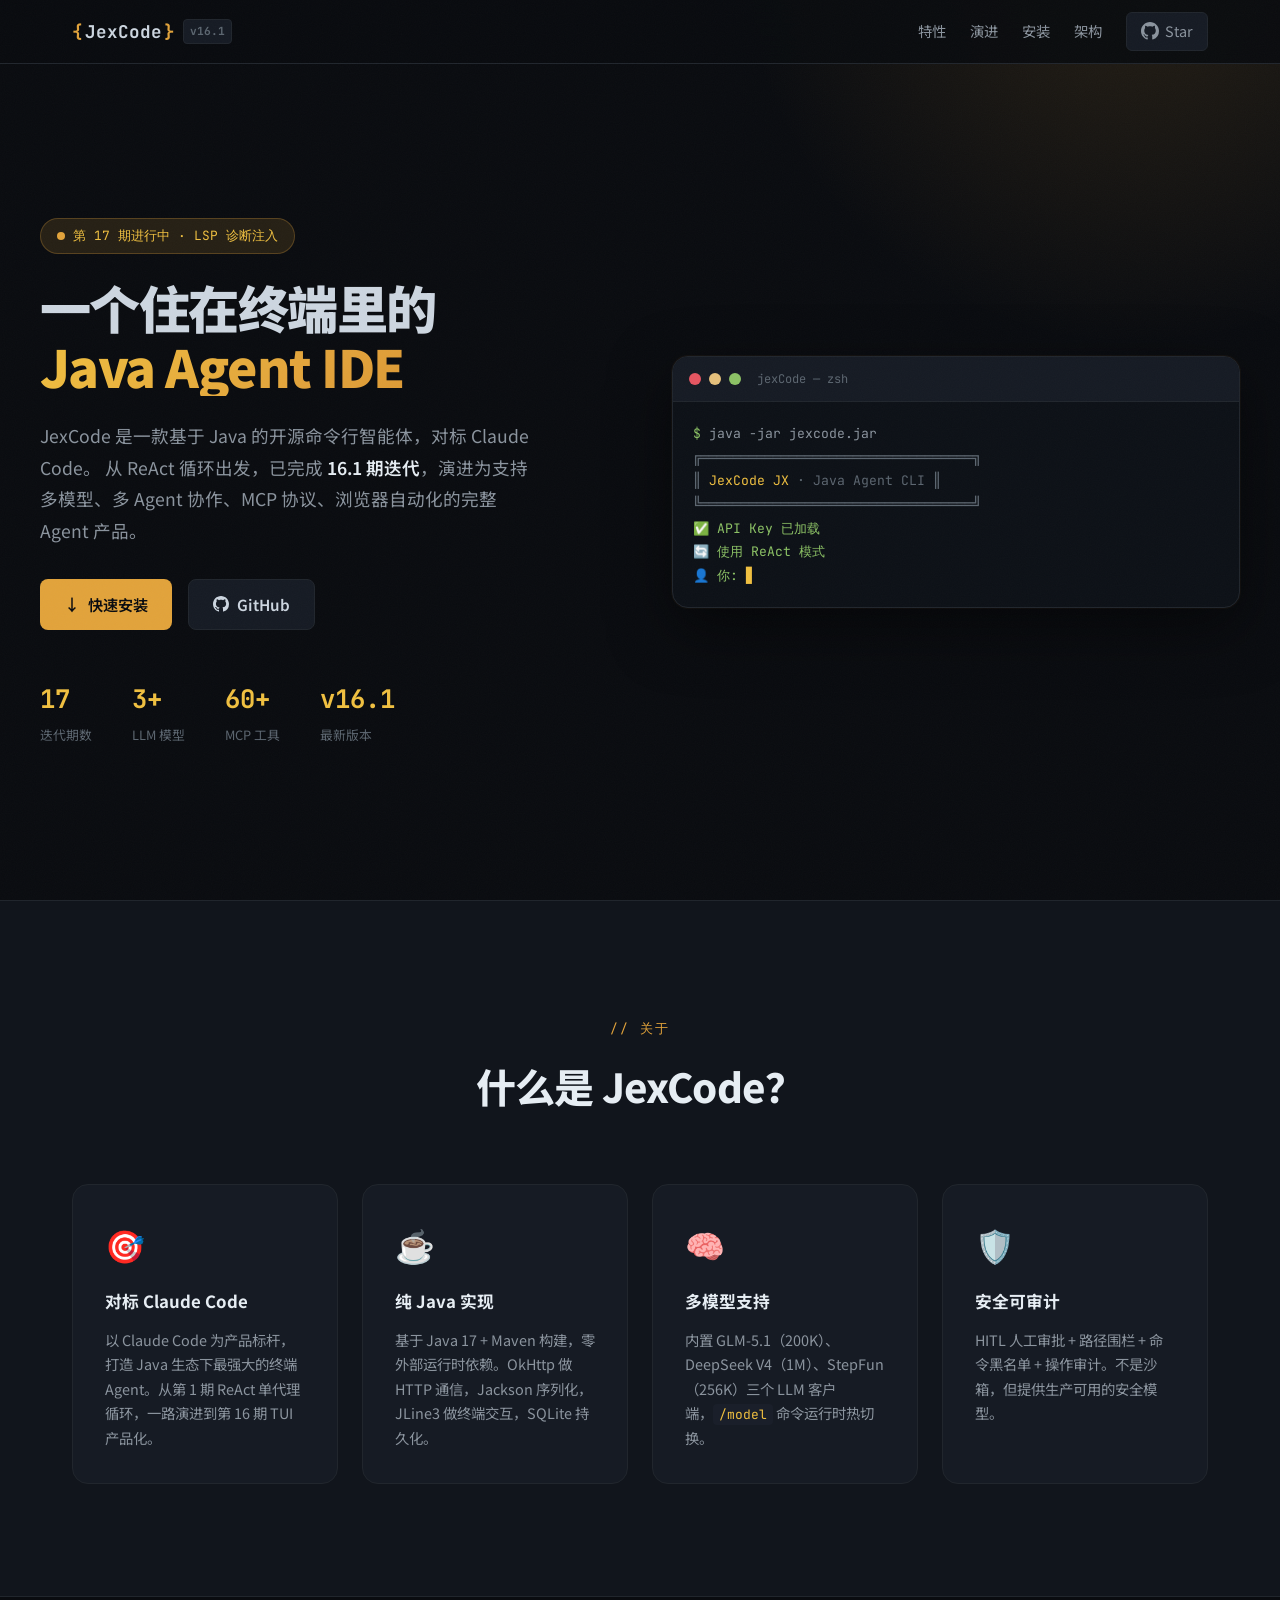
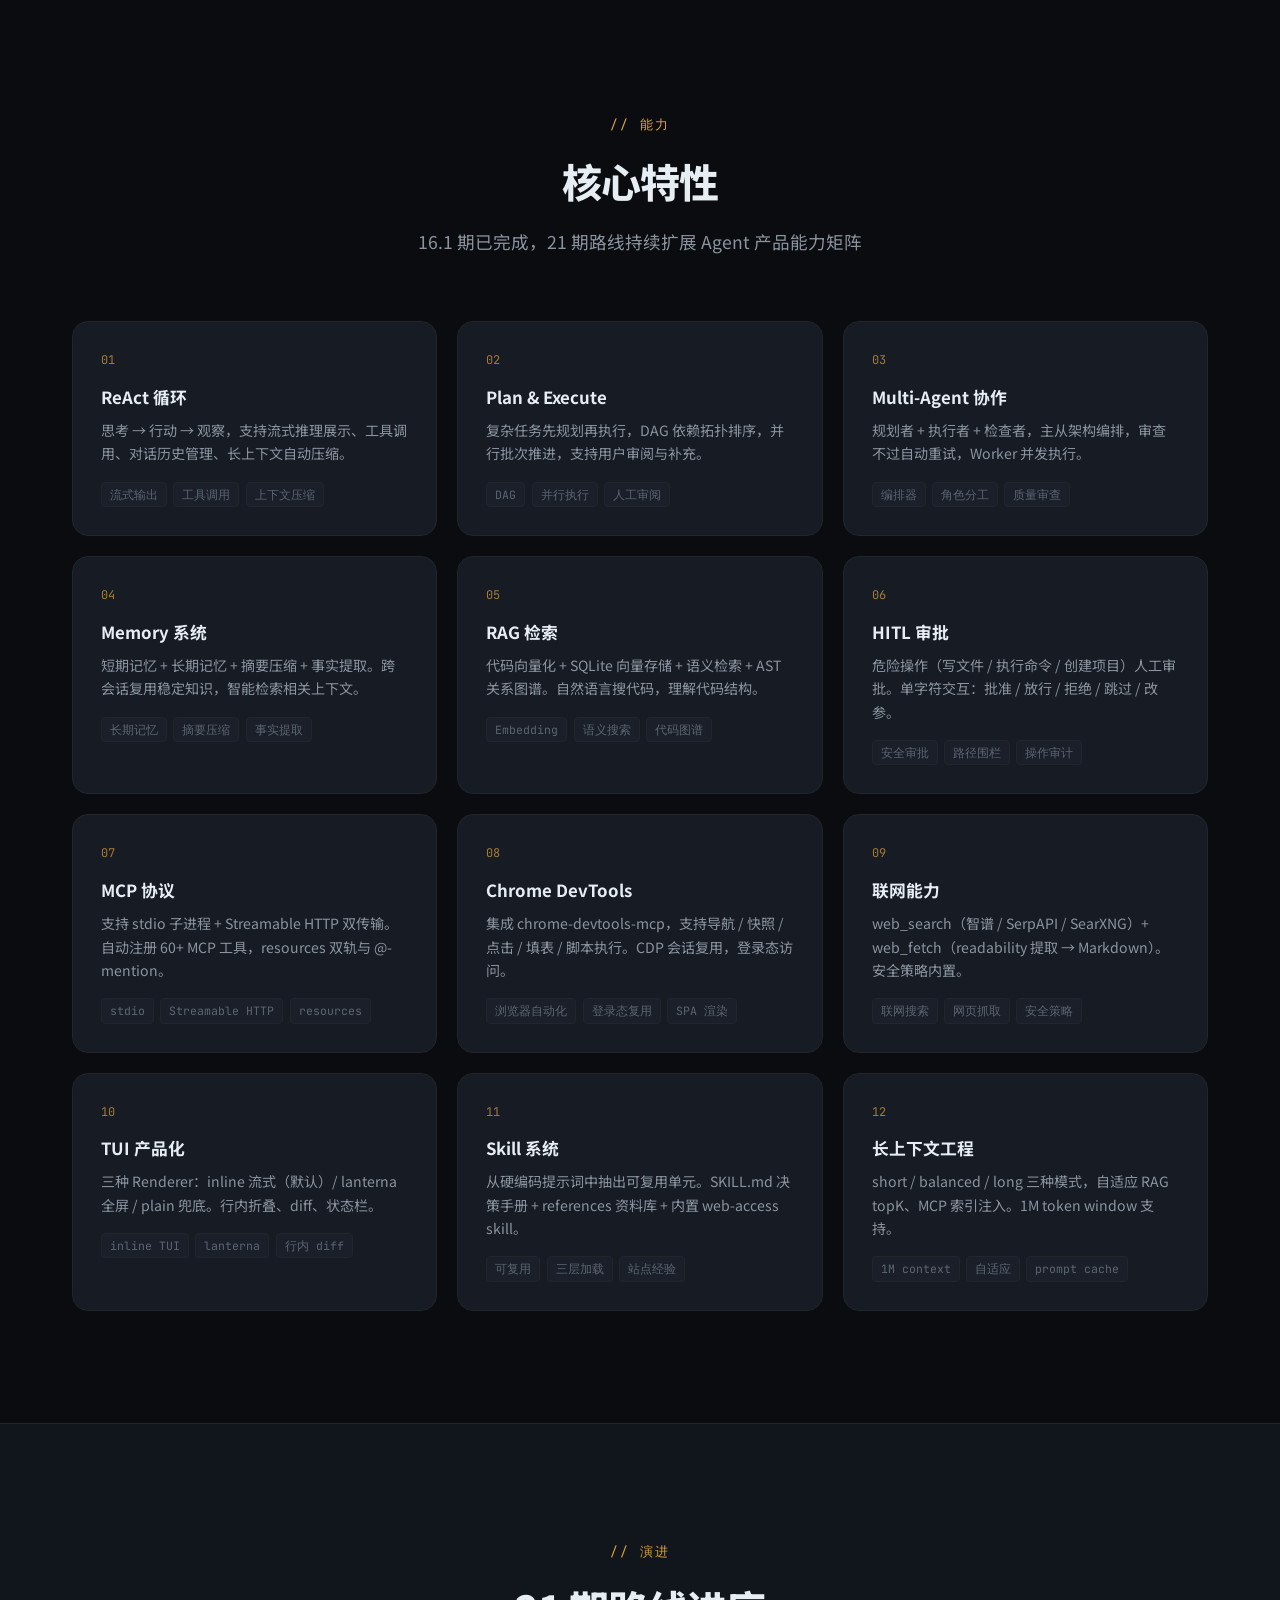
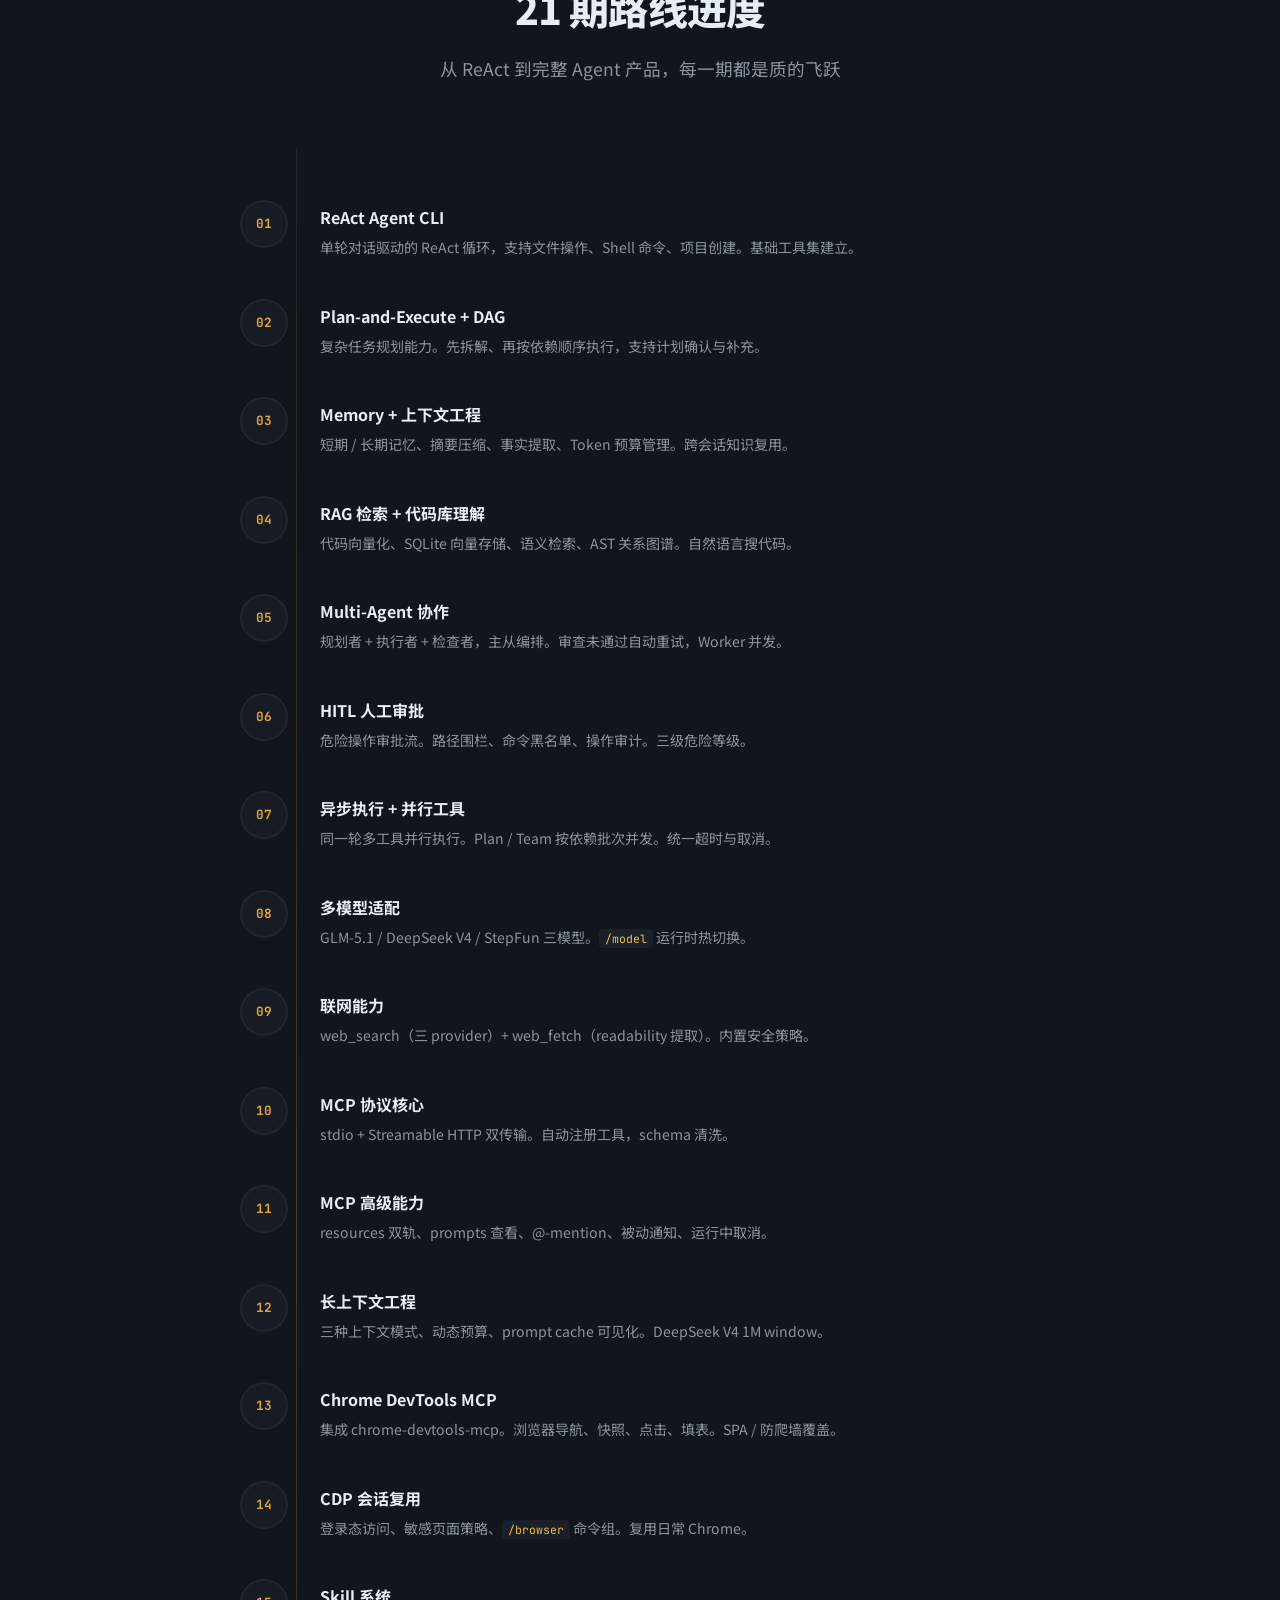
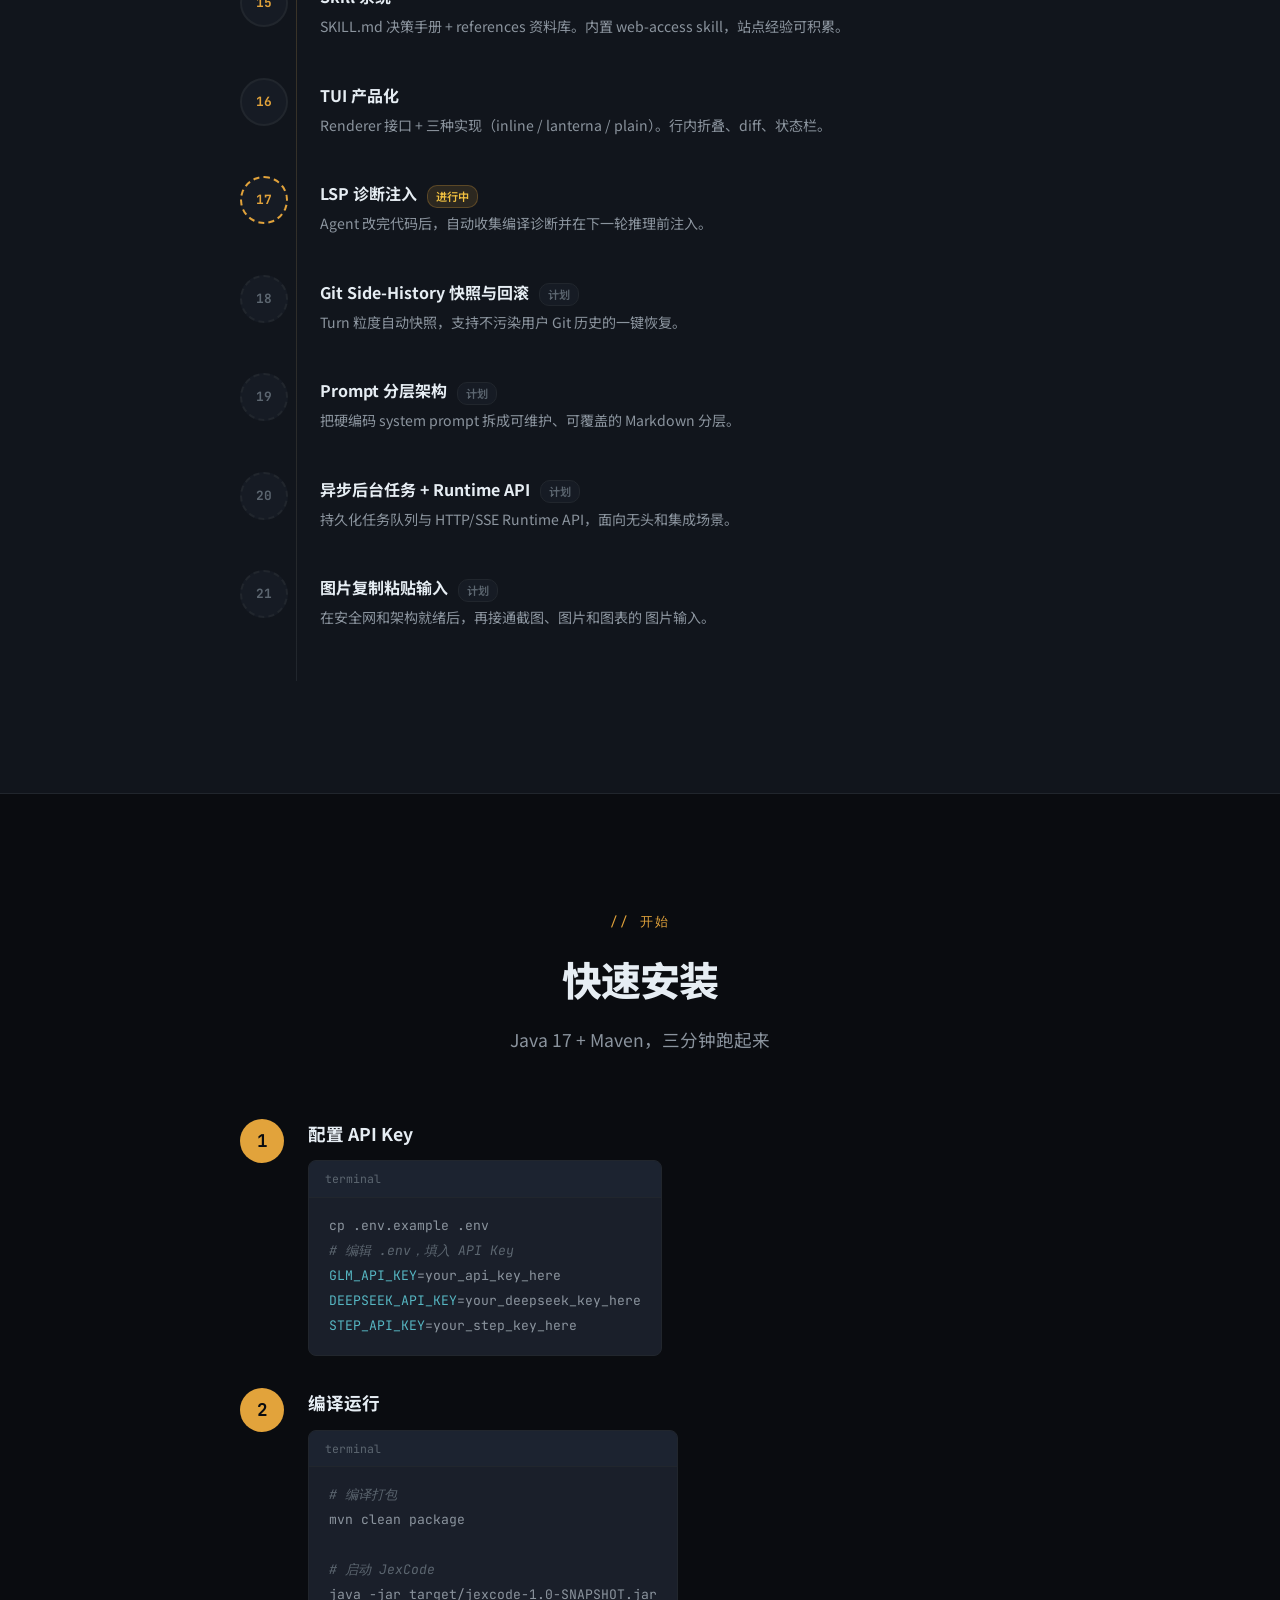
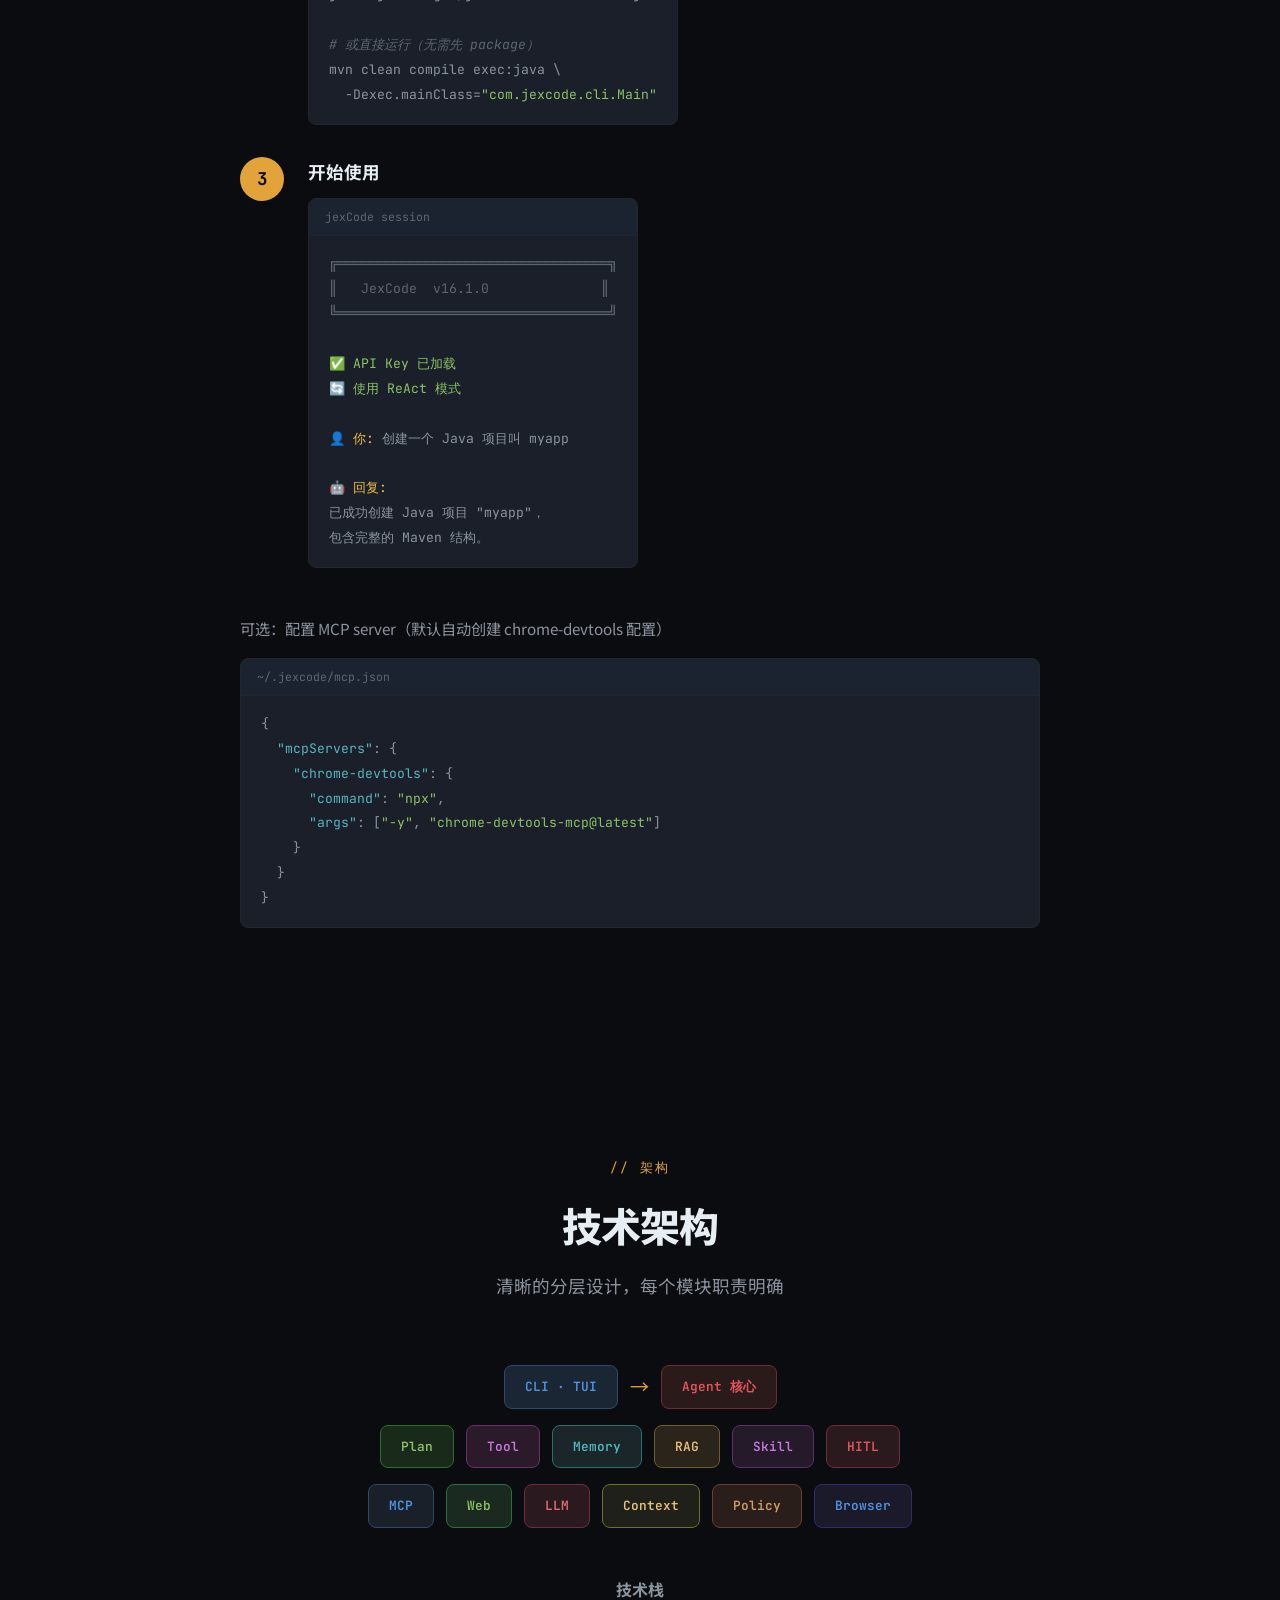
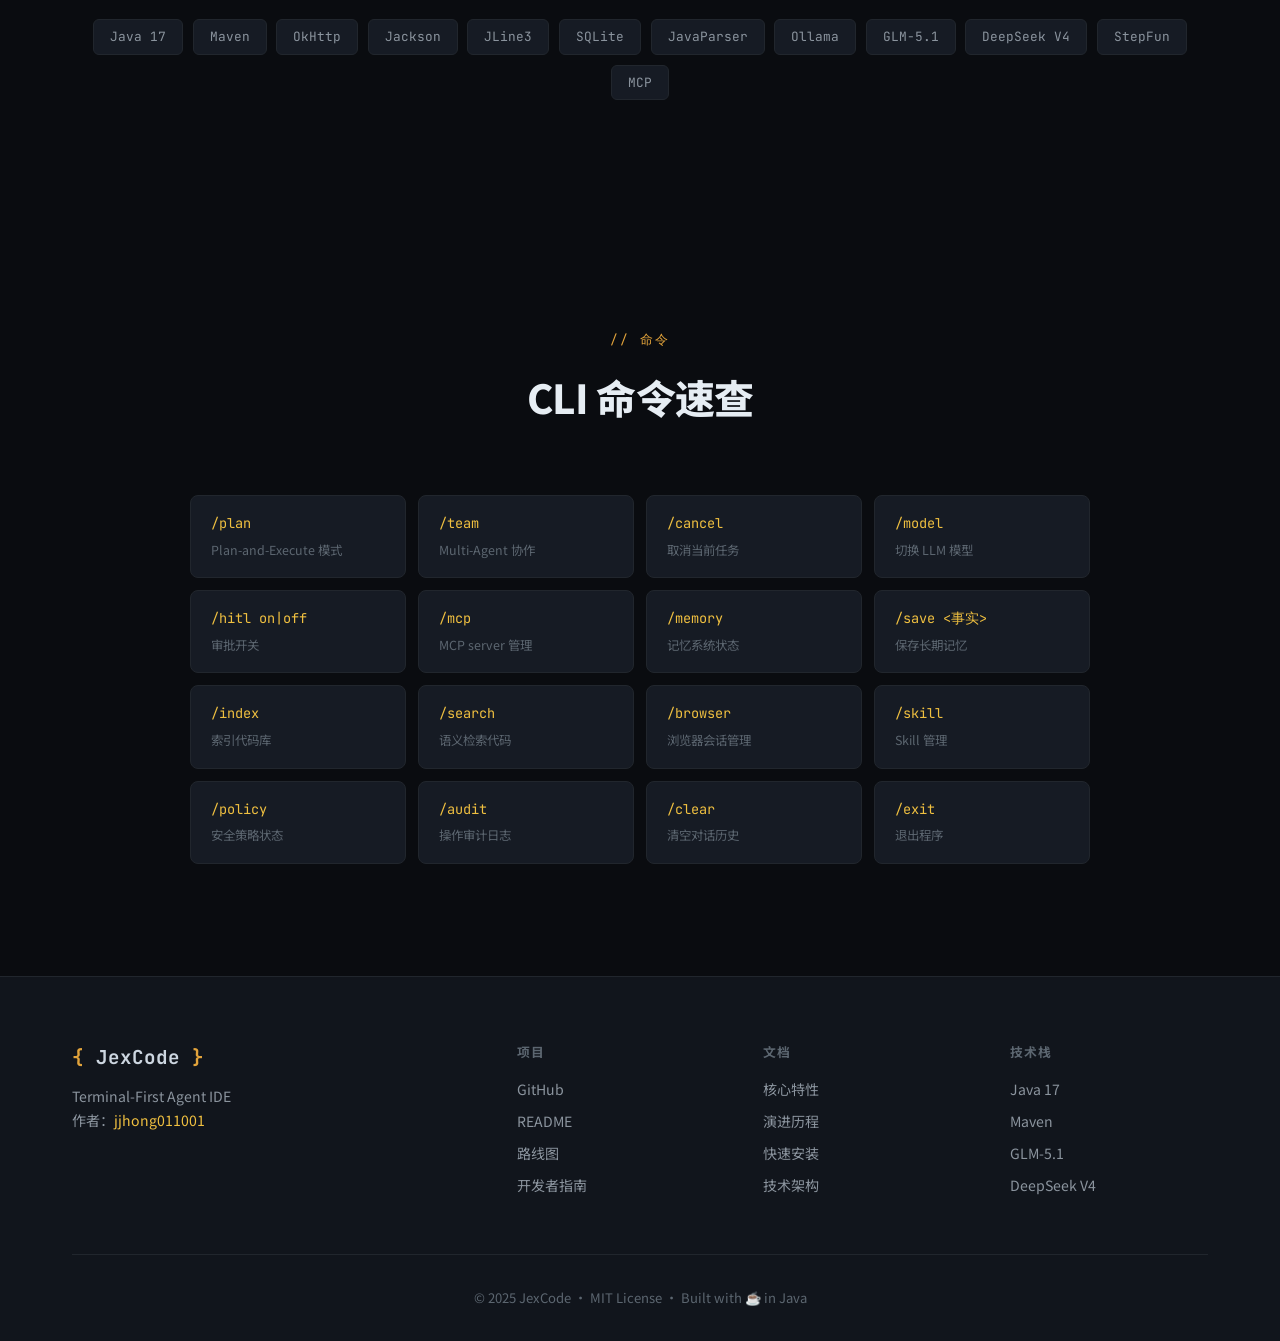
<file: docs/website/index.html>
<!DOCTYPE html>
<html lang="zh-CN">
<head>
  <meta charset="UTF-8">
  <meta name="viewport" content="width=device-width, initial-scale=1.0">
  <title>JexCode · Terminal-First Agent IDE</title>
  <meta name="description" content="一个面向商业使用的 Java Agent CLI 产品，对标 Claude Code。从 ReAct 循环持续演进到完整 Agent 产品形态。">
  <link rel="preconnect" href="https://fonts.googleapis.com">
  <link rel="preconnect" href="https://fonts.gstatic.com" crossorigin>
  <link href="https://fonts.googleapis.com/css2?family=JetBrains+Mono:wght@400;500;600;700&family=Noto+Sans+SC:wght@300;400;500;700;900&display=swap" rel="stylesheet">
  <link rel="stylesheet" href="styles.css">
  <link rel="icon" href="data:image/svg+xml,<svg xmlns='http://www.w3.org/2000/svg' viewBox='0 0 100 100'><text y='.9em' font-size='90'>🅿️</text></svg>">
</head>
<body>
  <div class="noise-overlay"></div>

  <!-- Navigation -->
  <nav class="nav" id="nav">
    <div class="nav-inner">
      <a href="#" class="nav-logo">
        <span class="logo-bracket">{</span>
        <span class="logo-text">JexCode</span>
        <span class="logo-bracket">}</span>
        <span class="logo-version">v16.1</span>
      </a>
      <div class="nav-links">
        <a href="#features">特性</a>
        <a href="#evolution">演进</a>
        <a href="#install">安装</a>
        <a href="#architecture">架构</a>
        <a href="https://github.com/jjhong011001/JexCode" target="_blank" class="nav-gh" title="GitHub">
          <svg width="18" height="18" viewBox="0 0 16 16" fill="currentColor"><path d="M8 0C3.58 0 0 3.58 0 8c0 3.54 2.29 6.53 5.47 7.59.4.07.55-.17.55-.38 0-.19-.01-.82-.01-1.49-2.01.37-2.53-.49-2.69-.94-.09-.23-.48-.94-.82-1.13-.28-.15-.68-.52-.01-.53.63-.01 1.08.58 1.23.82.72 1.21 1.87.87 2.33.66.07-.52.28-.87.51-1.07-1.78-.2-3.64-.89-3.64-3.95 0-.87.31-1.59.82-2.15-.08-.2-.36-1.02.08-2.12 0 0 .67-.21 2.2.82.64-.18 1.32-.27 2-.27s1.36.09 2 .27c1.53-1.04 2.2-.82 2.2-.82.44 1.1.16 1.92.08 2.12.51.56.82 1.27.82 2.15 0 3.07-1.87 3.75-3.65 3.95.29.25.54.73.54 1.48 0 1.07-.01 1.93-.01 2.2 0 .21.15.46.55.38A8.01 8.01 0 0 0 16 8c0-4.42-3.58-8-8-8"/></svg>
          <span>Star</span>
        </a>
      </div>
    </div>
  </nav>

  <!-- Hero -->
  <section class="hero" id="hero">
    <div class="hero-grid">
      <div class="hero-content">
        <div class="hero-badge">
          <span class="badge-dot"></span>
          第 17 期进行中 · LSP 诊断注入
        </div>
        <h1 class="hero-title">
          <span class="title-line">一个住在终端里的</span>
          <span class="title-line title-accent">Java Agent IDE</span>
        </h1>
        <p class="hero-subtitle">
          JexCode 是一款基于 Java 的开源命令行智能体，对标 Claude Code。
          从 ReAct 循环出发，已完成 <strong>16.1 期迭代</strong>，演进为支持
          多模型、多 Agent 协作、MCP 协议、浏览器自动化的完整 Agent 产品。
        </p>
        <div class="hero-actions">
          <a href="#install" class="btn btn-primary">
            <span class="btn-icon">↓</span>
            快速安装
          </a>
          <a href="https://github.com/jjhong011001/JexCode" target="_blank" class="btn btn-secondary">
            <svg width="16" height="16" viewBox="0 0 16 16" fill="currentColor"><path d="M8 0C3.58 0 0 3.58 0 8c0 3.54 2.29 6.53 5.47 7.59.4.07.55-.17.55-.38 0-.19-.01-.82-.01-1.49-2.01.37-2.53-.49-2.69-.94-.09-.23-.48-.94-.82-1.13-.28-.15-.68-.52-.01-.53.63-.01 1.08.58 1.23.82.72 1.21 1.87.87 2.33.66.07-.52.28-.87.51-1.07-1.78-.2-3.64-.89-3.64-3.95 0-.87.31-1.59.82-2.15-.08-.2-.36-1.02.08-2.12 0 0 .67-.21 2.2.82.64-.18 1.32-.27 2-.27s1.36.09 2 .27c1.53-1.04 2.2-.82 2.2-.82.44 1.1.16 1.92.08 2.12.51.56.82 1.27.82 2.15 0 3.07-1.87 3.75-3.65 3.95.29.25.54.73.54 1.48 0 1.07-.01 1.93-.01 2.2 0 .21.15.46.55.38A8.01 8.01 0 0 0 16 8c0-4.42-3.58-8-8-8"/></svg>
            GitHub
          </a>
        </div>
        <div class="hero-stats">
          <div class="stat">
            <span class="stat-number">17</span>
            <span class="stat-label">迭代期数</span>
          </div>
          <div class="stat">
            <span class="stat-number">3+</span>
            <span class="stat-label">LLM 模型</span>
          </div>
          <div class="stat">
            <span class="stat-number">60+</span>
            <span class="stat-label">MCP 工具</span>
          </div>
          <div class="stat">
            <span class="stat-number">v16.1</span>
            <span class="stat-label">最新版本</span>
          </div>
        </div>
      </div>
      <div class="hero-terminal">
        <div class="terminal-window">
          <div class="terminal-header">
            <span class="terminal-dot dot-red"></span>
            <span class="terminal-dot dot-yellow"></span>
            <span class="terminal-dot dot-green"></span>
            <span class="terminal-title">jexCode — zsh</span>
          </div>
          <div class="terminal-body">
            <div class="terminal-line"><span class="t-prompt">$</span> java -jar jexcode.jar</div>
            <div class="terminal-line t-dim">╔══════════════════════════════════╗</div>
            <div class="terminal-line t-dim">║   <span class="t-accent">JexCode JX</span> · Java Agent CLI   ║</div>
            <div class="terminal-line t-dim">╚══════════════════════════════════╝</div>
            <div class="terminal-line t-green">✅ API Key 已加载</div>
            <div class="terminal-line t-green">🔄 使用 ReAct 模式</div>
            <div class="terminal-line"><span class="t-prompt">👤 你:</span> <span class="t-cursor">▊</span></div>
          </div>
        </div>
      </div>
    </div>
  </section>

  <!-- What is JexCode -->
  <section class="section section-about" id="about">
    <div class="container">
      <div class="section-header">
        <span class="section-label">// 关于</span>
        <h2>什么是 JexCode？</h2>
      </div>
      <div class="about-grid">
        <div class="about-card">
          <div class="about-icon">🎯</div>
          <h3>对标 Claude Code</h3>
          <p>以 Claude Code 为产品标杆，打造 Java 生态下最强大的终端 Agent。从第 1 期 ReAct 单代理循环，一路演进到第 16 期 TUI 产品化。</p>
        </div>
        <div class="about-card">
          <div class="about-icon">☕</div>
          <h3>纯 Java 实现</h3>
          <p>基于 Java 17 + Maven 构建，零外部运行时依赖。OkHttp 做 HTTP 通信，Jackson 序列化，JLine3 做终端交互，SQLite 持久化。</p>
        </div>
        <div class="about-card">
          <div class="about-icon">🧠</div>
          <h3>多模型支持</h3>
          <p>内置 GLM-5.1（200K）、DeepSeek V4（1M）、StepFun（256K）三个 LLM 客户端，<code>/model</code> 命令运行时热切换。</p>
        </div>
        <div class="about-card">
          <div class="about-icon">🛡️</div>
          <h3>安全可审计</h3>
          <p>HITL 人工审批 + 路径围栏 + 命令黑名单 + 操作审计。不是沙箱，但提供生产可用的安全模型。</p>
        </div>
      </div>
    </div>
  </section>

  <!-- Features -->
  <section class="section section-features" id="features">
    <div class="container">
      <div class="section-header">
        <span class="section-label">// 能力</span>
        <h2>核心特性</h2>
        <p class="section-desc">16.1 期已完成，21 期路线持续扩展 Agent 产品能力矩阵</p>
      </div>
      <div class="features-grid">
        <div class="feature-card">
          <div class="feature-number">01</div>
          <h3>ReAct 循环</h3>
          <p>思考 → 行动 → 观察，支持流式推理展示、工具调用、对话历史管理、长上下文自动压缩。</p>
          <div class="feature-tags">
            <span>流式输出</span><span>工具调用</span><span>上下文压缩</span>
          </div>
        </div>
        <div class="feature-card">
          <div class="feature-number">02</div>
          <h3>Plan & Execute</h3>
          <p>复杂任务先规划再执行，DAG 依赖拓扑排序，并行批次推进，支持用户审阅与补充。</p>
          <div class="feature-tags">
            <span>DAG</span><span>并行执行</span><span>人工审阅</span>
          </div>
        </div>
        <div class="feature-card">
          <div class="feature-number">03</div>
          <h3>Multi-Agent 协作</h3>
          <p>规划者 + 执行者 + 检查者，主从架构编排，审查不过自动重试，Worker 并发执行。</p>
          <div class="feature-tags">
            <span>编排器</span><span>角色分工</span><span>质量审查</span>
          </div>
        </div>
        <div class="feature-card">
          <div class="feature-number">04</div>
          <h3>Memory 系统</h3>
          <p>短期记忆 + 长期记忆 + 摘要压缩 + 事实提取。跨会话复用稳定知识，智能检索相关上下文。</p>
          <div class="feature-tags">
            <span>长期记忆</span><span>摘要压缩</span><span>事实提取</span>
          </div>
        </div>
        <div class="feature-card">
          <div class="feature-number">05</div>
          <h3>RAG 检索</h3>
          <p>代码向量化 + SQLite 向量存储 + 语义检索 + AST 关系图谱。自然语言搜代码，理解代码结构。</p>
          <div class="feature-tags">
            <span>Embedding</span><span>语义搜索</span><span>代码图谱</span>
          </div>
        </div>
        <div class="feature-card">
          <div class="feature-number">06</div>
          <h3>HITL 审批</h3>
          <p>危险操作（写文件 / 执行命令 / 创建项目）人工审批。单字符交互：批准 / 放行 / 拒绝 / 跳过 / 改参。</p>
          <div class="feature-tags">
            <span>安全审批</span><span>路径围栏</span><span>操作审计</span>
          </div>
        </div>
        <div class="feature-card">
          <div class="feature-number">07</div>
          <h3>MCP 协议</h3>
          <p>支持 stdio 子进程 + Streamable HTTP 双传输。自动注册 60+ MCP 工具，resources 双轨与 @-mention。</p>
          <div class="feature-tags">
            <span>stdio</span><span>Streamable HTTP</span><span>resources</span>
          </div>
        </div>
        <div class="feature-card">
          <div class="feature-number">08</div>
          <h3>Chrome DevTools</h3>
          <p>集成 chrome-devtools-mcp，支持导航 / 快照 / 点击 / 填表 / 脚本执行。CDP 会话复用，登录态访问。</p>
          <div class="feature-tags">
            <span>浏览器自动化</span><span>登录态复用</span><span>SPA 渲染</span>
          </div>
        </div>
        <div class="feature-card">
          <div class="feature-number">09</div>
          <h3>联网能力</h3>
          <p>web_search（智谱 / SerpAPI / SearXNG）+ web_fetch（readability 提取 → Markdown）。安全策略内置。</p>
          <div class="feature-tags">
            <span>联网搜索</span><span>网页抓取</span><span>安全策略</span>
          </div>
        </div>
        <div class="feature-card">
          <div class="feature-number">10</div>
          <h3>TUI 产品化</h3>
          <p>三种 Renderer：inline 流式（默认）/ lanterna 全屏 / plain 兜底。行内折叠、diff、状态栏。</p>
          <div class="feature-tags">
            <span>inline TUI</span><span>lanterna</span><span>行内 diff</span>
          </div>
        </div>
        <div class="feature-card">
          <div class="feature-number">11</div>
          <h3>Skill 系统</h3>
          <p>从硬编码提示词中抽出可复用单元。SKILL.md 决策手册 + references 资料库 + 内置 web-access skill。</p>
          <div class="feature-tags">
            <span>可复用</span><span>三层加载</span><span>站点经验</span>
          </div>
        </div>
        <div class="feature-card">
          <div class="feature-number">12</div>
          <h3>长上下文工程</h3>
          <p>short / balanced / long 三种模式，自适应 RAG topK、MCP 索引注入。1M token window 支持。</p>
          <div class="feature-tags">
            <span>1M context</span><span>自适应</span><span>prompt cache</span>
          </div>
        </div>
      </div>
    </div>
  </section>

  <!-- Evolution -->
  <section class="section section-evolution" id="evolution">
    <div class="container">
      <div class="section-header">
        <span class="section-label">// 演进</span>
        <h2>21 期路线进度</h2>
        <p class="section-desc">从 ReAct 到完整 Agent 产品，每一期都是质的飞跃</p>
      </div>
      <div class="timeline">
        <div class="timeline-line"></div>
        <div class="timeline-items">
          <div class="tl-item">
            <div class="tl-marker"><span>01</span></div>
            <div class="tl-content">
              <h4>ReAct Agent CLI</h4>
              <p>单轮对话驱动的 ReAct 循环，支持文件操作、Shell 命令、项目创建。基础工具集建立。</p>
            </div>
          </div>
          <div class="tl-item">
            <div class="tl-marker"><span>02</span></div>
            <div class="tl-content">
              <h4>Plan-and-Execute + DAG</h4>
              <p>复杂任务规划能力。先拆解、再按依赖顺序执行，支持计划确认与补充。</p>
            </div>
          </div>
          <div class="tl-item">
            <div class="tl-marker"><span>03</span></div>
            <div class="tl-content">
              <h4>Memory + 上下文工程</h4>
              <p>短期 / 长期记忆、摘要压缩、事实提取、Token 预算管理。跨会话知识复用。</p>
            </div>
          </div>
          <div class="tl-item">
            <div class="tl-marker"><span>04</span></div>
            <div class="tl-content">
              <h4>RAG 检索 + 代码库理解</h4>
              <p>代码向量化、SQLite 向量存储、语义检索、AST 关系图谱。自然语言搜代码。</p>
            </div>
          </div>
          <div class="tl-item">
            <div class="tl-marker"><span>05</span></div>
            <div class="tl-content">
              <h4>Multi-Agent 协作</h4>
              <p>规划者 + 执行者 + 检查者，主从编排。审查未通过自动重试，Worker 并发。</p>
            </div>
          </div>
          <div class="tl-item">
            <div class="tl-marker"><span>06</span></div>
            <div class="tl-content">
              <h4>HITL 人工审批</h4>
              <p>危险操作审批流。路径围栏、命令黑名单、操作审计。三级危险等级。</p>
            </div>
          </div>
          <div class="tl-item">
            <div class="tl-marker"><span>07</span></div>
            <div class="tl-content">
              <h4>异步执行 + 并行工具</h4>
              <p>同一轮多工具并行执行。Plan / Team 按依赖批次并发。统一超时与取消。</p>
            </div>
          </div>
          <div class="tl-item">
            <div class="tl-marker"><span>08</span></div>
            <div class="tl-content">
              <h4>多模型适配</h4>
              <p>GLM-5.1 / DeepSeek V4 / StepFun 三模型。<code>/model</code> 运行时热切换。</p>
            </div>
          </div>
          <div class="tl-item">
            <div class="tl-marker"><span>09</span></div>
            <div class="tl-content">
              <h4>联网能力</h4>
              <p>web_search（三 provider）+ web_fetch（readability 提取）。内置安全策略。</p>
            </div>
          </div>
          <div class="tl-item">
            <div class="tl-marker"><span>10</span></div>
            <div class="tl-content">
              <h4>MCP 协议核心</h4>
              <p>stdio + Streamable HTTP 双传输。自动注册工具，schema 清洗。</p>
            </div>
          </div>
          <div class="tl-item">
            <div class="tl-marker"><span>11</span></div>
            <div class="tl-content">
              <h4>MCP 高级能力</h4>
              <p>resources 双轨、prompts 查看、@-mention、被动通知、运行中取消。</p>
            </div>
          </div>
          <div class="tl-item">
            <div class="tl-marker"><span>12</span></div>
            <div class="tl-content">
              <h4>长上下文工程</h4>
              <p>三种上下文模式、动态预算、prompt cache 可见化。DeepSeek V4 1M window。</p>
            </div>
          </div>
          <div class="tl-item">
            <div class="tl-marker"><span>13</span></div>
            <div class="tl-content">
              <h4>Chrome DevTools MCP</h4>
              <p>集成 chrome-devtools-mcp。浏览器导航、快照、点击、填表。SPA / 防爬墙覆盖。</p>
            </div>
          </div>
          <div class="tl-item">
            <div class="tl-marker"><span>14</span></div>
            <div class="tl-content">
              <h4>CDP 会话复用</h4>
              <p>登录态访问、敏感页面策略、<code>/browser</code> 命令组。复用日常 Chrome。</p>
            </div>
          </div>
          <div class="tl-item">
            <div class="tl-marker"><span>15</span></div>
            <div class="tl-content">
              <h4>Skill 系统</h4>
              <p>SKILL.md 决策手册 + references 资料库。内置 web-access skill，站点经验可积累。</p>
            </div>
          </div>
          <div class="tl-item">
            <div class="tl-marker"><span>16</span></div>
            <div class="tl-content">
              <h4>TUI 产品化</h4>
              <p>Renderer 接口 + 三种实现（inline / lanterna / plain）。行内折叠、diff、状态栏。</p>
            </div>
          </div>
          <div class="tl-item tl-item-next">
            <div class="tl-marker tl-marker-next"><span>17</span></div>
            <div class="tl-content">
              <h4>LSP 诊断注入 <span class="tl-badge">进行中</span></h4>
              <p>Agent 改完代码后，自动收集编译诊断并在下一轮推理前注入。</p>
            </div>
          </div>
          <div class="tl-item tl-item-planned">
            <div class="tl-marker tl-marker-planned"><span>18</span></div>
            <div class="tl-content">
              <h4>Git Side-History 快照与回滚 <span class="tl-badge tl-badge-planned">计划</span></h4>
              <p>Turn 粒度自动快照，支持不污染用户 Git 历史的一键恢复。</p>
            </div>
          </div>
          <div class="tl-item tl-item-planned">
            <div class="tl-marker tl-marker-planned"><span>19</span></div>
            <div class="tl-content">
              <h4>Prompt 分层架构 <span class="tl-badge tl-badge-planned">计划</span></h4>
              <p>把硬编码 system prompt 拆成可维护、可覆盖的 Markdown 分层。</p>
            </div>
          </div>
          <div class="tl-item tl-item-planned">
            <div class="tl-marker tl-marker-planned"><span>20</span></div>
            <div class="tl-content">
              <h4>异步后台任务 + Runtime API <span class="tl-badge tl-badge-planned">计划</span></h4>
              <p>持久化任务队列与 HTTP/SSE Runtime API，面向无头和集成场景。</p>
            </div>
          </div>
          <div class="tl-item tl-item-planned">
            <div class="tl-marker tl-marker-planned"><span>21</span></div>
            <div class="tl-content">
              <h4>图片复制粘贴输入 <span class="tl-badge tl-badge-planned">计划</span></h4>
              <p>在安全网和架构就绪后，再接通截图、图片和图表的 图片输入。</p>
            </div>
          </div>
        </div>
      </div>
    </div>
  </section>

  <!-- Install -->
  <section class="section section-install" id="install">
    <div class="container">
      <div class="section-header">
        <span class="section-label">// 开始</span>
        <h2>快速安装</h2>
        <p class="section-desc">Java 17 + Maven，三分钟跑起来</p>
      </div>
      <div class="install-steps">
        <div class="install-step">
          <div class="step-number">1</div>
          <div class="step-content">
            <h4>配置 API Key</h4>
            <div class="code-block">
              <div class="code-header"><span>terminal</span></div>
              <pre><code>cp .env.example .env
<span class="c-comment"># 编辑 .env，填入 API Key</span>
<span class="c-key">GLM_API_KEY</span>=your_api_key_here
<span class="c-key">DEEPSEEK_API_KEY</span>=your_deepseek_key_here
<span class="c-key">STEP_API_KEY</span>=your_step_key_here</code></pre>
            </div>
          </div>
        </div>
        <div class="install-step">
          <div class="step-number">2</div>
          <div class="step-content">
            <h4>编译运行</h4>
            <div class="code-block">
              <div class="code-header"><span>terminal</span></div>
              <pre><code><span class="c-comment"># 编译打包</span>
mvn clean package

<span class="c-comment"># 启动 JexCode</span>
java -jar target/jexcode-1.0-SNAPSHOT.jar

<span class="c-comment"># 或直接运行（无需先 package）</span>
mvn clean compile exec:java \
  -Dexec.mainClass=<span class="c-string">"com.jexcode.cli.Main"</span></code></pre>
            </div>
          </div>
        </div>
        <div class="install-step">
          <div class="step-number">3</div>
          <div class="step-content">
            <h4>开始使用</h4>
            <div class="code-block">
              <div class="code-header"><span>jexCode session</span></div>
              <pre><code><span class="c-dim">╔══════════════════════════════════╗
║   JexCode  v16.1.0              ║
╚══════════════════════════════════╝</span>

✅ <span class="c-green">API Key 已加载</span>
🔄 <span class="c-green">使用 ReAct 模式</span>

<span class="c-prompt">👤 你:</span> 创建一个 Java 项目叫 myapp

<span class="c-prompt">🤖 回复:</span>
已成功创建 Java 项目 "myapp"，
包含完整的 Maven 结构。</code></pre>
            </div>
          </div>
        </div>
      </div>
      <div class="install-extra">
        <p>可选：配置 MCP server（默认自动创建 chrome-devtools 配置）</p>
        <div class="code-block">
          <div class="code-header"><span>~/.jexcode/mcp.json</span></div>
          <pre><code>{
  <span class="c-key">"mcpServers"</span>: {
    <span class="c-key">"chrome-devtools"</span>: {
      <span class="c-key">"command"</span>: <span class="c-string">"npx"</span>,
      <span class="c-key">"args"</span>: [<span class="c-string">"-y"</span>, <span class="c-string">"chrome-devtools-mcp@latest"</span>]
    }
  }
}</code></pre>
        </div>
      </div>
    </div>
  </section>

  <!-- Architecture -->
  <section class="section section-arch" id="architecture">
    <div class="container">
      <div class="section-header">
        <span class="section-label">// 架构</span>
        <h2>技术架构</h2>
        <p class="section-desc">清晰的分层设计，每个模块职责明确</p>
      </div>
      <div class="arch-diagram">
        <div class="arch-layer arch-layer-top">
          <div class="arch-box arch-cli">CLI · TUI</div>
          <div class="arch-arrow">→</div>
          <div class="arch-box arch-agent">Agent 核心</div>
        </div>
        <div class="arch-layer arch-layer-mid">
          <div class="arch-box arch-plan">Plan</div>
          <div class="arch-box arch-tool">Tool</div>
          <div class="arch-box arch-memory">Memory</div>
          <div class="arch-box arch-rag">RAG</div>
          <div class="arch-box arch-skill">Skill</div>
          <div class="arch-box arch-hitl">HITL</div>
        </div>
        <div class="arch-layer arch-layer-bot">
          <div class="arch-box arch-mcp">MCP</div>
          <div class="arch-box arch-web">Web</div>
          <div class="arch-box arch-llm">LLM</div>
          <div class="arch-box arch-context">Context</div>
          <div class="arch-box arch-policy">Policy</div>
          <div class="arch-box arch-browser">Browser</div>
        </div>
      </div>
      <div class="tech-stack">
        <h4>技术栈</h4>
        <div class="tech-tags">
          <span>Java 17</span><span>Maven</span><span>OkHttp</span><span>Jackson</span>
          <span>JLine3</span><span>SQLite</span><span>JavaParser</span><span>Ollama</span>
          <span>GLM-5.1</span><span>DeepSeek V4</span><span>StepFun</span><span>MCP</span>
        </div>
      </div>
    </div>
  </section>

  <!-- Commands Reference -->
  <section class="section section-commands" id="commands">
    <div class="container">
      <div class="section-header">
        <span class="section-label">// 命令</span>
        <h2>CLI 命令速查</h2>
      </div>
      <div class="commands-grid">
        <div class="cmd-card">
          <code>/plan</code>
          <span>Plan-and-Execute 模式</span>
        </div>
        <div class="cmd-card">
          <code>/team</code>
          <span>Multi-Agent 协作</span>
        </div>
        <div class="cmd-card">
          <code>/cancel</code>
          <span>取消当前任务</span>
        </div>
        <div class="cmd-card">
          <code>/model</code>
          <span>切换 LLM 模型</span>
        </div>
        <div class="cmd-card">
          <code>/hitl on|off</code>
          <span>审批开关</span>
        </div>
        <div class="cmd-card">
          <code>/mcp</code>
          <span>MCP server 管理</span>
        </div>
        <div class="cmd-card">
          <code>/memory</code>
          <span>记忆系统状态</span>
        </div>
        <div class="cmd-card">
          <code>/save &lt;事实&gt;</code>
          <span>保存长期记忆</span>
        </div>
        <div class="cmd-card">
          <code>/index</code>
          <span>索引代码库</span>
        </div>
        <div class="cmd-card">
          <code>/search</code>
          <span>语义检索代码</span>
        </div>
        <div class="cmd-card">
          <code>/browser</code>
          <span>浏览器会话管理</span>
        </div>
        <div class="cmd-card">
          <code>/skill</code>
          <span>Skill 管理</span>
        </div>
        <div class="cmd-card">
          <code>/policy</code>
          <span>安全策略状态</span>
        </div>
        <div class="cmd-card">
          <code>/audit</code>
          <span>操作审计日志</span>
        </div>
        <div class="cmd-card">
          <code>/clear</code>
          <span>清空对话历史</span>
        </div>
        <div class="cmd-card">
          <code>/exit</code>
          <span>退出程序</span>
        </div>
      </div>
    </div>
  </section>

  <!-- Footer -->
  <footer class="footer">
    <div class="container">
      <div class="footer-grid">
        <div class="footer-brand">
          <div class="footer-logo">
            <span class="logo-bracket">{</span>
            <span>JexCode</span>
            <span class="logo-bracket">}</span>
          </div>
          <p>Terminal-First Agent IDE<br>作者：<a href="https://github.com/jjhong011001" target="_blank">jjhong011001</a></p>
        </div>
        <div class="footer-links">
          <h5>项目</h5>
          <a href="https://github.com/jjhong011001/JexCode" target="_blank">GitHub</a>
          <a href="https://github.com/jjhong011001/JexCode/blob/main/README.md" target="_blank">README</a>
          <a href="https://github.com/jjhong011001/JexCode/blob/main/ROADMAP.md" target="_blank">路线图</a>
          <a href="https://github.com/jjhong011001/JexCode/blob/main/AGENTS.md" target="_blank">开发者指南</a>
        </div>
        <div class="footer-links">
          <h5>文档</h5>
          <a href="#features">核心特性</a>
          <a href="#evolution">演进历程</a>
          <a href="#install">快速安装</a>
          <a href="#architecture">技术架构</a>
        </div>
        <div class="footer-links">
          <h5>技术栈</h5>
          <span>Java 17</span>
          <span>Maven</span>
          <span>GLM-5.1</span>
          <span>DeepSeek V4</span>
        </div>
      </div>
      <div class="footer-bottom">
        <p>&copy; 2025 JexCode · MIT License · Built with ☕ in Java</p>
      </div>
    </div>
  </footer>

  <script src="script.js"></script>
</body>
</html>
</file>
<file: docs/website/styles.css>
/* ═══════════════════════════════════════════════════════
   JexCode · Terminal-First Agent IDE — 官方网站样式
   Design: 终端暗色主题 + 琥珀金强调 + 代码美学
   ═══════════════════════════════════════════════════════ */

/* ── CSS Variables ─────────────────────────────── */
:root {
  --bg-primary: #0a0c10;
  --bg-secondary: #11151c;
  --bg-card: #161b24;
  --bg-code: #1a1f2a;
  --bg-terminal: #0d1117;
  --bg-nav: rgba(10, 12, 16, 0.92);

  --border: #21262d;
  --border-hover: #30363d;

  --text-primary: #cdd6e0;
  --text-secondary: #8b949e;
  --text-muted: #5c6670;

  --accent: #e2a33b;
  --accent-soft: #e2a33b22;
  --accent-glow: #e2a33b44;
  --accent-text: #f0c040;

  --blue: #5294e2;
  --green: #8cc265;
  --green-dim: #8cc26588;
  --red: #e55561;
  --yellow: #e5c07b;
  --purple: #c678dd;
  --cyan: #56b6c2;

  --font-mono: 'JetBrains Mono', 'Fira Code', 'Cascadia Code', monospace;
  --font-sans: 'Noto Sans SC', -apple-system, BlinkMacSystemFont, 'Segoe UI', sans-serif;

  --radius: 8px;
  --radius-lg: 16px;
  --transition: 0.25s cubic-bezier(0.4, 0, 0.2, 1);
  --transition-slow: 0.5s cubic-bezier(0.4, 0, 0.2, 1);

  --max-width: 1200px;
  --nav-height: 64px;
}

/* ── Reset & Base ──────────────────────────────── */
*, *::before, *::after {
  box-sizing: border-box;
  margin: 0;
  padding: 0;
}

html {
  scroll-behavior: smooth;
  scroll-padding-top: var(--nav-height);
}

body {
  font-family: var(--font-sans);
  background: var(--bg-primary);
  color: var(--text-primary);
  line-height: 1.7;
  -webkit-font-smoothing: antialiased;
  -moz-osx-font-smoothing: grayscale;
  overflow-x: hidden;
}

a {
  color: var(--blue);
  text-decoration: none;
  transition: color var(--transition);
}
a:hover { color: var(--accent-text); }

code {
  font-family: var(--font-mono);
  font-size: 0.9em;
  background: var(--bg-code);
  padding: 2px 6px;
  border-radius: 4px;
  color: var(--accent-text);
}

strong { color: #e6edf3; font-weight: 600; }

img { max-width: 100%; }

/* ── Noise Overlay ─────────────────────────────── */
.noise-overlay {
  position: fixed;
  top: 0; left: 0; right: 0; bottom: 0;
  opacity: 0.025;
  pointer-events: none;
  z-index: 9999;
  background-image: url("data:image/svg+xml,%3Csvg viewBox='0 0 256 256' xmlns='http://www.w3.org/2000/svg'%3E%3Cfilter id='noise'%3E%3CfeTurbulence type='fractalNoise' baseFrequency='0.9' numOctaves='4' stitchTiles='stitch'/%3E%3C/filter%3E%3Crect width='100%25' height='100%25' filter='url(%23noise)'/%3E%3C/svg%3E");
  background-size: 256px 256px;
}

/* ── Container ─────────────────────────────────── */
.container {
  max-width: var(--max-width);
  margin: 0 auto;
  padding: 0 2rem;
}

/* ── Section Header ────────────────────────────── */
.section {
  padding: 7rem 0;
  position: relative;
}

.section-header {
  text-align: center;
  margin-bottom: 4rem;
}

.section-label {
  display: inline-block;
  font-family: var(--font-mono);
  font-size: 0.8rem;
  color: var(--accent);
  text-transform: uppercase;
  letter-spacing: 0.15em;
  margin-bottom: 0.75rem;
}

.section-header h2 {
  font-size: 2.5rem;
  font-weight: 800;
  letter-spacing: -0.02em;
  color: #e6edf3;
}

.section-desc {
  margin-top: 0.75rem;
  color: var(--text-secondary);
  font-size: 1.1rem;
}

/* ── Navigation ────────────────────────────────── */
.nav {
  position: fixed;
  top: 0; left: 0; right: 0;
  height: var(--nav-height);
  background: var(--bg-nav);
  backdrop-filter: blur(16px);
  -webkit-backdrop-filter: blur(16px);
  border-bottom: 1px solid var(--border);
  z-index: 1000;
  transition: background var(--transition), border var(--transition);
}

.nav.scrolled {
  background: rgba(10, 12, 16, 0.97);
  border-bottom-color: var(--border-hover);
}

.nav-inner {
  max-width: var(--max-width);
  margin: 0 auto;
  padding: 0 2rem;
  height: 100%;
  display: flex;
  align-items: center;
  justify-content: space-between;
}

.nav-logo {
  display: flex;
  align-items: center;
  gap: 2px;
  font-family: var(--font-mono);
  font-size: 1.1rem;
  font-weight: 700;
  color: var(--text-primary);
  text-decoration: none;
}

.logo-bracket { color: var(--accent); }
.logo-text { color: var(--text-primary); }
.logo-version {
  font-size: 0.7rem;
  color: var(--text-muted);
  margin-left: 6px;
  padding: 2px 6px;
  background: var(--bg-card);
  border-radius: 4px;
  border: 1px solid var(--border);
}

.nav-links {
  display: flex;
  align-items: center;
  gap: 1.5rem;
}

.nav-links a {
  font-size: 0.9rem;
  color: var(--text-secondary);
  transition: color var(--transition);
}
.nav-links a:hover { color: var(--text-primary); }

.nav-gh {
  display: flex;
  align-items: center;
  gap: 0.4rem;
  padding: 6px 14px;
  background: var(--bg-card);
  border: 1px solid var(--border);
  border-radius: 6px;
  font-size: 0.85rem;
  color: var(--text-secondary) !important;
  transition: all var(--transition);
}
.nav-gh:hover {
  border-color: var(--border-hover);
  color: var(--text-primary) !important;
}

/* ── Hero ──────────────────────────────────────── */
.hero {
  min-height: 100vh;
  display: flex;
  align-items: center;
  padding: calc(var(--nav-height) + 4rem) 2rem 4rem;
  position: relative;
  overflow: hidden;
}

.hero::before {
  content: '';
  position: absolute;
  top: -50%;
  right: -20%;
  width: 800px;
  height: 800px;
  background: radial-gradient(circle, var(--accent-soft) 0%, transparent 70%);
  pointer-events: none;
}

.hero-grid {
  max-width: var(--max-width);
  margin: 0 auto;
  display: grid;
  grid-template-columns: 1fr 1fr;
  gap: 4rem;
  align-items: center;
  width: 100%;
}

.hero-content {
  position: relative;
  z-index: 1;
}

.hero-badge {
  display: inline-flex;
  align-items: center;
  gap: 0.5rem;
  font-size: 0.85rem;
  color: var(--accent-text);
  background: var(--accent-soft);
  border: 1px solid var(--accent-glow);
  padding: 6px 16px;
  border-radius: 20px;
  margin-bottom: 1.5rem;
  font-family: var(--font-mono);
  font-size: 0.8rem;
}

.badge-dot {
  width: 8px;
  height: 8px;
  background: var(--accent);
  border-radius: 50%;
  animation: pulse-dot 2s ease-in-out infinite;
}

@keyframes pulse-dot {
  0%, 100% { opacity: 1; box-shadow: 0 0 0 0 var(--accent-glow); }
  50% { opacity: 0.7; box-shadow: 0 0 0 6px transparent; }
}

.hero-title {
  font-size: 3.2rem;
  font-weight: 900;
  line-height: 1.15;
  letter-spacing: -0.03em;
  margin-bottom: 1.5rem;
}

.title-line {
  display: block;
}

.title-accent {
  background: linear-gradient(135deg, var(--accent-text) 0%, var(--accent) 50%, #d4892a 100%);
  -webkit-background-clip: text;
  -webkit-text-fill-color: transparent;
  background-clip: text;
}

.hero-subtitle {
  font-size: 1.1rem;
  color: var(--text-secondary);
  line-height: 1.8;
  margin-bottom: 2rem;
  max-width: 500px;
}

.hero-actions {
  display: flex;
  gap: 1rem;
  margin-bottom: 3rem;
}

.btn {
  display: inline-flex;
  align-items: center;
  gap: 0.5rem;
  padding: 12px 24px;
  border-radius: 8px;
  font-size: 0.95rem;
  font-weight: 600;
  font-family: var(--font-sans);
  transition: all var(--transition);
  cursor: pointer;
}

.btn-primary {
  background: var(--accent);
  color: #0a0c10;
  border: none;
}
.btn-primary:hover {
  background: #f0c040;
  color: #0a0c10;
  transform: translateY(-1px);
  box-shadow: 0 4px 20px var(--accent-glow);
}

.btn-secondary {
  background: var(--bg-card);
  color: var(--text-primary);
  border: 1px solid var(--border);
}
.btn-secondary:hover {
  border-color: var(--border-hover);
  background: #1c2330;
  color: var(--text-primary);
  transform: translateY(-1px);
}

.btn-icon {
  font-size: 1rem;
}

/* Hero Stats */
.hero-stats {
  display: flex;
  gap: 2.5rem;
}

.stat {
  display: flex;
  flex-direction: column;
}

.stat-number {
  font-family: var(--font-mono);
  font-size: 1.6rem;
  font-weight: 700;
  color: var(--accent-text);
}

.stat-label {
  font-size: 0.8rem;
  color: var(--text-muted);
  margin-top: 2px;
}

/* Hero Terminal */
.hero-terminal {
  position: relative;
  z-index: 1;
}

.terminal-window {
  background: var(--bg-terminal);
  border: 1px solid var(--border);
  border-radius: var(--radius-lg);
  overflow: hidden;
  box-shadow: 0 20px 60px rgba(0,0,0,0.5), 0 0 0 1px rgba(226,163,59,0.05);
  transition: transform var(--transition-slow), box-shadow var(--transition-slow);
}

.terminal-window:hover {
  transform: translateY(-2px);
  box-shadow: 0 24px 70px rgba(0,0,0,0.6), 0 0 0 1px rgba(226,163,59,0.1);
}

.terminal-header {
  display: flex;
  align-items: center;
  gap: 8px;
  padding: 12px 16px;
  background: #161b24;
  border-bottom: 1px solid var(--border);
}

.terminal-dot {
  width: 12px;
  height: 12px;
  border-radius: 50%;
}
.dot-red { background: #e55561; }
.dot-yellow { background: #e5c07b; }
.dot-green { background: #8cc265; }

.terminal-title {
  margin-left: 8px;
  font-family: var(--font-mono);
  font-size: 0.75rem;
  color: var(--text-muted);
}

.terminal-body {
  padding: 20px;
  font-family: var(--font-mono);
  font-size: 0.82rem;
  line-height: 1.8;
}

.terminal-line {
  color: var(--text-secondary);
}

.t-prompt { color: var(--green); }
.t-dim { color: var(--text-muted); }
.t-accent { color: var(--accent-text); }
.t-green { color: var(--green); }

.t-cursor {
  display: inline-block;
  color: var(--accent-text);
  animation: blink 1s step-end infinite;
}

@keyframes blink {
  0%, 100% { opacity: 1; }
  50% { opacity: 0; }
}

/* ── About Section ─────────────────────────────── */
.section-about {
  background: var(--bg-secondary);
  border-top: 1px solid var(--border);
  border-bottom: 1px solid var(--border);
}

.about-grid {
  display: grid;
  grid-template-columns: repeat(4, 1fr);
  gap: 1.5rem;
}

.about-card {
  background: var(--bg-card);
  border: 1px solid var(--border);
  border-radius: var(--radius-lg);
  padding: 2rem;
  transition: all var(--transition);
}

.about-card:hover {
  border-color: var(--border-hover);
  transform: translateY(-2px);
  box-shadow: 0 8px 30px rgba(0,0,0,0.3);
}

.about-icon {
  font-size: 2rem;
  margin-bottom: 1rem;
}

.about-card h3 {
  font-size: 1.05rem;
  font-weight: 700;
  margin-bottom: 0.75rem;
  color: #e6edf3;
}

.about-card p {
  font-size: 0.9rem;
  color: var(--text-secondary);
  line-height: 1.7;
}

/* ── Features Grid ─────────────────────────────── */
.features-grid {
  display: grid;
  grid-template-columns: repeat(3, 1fr);
  gap: 1.25rem;
}

.feature-card {
  background: var(--bg-card);
  border: 1px solid var(--border);
  border-radius: var(--radius-lg);
  padding: 1.75rem;
  transition: all var(--transition);
  position: relative;
  overflow: hidden;
}

.feature-card::before {
  content: '';
  position: absolute;
  top: 0; left: 0; right: 0;
  height: 2px;
  background: linear-gradient(90deg, transparent, var(--accent), transparent);
  opacity: 0;
  transition: opacity var(--transition);
}

.feature-card:hover {
  border-color: var(--border-hover);
  transform: translateY(-2px);
  box-shadow: 0 8px 30px rgba(0,0,0,0.3);
}

.feature-card:hover::before {
  opacity: 1;
}

.feature-number {
  font-family: var(--font-mono);
  font-size: 0.75rem;
  color: var(--accent);
  margin-bottom: 0.75rem;
  opacity: 0.7;
}

.feature-card h3 {
  font-size: 1.05rem;
  font-weight: 700;
  margin-bottom: 0.5rem;
  color: #e6edf3;
}

.feature-card p {
  font-size: 0.88rem;
  color: var(--text-secondary);
  line-height: 1.65;
  margin-bottom: 1rem;
}

.feature-tags {
  display: flex;
  flex-wrap: wrap;
  gap: 0.4rem;
}

.feature-tags span {
  font-size: 0.72rem;
  font-family: var(--font-mono);
  color: var(--text-muted);
  background: var(--bg-code);
  padding: 2px 8px;
  border-radius: 4px;
  border: 1px solid var(--border);
}

/* ── Evolution Timeline ────────────────────────── */
.section-evolution {
  background: var(--bg-secondary);
  border-top: 1px solid var(--border);
  border-bottom: 1px solid var(--border);
}

.timeline {
  position: relative;
  max-width: 800px;
  margin: 0 auto;
  padding: 2rem 0;
}

.timeline-line {
  position: absolute;
  left: 56px;
  top: 0;
  bottom: 0;
  width: 1px;
  background: linear-gradient(to bottom, var(--border), var(--accent-glow), var(--border));
}

.timeline-items {
  display: flex;
  flex-direction: column;
  gap: 0;
}

.tl-item {
  display: flex;
  gap: 2rem;
  padding: 1.25rem 0;
  position: relative;
}

.tl-marker {
  width: 48px;
  height: 48px;
  min-width: 48px;
  background: var(--bg-card);
  border: 2px solid var(--border);
  border-radius: 50%;
  display: flex;
  align-items: center;
  justify-content: center;
  font-family: var(--font-mono);
  font-size: 0.8rem;
  font-weight: 700;
  color: var(--accent);
  position: relative;
  z-index: 1;
  transition: all var(--transition);
}

.tl-item:hover .tl-marker {
  border-color: var(--accent);
  box-shadow: 0 0 20px var(--accent-soft);
  background: var(--accent-soft);
}

.tl-marker-next {
  border-color: var(--accent) !important;
  border-style: dashed;
  animation: pulse-marker 2s ease-in-out infinite;
}

@keyframes pulse-marker {
  0%, 100% { box-shadow: 0 0 0 0 var(--accent-glow); }
  50% { box-shadow: 0 0 0 8px transparent; }
}

.tl-content {
  padding-top: 4px;
}

.tl-content h4 {
  font-size: 1rem;
  font-weight: 700;
  color: #e6edf3;
  margin-bottom: 0.3rem;
}

.tl-content p {
  font-size: 0.88rem;
  color: var(--text-secondary);
  line-height: 1.6;
}

.tl-content code {
  font-size: 0.82em;
}

.tl-badge {
  display: inline-block;
  font-size: 0.7rem;
  font-weight: 600;
  color: var(--accent-text);
  background: var(--accent-soft);
  border: 1px solid var(--accent-glow);
  padding: 1px 8px;
  border-radius: 10px;
  margin-left: 6px;
  vertical-align: middle;
}

.tl-item-next {
  opacity: 0.7;
}

.tl-item-planned {
  opacity: 0.52;
}

.tl-marker-planned {
  border-style: dashed;
  color: var(--text-muted);
}

.tl-badge-planned {
  color: var(--text-muted);
  background: var(--bg-card);
  border-color: var(--border);
}

/* ── Install ───────────────────────────────────── */
.install-steps {
  display: flex;
  flex-direction: column;
  gap: 2rem;
  max-width: 800px;
  margin: 0 auto;
}

.install-step {
  display: flex;
  gap: 1.5rem;
  align-items: flex-start;
}

.step-number {
  width: 44px;
  height: 44px;
  min-width: 44px;
  background: var(--accent);
  color: #0a0c10;
  border-radius: 50%;
  display: flex;
  align-items: center;
  justify-content: center;
  font-family: var(--font-mono);
  font-weight: 700;
  font-size: 1.1rem;
}

.step-content h4 {
  font-size: 1.1rem;
  font-weight: 700;
  margin-bottom: 0.75rem;
  color: #e6edf3;
}

/* Code Block */
.code-block {
  background: var(--bg-code);
  border: 1px solid var(--border);
  border-radius: var(--radius);
  overflow: hidden;
}

.code-header {
  display: flex;
  align-items: center;
  padding: 8px 16px;
  background: #1c2330;
  border-bottom: 1px solid var(--border);
}

.code-header span {
  font-family: var(--font-mono);
  font-size: 0.72rem;
  color: var(--text-muted);
}

.code-block pre {
  padding: 16px 20px;
  overflow-x: auto;
}

.code-block code {
  background: none;
  padding: 0;
  font-size: 0.82rem;
  line-height: 1.9;
  color: var(--text-secondary);
}

/* Syntax highlight classes */
.c-comment { color: var(--text-muted); font-style: italic; }
.c-key { color: var(--cyan); }
.c-string { color: var(--green); }
.c-dim { color: var(--text-muted); }
.c-green { color: var(--green); }
.c-prompt { color: var(--accent-text); }

.install-extra {
  max-width: 800px;
  margin: 3rem auto 0;
}

.install-extra > p {
  color: var(--text-secondary);
  font-size: 0.95rem;
  margin-bottom: 1rem;
}

/* ── Architecture ──────────────────────────────── */
.arch-diagram {
  max-width: 800px;
  margin: 0 auto 3rem;
}

.arch-layer {
  display: flex;
  justify-content: center;
  align-items: center;
  gap: 0.75rem;
  margin-bottom: 1rem;
}

.arch-box {
  font-family: var(--font-mono);
  font-size: 0.8rem;
  font-weight: 600;
  padding: 10px 20px;
  border-radius: 8px;
  transition: all var(--transition);
  cursor: default;
}

.arch-box:hover {
  transform: translateY(-1px);
}

.arch-arrow {
  color: var(--accent);
  font-size: 1.2rem;
}

.arch-cli { background: #1a2634; border: 1px solid #2d4a6e; color: var(--blue); }
.arch-agent { background: #2a1a1a; border: 1px solid #6e2d2d; color: var(--red); }
.arch-plan { background: #1a2a1a; border: 1px solid #2d6e2d; color: var(--green); }
.arch-tool { background: #2a1a2a; border: 1px solid #6e2d6e; color: var(--purple); }
.arch-memory { background: #1a262a; border: 1px solid #2d6e6e; color: var(--cyan); }
.arch-rag { background: #2a241a; border: 1px solid #6e5e2d; color: var(--yellow); }
.arch-skill { background: #241a2a; border: 1px solid #5e2d6e; color: #c678dd; }
.arch-hitl { background: #2a1a1e; border: 1px solid #6e2d3a; color: var(--red); }
.arch-mcp { background: #1a202a; border: 1px solid #2d4a6e; color: var(--blue); }
.arch-web { background: #1a2a20; border: 1px solid #2d6e3d; color: var(--green); }
.arch-llm { background: #2a1a20; border: 1px solid #6e2d3d; color: #e06c75; }
.arch-context { background: #20201a; border: 1px solid #6e6e2d; color: var(--yellow); }
.arch-policy { background: #2a1e1a; border: 1px solid #6e3d2d; color: #d19a66; }
.arch-browser { background: #1a1a2a; border: 1px solid #2d2d6e; color: var(--blue); }

.tech-stack {
  text-align: center;
}

.tech-stack h4 {
  font-size: 1rem;
  color: var(--text-secondary);
  margin-bottom: 1rem;
}

.tech-tags {
  display: flex;
  flex-wrap: wrap;
  justify-content: center;
  gap: 0.6rem;
}

.tech-tags span {
  font-family: var(--font-mono);
  font-size: 0.8rem;
  color: var(--text-secondary);
  background: var(--bg-card);
  border: 1px solid var(--border);
  padding: 6px 16px;
  border-radius: 6px;
  transition: all var(--transition);
}

.tech-tags span:hover {
  border-color: var(--accent);
  color: var(--accent-text);
}

/* ── Commands Grid ─────────────────────────────── */
.commands-grid {
  display: grid;
  grid-template-columns: repeat(4, 1fr);
  gap: 0.75rem;
  max-width: 900px;
  margin: 0 auto;
}

.cmd-card {
  background: var(--bg-card);
  border: 1px solid var(--border);
  border-radius: var(--radius);
  padding: 1rem 1.25rem;
  display: flex;
  flex-direction: column;
  gap: 0.3rem;
  transition: all var(--transition);
}

.cmd-card:hover {
  border-color: var(--accent);
  background: var(--bg-code);
}

.cmd-card code {
  font-size: 0.85rem;
  background: none;
  padding: 0;
  color: var(--accent-text);
}

.cmd-card span {
  font-size: 0.78rem;
  color: var(--text-muted);
}

/* ── Footer ────────────────────────────────────── */
.footer {
  background: var(--bg-secondary);
  border-top: 1px solid var(--border);
  padding: 4rem 0 2rem;
}

.footer-grid {
  display: grid;
  grid-template-columns: 2fr 1fr 1fr 1fr;
  gap: 3rem;
  margin-bottom: 3rem;
}

.footer-logo {
  font-family: var(--font-mono);
  font-size: 1.2rem;
  font-weight: 700;
  color: var(--text-primary);
  margin-bottom: 0.75rem;
}

.footer-logo .logo-bracket { color: var(--accent); }

.footer-brand p {
  font-size: 0.88rem;
  color: var(--text-secondary);
  line-height: 1.7;
}

.footer-brand a {
  color: var(--accent-text);
}

.footer-links h5 {
  font-size: 0.8rem;
  font-weight: 700;
  color: var(--text-muted);
  text-transform: uppercase;
  letter-spacing: 0.08em;
  margin-bottom: 1rem;
}

.footer-links a,
.footer-links span {
  display: block;
  font-size: 0.88rem;
  color: var(--text-secondary);
  margin-bottom: 0.5rem;
  transition: color var(--transition);
}

.footer-links a:hover {
  color: var(--text-primary);
}

.footer-bottom {
  padding-top: 2rem;
  border-top: 1px solid var(--border);
  text-align: center;
}

.footer-bottom p {
  font-size: 0.82rem;
  color: var(--text-muted);
}

/* ── Scroll Reveal Animations ──────────────────── */
.reveal {
  opacity: 0;
  transform: translateY(24px);
  transition: opacity 0.6s ease, transform 0.6s ease;
}

.reveal.visible {
  opacity: 1;
  transform: translateY(0);
}

/* ── Responsive ────────────────────────────────── */
@media (max-width: 1024px) {
  .hero-grid {
    grid-template-columns: 1fr;
    gap: 3rem;
  }

  .hero-terminal {
    max-width: 560px;
  }

  .about-grid {
    grid-template-columns: repeat(2, 1fr);
  }

  .features-grid {
    grid-template-columns: repeat(2, 1fr);
  }

  .commands-grid {
    grid-template-columns: repeat(3, 1fr);
  }

  .footer-grid {
    grid-template-columns: 1fr 1fr;
  }
}

@media (max-width: 768px) {
  .hero-title {
    font-size: 2.2rem;
  }

  .hero-stats {
    gap: 1.5rem;
    flex-wrap: wrap;
  }

  .about-grid {
    grid-template-columns: 1fr;
  }

  .features-grid {
    grid-template-columns: 1fr;
  }

  .commands-grid {
    grid-template-columns: repeat(2, 1fr);
  }

  .arch-layer {
    flex-wrap: wrap;
    justify-content: flex-start;
  }

  .arch-arrow {
    display: none;
  }

  .timeline-line {
    left: 24px;
  }

  .tl-marker {
    width: 36px;
    height: 36px;
    min-width: 36px;
    font-size: 0.7rem;
  }

  .tl-item {
    gap: 1.25rem;
  }

  .section-header h2 {
    font-size: 1.8rem;
  }

  .section {
    padding: 4rem 0;
  }

  .container {
    padding: 0 1.25rem;
  }

  .footer-grid {
    grid-template-columns: 1fr;
    gap: 2rem;
  }

  .nav-links a:not(.nav-gh) {
    display: none;
  }
}

@media (max-width: 480px) {
  .hero {
    padding: calc(var(--nav-height) + 2rem) 1rem 2rem;
  }

  .hero-actions {
    flex-direction: column;
  }

  .hero-stats {
    gap: 1rem;
  }

  .commands-grid {
    grid-template-columns: 1fr 1fr;
  }

  .terminal-body {
    font-size: 0.72rem;
  }
}
</file>
